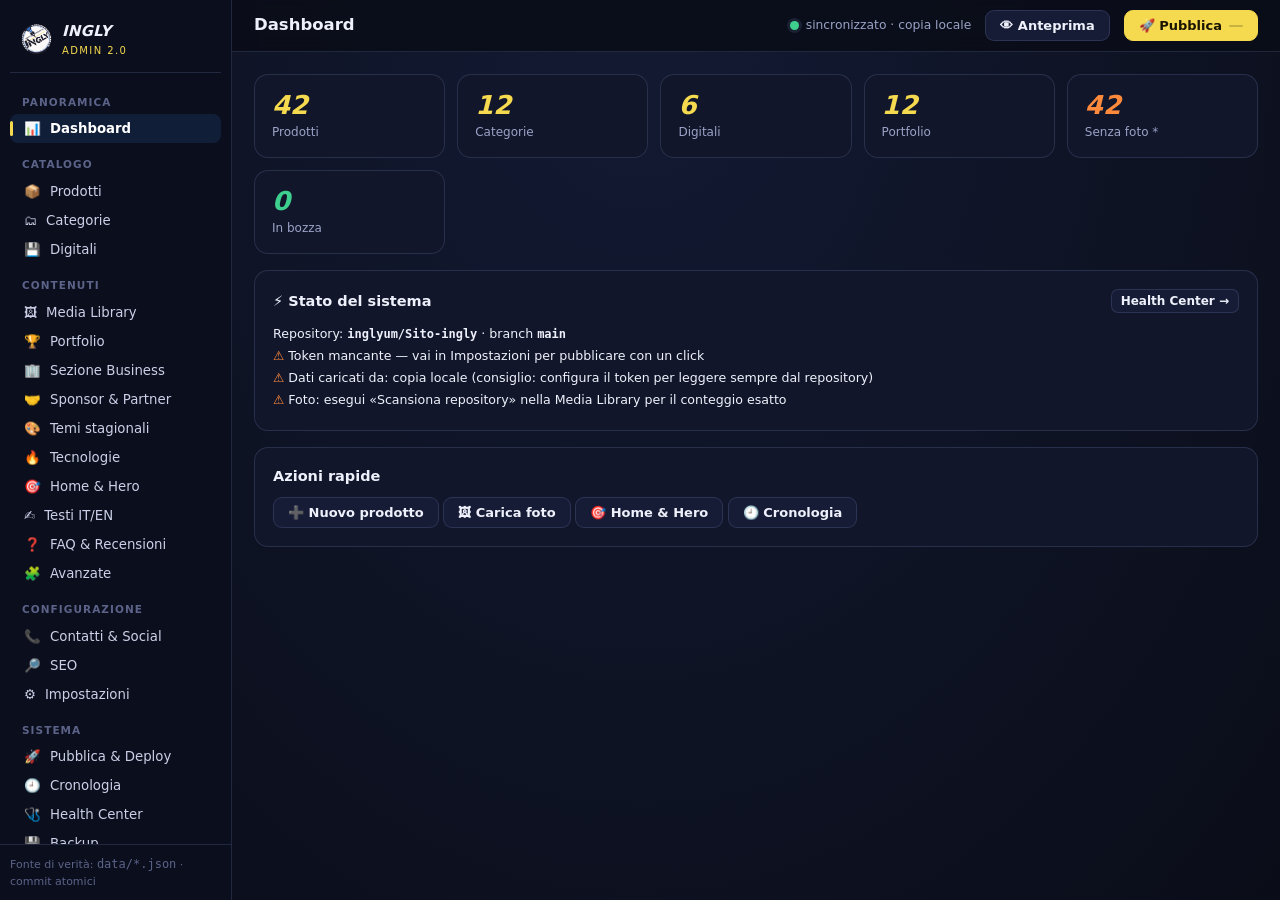
<file: admin.html>
<!DOCTYPE html>
<html lang="it">
<head>
<meta charset="UTF-8">
<meta name="viewport" content="width=device-width, initial-scale=1.0">
<title>INGLY Admin 2.0</title>
<meta name="robots" content="noindex">
<style>
:root{--bg:#0a0d18;--panel:#0b0e1c;--card:#12162a;--card2:#171c36;--ink:#eef1fb;--soft:#9aa3c7;--mut:#5c6389;--line:rgba(140,160,220,.18);--blue:#3b7de0;--laser:#f5d94e;--ok:#3ecf8e;--warn:#ff8a3c;--err:#ff5d5d;--r:14px;--mono:ui-monospace,'Cascadia Code',Menlo,Consolas,monospace}
*{margin:0;padding:0;box-sizing:border-box}
html{color-scheme:dark}
body{font-family:'Segoe UI',system-ui,sans-serif;background:radial-gradient(ellipse at 50% 0%,#131a33,#0a0d18) fixed;color:var(--ink);line-height:1.5;font-size:14px}
button{font-family:inherit;color:inherit}
::selection{background:rgba(245,217,78,.25)}
a{color:var(--blue)}
.shell{display:flex;min-height:100vh}
/* ===== Sidebar ===== */
.side{width:232px;flex:0 0 232px;background:var(--panel);border-right:1px solid var(--line);padding:16px 10px 90px;position:sticky;top:0;height:100vh;overflow-y:auto}
.brand{display:flex;align-items:center;gap:10px;padding:4px 10px 14px;border-bottom:1px solid var(--line);margin-bottom:8px}
.brand img{width:32px;height:32px}
.brand b{font-size:15px;font-style:italic;letter-spacing:.01em}
.brand span{display:block;font-size:10px;color:var(--laser);letter-spacing:.14em;text-transform:uppercase;font-style:normal}
.navlabel{padding:14px 12px 4px;font-size:10.5px;letter-spacing:.1em;text-transform:uppercase;color:var(--mut);font-weight:700}
.nit{position:relative;display:flex;align-items:center;gap:9px;width:100%;padding:7px 10px 7px 14px;border:none;background:none;border-radius:8px;font-size:13.3px;font-weight:500;color:#cbd0e8;cursor:pointer;text-align:left;transition:.12s}
.nit:hover{background:rgba(140,160,220,.07);color:var(--ink)}
.nit.on{background:rgba(59,125,224,.14);color:#fff;font-weight:600}
.nit.on::before{content:'';position:absolute;left:0;top:7px;bottom:7px;width:3px;border-radius:3px;background:var(--laser)}
.nit .bdg{margin-left:auto;font-size:10.5px;background:var(--laser);color:#1a1500;border-radius:9px;padding:0 7px;font-weight:700}
.nit .bdg:empty{display:none}
/* ===== Topbar ===== */
.main{flex:1;min-width:0;display:flex;flex-direction:column}
.top{position:sticky;top:0;z-index:30;display:flex;align-items:center;gap:14px;padding:10px 22px;background:rgba(10,13,24,.86);backdrop-filter:blur(8px);border-bottom:1px solid var(--line)}
.top h1{font-size:16.5px;font-weight:650}
.sync{display:flex;align-items:center;gap:7px;font-size:12.3px;color:var(--soft);margin-left:auto}
.dot{width:9px;height:9px;border-radius:50%;background:var(--mut);box-shadow:0 0 0 3px rgba(140,160,220,.12)}
.dot.ok{background:var(--ok)}.dot.dirty{background:var(--laser)}.dot.err{background:var(--err)}
.content{padding:22px;max-width:1160px;width:100%;margin:0 auto}
/* ===== Cards / forms ===== */
.card{background:var(--card);border:1px solid var(--line);border-radius:var(--r);padding:18px;margin-bottom:16px}
.card h3{font-size:14.5px;margin-bottom:10px;display:flex;align-items:center;gap:8px;flex-wrap:wrap}
.card h3 .sp{margin-left:auto}
.hint{font-size:12.5px;color:var(--soft)}
label{display:block;font-size:12px;color:var(--soft);margin:10px 0 4px;font-weight:600}
input[type=text],input[type=number],input[type=password],input[type=url],select,textarea{width:100%;background:#0d1122;border:1px solid var(--line);border-radius:9px;color:var(--ink);padding:8px 11px;font-size:13.5px;font-family:inherit;outline:none;transition:border .12s}
input:focus,select:focus,textarea:focus{border-color:var(--blue)}
textarea{resize:vertical;min-height:64px}
.row{display:grid;gap:12px}.row.c2{grid-template-columns:1fr 1fr}.row.c3{grid-template-columns:repeat(3,1fr)}.row.c4{grid-template-columns:repeat(4,1fr)}
@media(max-width:900px){.row.c2,.row.c3,.row.c4{grid-template-columns:1fr}.side{width:64px;flex-basis:64px}.side .brand b,.side .brand span,.side .navlabel,.nit span.t{display:none}}
.btn{display:inline-flex;align-items:center;gap:7px;background:var(--card2);border:1px solid var(--line);border-radius:9px;padding:7px 14px;font-size:13px;font-weight:600;cursor:pointer;transition:.12s}
.btn:hover{border-color:var(--blue)}
.btn.pri{background:var(--laser);border-color:var(--laser);color:#1a1500}
.btn.pri:hover{filter:brightness(1.07)}
.btn.ok{background:rgba(62,207,142,.13);border-color:rgba(62,207,142,.5);color:var(--ok)}
.btn.err{background:rgba(255,93,93,.1);border-color:rgba(255,93,93,.45);color:var(--err)}
.btn.sm{padding:4px 9px;font-size:12px;border-radius:7px}
.btn:disabled{opacity:.45;cursor:not-allowed}
.chip{display:inline-flex;align-items:center;gap:5px;font-size:11.5px;border:1px solid var(--line);border-radius:20px;padding:2px 10px;color:var(--soft)}
.chip.ok{color:var(--ok);border-color:rgba(62,207,142,.4)}.chip.warn{color:var(--warn);border-color:rgba(255,138,60,.4)}.chip.err{color:var(--err);border-color:rgba(255,93,93,.4)}.chip.laser{color:var(--laser);border-color:rgba(245,217,78,.4)}
/* tables */
table{width:100%;border-collapse:collapse;font-size:13.3px}
th{font-size:11px;text-transform:uppercase;letter-spacing:.07em;color:var(--mut);text-align:left;padding:6px 8px;border-bottom:1px solid var(--line)}
td{padding:7px 8px;border-bottom:1px solid rgba(140,160,220,.08);vertical-align:middle}
tr.rowc{cursor:pointer}tr.rowc:hover td{background:rgba(140,160,220,.05)}
.mono{font-family:var(--mono);font-size:12px}
.pill{font-size:11px;border-radius:6px;padding:1px 7px;background:var(--card2);border:1px solid var(--line)}
/* dashboard */
.dash{display:grid;grid-template-columns:repeat(auto-fit,minmax(160px,1fr));gap:12px;margin-bottom:16px}
.dcard{background:var(--card);border:1px solid var(--line);border-radius:var(--r);padding:15px 17px}
.dcard b{display:block;font-size:26px;font-style:italic;color:var(--laser);line-height:1.2}
.dcard span{font-size:12px;color:var(--soft)}
.dcard.w b{color:var(--warn)}.dcard.g b{color:var(--ok)}
/* media grid */
.mgrid{display:grid;grid-template-columns:repeat(auto-fill,minmax(128px,1fr));gap:11px}
.mit{background:var(--card2);border:1px solid var(--line);border-radius:11px;overflow:hidden;position:relative}
.mit img{width:100%;height:96px;object-fit:cover;display:block;background:#0d1122}
.mit .nm{font-size:10.6px;padding:5px 7px 1px;font-family:var(--mono);white-space:nowrap;overflow:hidden;text-overflow:ellipsis;color:var(--soft)}
.mit .meta{font-size:10px;color:var(--mut);padding:0 7px 5px}
.mit .tag{position:absolute;top:6px;left:6px;font-size:9.5px;font-weight:700;border-radius:5px;padding:1px 6px;background:rgba(10,13,24,.82)}
.mit .tag.st{color:var(--laser)}.mit .tag.rp{color:var(--ok)}.mit .tag.or{color:var(--warn)}
.mit .x{position:absolute;top:5px;right:5px;background:rgba(10,13,24,.85);border:1px solid var(--line);border-radius:6px;width:22px;height:22px;cursor:pointer;font-size:11px;display:grid;place-items:center}
.drop{border:1.5px dashed rgba(140,160,220,.4);border-radius:12px;padding:26px;text-align:center;color:var(--soft);cursor:pointer;transition:.15s;font-size:13px}
.drop:hover,.drop.on{border-color:var(--laser);color:var(--ink);background:rgba(245,217,78,.04)}
/* publish pipeline — the laser line */
.pipe{position:relative;margin:14px 0 6px;padding-left:26px}
.pipe::before{content:'';position:absolute;left:8px;top:8px;bottom:8px;width:2px;background:var(--line);border-radius:2px}
.beam{position:absolute;left:8px;top:8px;width:2px;background:linear-gradient(var(--laser),rgba(245,217,78,.25));border-radius:2px;box-shadow:0 0 10px rgba(245,217,78,.55);height:0;transition:height .5s}
.pst{position:relative;padding:5px 0;font-size:13.2px;color:var(--mut);display:flex;gap:9px;align-items:baseline}
.pst::before{content:'';position:absolute;left:-23px;top:11px;width:9px;height:9px;border-radius:50%;background:var(--card2);border:1.5px solid var(--line)}
.pst.run{color:var(--ink)}.pst.run::before{background:var(--laser);border-color:var(--laser);box-shadow:0 0 8px rgba(245,217,78,.7);animation:pl 1.1s infinite}
.pst.done{color:var(--soft)}.pst.done::before{background:var(--ok);border-color:var(--ok)}
.pst.fail{color:var(--err)}.pst.fail::before{background:var(--err);border-color:var(--err)}
.pst small{color:var(--mut);font-size:11.5px}
@keyframes pl{50%{box-shadow:0 0 3px rgba(245,217,78,.4)}}
/* modal + toast */
.ovl{position:fixed;inset:0;background:rgba(6,8,16,.65);backdrop-filter:blur(3px);z-index:60;display:none;align-items:flex-start;justify-content:center;padding:7vh 16px;overflow-y:auto}
.ovl.on{display:flex}
.modal{width:min(640px,100%);background:#11152a;border:1px solid var(--line);border-radius:16px;padding:20px;box-shadow:0 24px 60px rgba(0,0,0,.5)}
.modal h3{font-size:15px;margin-bottom:6px}
#toast{position:fixed;left:50%;bottom:26px;transform:translateX(-50%) translateY(80px);background:#171c36;border:1px solid var(--line);border-radius:12px;padding:10px 18px;font-size:13.3px;z-index:80;opacity:0;transition:.25s;box-shadow:0 10px 30px rgba(0,0,0,.45);max-width:min(560px,92vw)}
#toast.on{opacity:1;transform:translateX(-50%)}
.hr{border:none;border-top:1px solid var(--line);margin:14px 0}
.list-it{display:flex;gap:10px;align-items:center;padding:8px 10px;border:1px solid var(--line);border-radius:10px;margin-bottom:8px;background:var(--card2)}
.gal{display:flex;gap:8px;flex-wrap:wrap;margin-top:6px}
.gal .g{position:relative;width:74px;height:74px;border-radius:9px;overflow:hidden;border:1px solid var(--line)}
.gal .g img{width:100%;height:100%;object-fit:cover}
.gal .g .x{position:absolute;top:3px;right:3px;width:19px;height:19px;font-size:10px;background:rgba(10,13,24,.85);border:1px solid var(--line);border-radius:5px;cursor:pointer;display:grid;place-items:center}
.gal .g .mv{position:absolute;bottom:3px;left:3px;display:flex;gap:3px}
.gal .g .mv button{width:19px;height:19px;font-size:10px;background:rgba(10,13,24,.85);border:1px solid var(--line);border-radius:5px;cursor:pointer}
.searchrow{display:flex;gap:10px;flex-wrap:wrap;align-items:center;margin-bottom:12px}
.searchrow input,.searchrow select{width:auto;flex:1;min-width:140px}
.hlog{font-size:12.6px;line-height:1.75}
.hlog .ok::before{content:'✔ ';color:var(--ok)}.hlog .warn::before{content:'⚠ ';color:var(--warn)}.hlog .err::before{content:'✖ ';color:var(--err)}
.kv{font-size:12.5px;color:var(--soft)}.kv b{color:var(--ink);font-weight:600}
.view{display:none}.view.on{display:block}
.emoji-in{width:64px!important;text-align:center;font-size:18px}
.footbar{position:fixed;left:0;bottom:0;width:232px;padding:10px;background:var(--panel);border-top:1px solid var(--line);border-right:1px solid var(--line);font-size:11px;color:var(--mut);z-index:31}
@media(max-width:900px){.footbar{display:none}}
</style>
</head>
<body>
<script src="assets/js/artwork.js"></script>
<div class="shell">
<aside class="side">
  <div class="brand"><img src="assets/images/logo.png" onerror="this.style.display='none'" alt=""><div><b>INGLY</b><span>Admin 2.0</span></div></div>
  <div id="nav"></div>
</aside>
<div class="footbar">Fonte di verità: <span class="mono">data/*.json</span> · commit atomici</div>
<div class="main">
  <div class="top">
    <h1 id="vtitle">Dashboard</h1>
    <div class="sync"><span class="dot" id="syncDot"></span><span id="syncTxt">caricamento…</span></div>
    <button class="btn" id="goPrev" title="Apri il sito con i dati in bozza">👁 Anteprima</button>
  <button class="btn pri" id="goPub">🚀 Pubblica <span id="pubN" class="pill" style="background:rgba(0,0,0,.18);border:none"></span></button>
  </div>
  <div class="content">

  <!-- ============ DASHBOARD ============ -->
  <section class="view" id="v-dash">
    <div class="dash" id="dashCards"></div>
    <div class="card"><h3>⚡ Stato del sistema <button class="btn sm sp" data-go="health">Health Center →</button></h3><div class="hlog" id="dashHealth">…</div></div>
    <div class="card"><h3>Azioni rapide</h3>
      <button class="btn" data-go="prod">➕ Nuovo prodotto</button>
      <button class="btn" data-go="media">🖼 Carica foto</button>
      <button class="btn" data-go="hero">🎯 Home & Hero</button>
      <button class="btn" data-go="hist">🕘 Cronologia</button>
    </div>
  </section>

  <!-- ============ PRODOTTI ============ -->
  <section class="view" id="v-prod">
    <div class="searchrow">
      <input type="text" id="pSearch" placeholder="Cerca prodotto…">
      <select id="pCatF"></select>
      <button class="btn pri" id="pNew">➕ Nuovo prodotto</button>
    </div>
    <div class="card" style="padding:8px 12px"><table id="pTable"></table></div>
  </section>

  <!-- ============ CATEGORIE ============ -->
  <section class="view" id="v-cats">
    <div class="searchrow"><span class="hint">Le categorie e sottocategorie sono completamente dinamiche. L'integrità dei prodotti collegati è controllata automaticamente.</span><button class="btn pri" id="cNew" style="margin-left:auto">➕ Nuova categoria</button></div>
    <div id="catList"></div>
  </section>

  <!-- ============ DIGITALI ============ -->
  <section class="view" id="v-dig">
    <div class="searchrow"><span class="hint">File digitali in vendita (SVG, DXF, STL…).</span><button class="btn pri" id="dNew" style="margin-left:auto">➕ Nuovo digitale</button></div>
    <div class="card" style="padding:8px 12px"><table id="dTable"></table></div>
  </section>

  <!-- ============ MEDIA ============ -->
  <section class="view" id="v-media">
    <div class="card"><h3>📥 Carica immagini <span class="chip laser sp">compressione automatica → WEBP</span></h3>
      <div class="drop" id="mDrop">Trascina qui le immagini (anche più di una) oppure clicca<br><small class="hint">JPG/PNG → ridimensionate max 1600px e convertite in WEBP · SVG passa senza modifiche</small></div>
      <input type="file" id="mFile" accept="image/*,.svg" multiple hidden>
      <div id="mAssign" style="display:none;margin-top:14px">
        <h3 style="font-size:13.5px;margin-bottom:6px">Scegli destinazione per ogni immagine</h3>
        <div class="row c3" style="align-items:end;margin-bottom:10px">
          <div><label>Applica a tutte — destinazione</label><select id="mAllDest"></select></div>
          <div><label>Applica a tutte — ruolo</label><select id="mAllSlot"><option value="main">Foto principale</option><option value="gal">Gallery</option><option value="both">Principale + Gallery</option></select></div>
          <div><button class="btn sm" id="mApplyAll">⇊ Applica a tutte</button></div>
        </div>
        <div id="mRows"></div>
        <div style="display:flex;gap:10px;margin-top:12px">
          <button class="btn ok" id="mDoAssign">📌 Assegna e metti in pubblicazione</button>
          <button class="btn" id="mCancel">Annulla</button>
        </div>
      </div>
    </div>
    <div class="card"><h3>🗂 Libreria <span class="sp"></span>
      <button class="btn sm" id="mScan">🔍 Scansiona repository</button>
      <input type="text" id="mSearch" placeholder="Cerca…" style="width:160px">
    </h3>
    <div class="hint" id="mStats" style="margin-bottom:10px"></div>
    <div id="mSelBar" style="display:none;position:sticky;top:56px;z-index:20;background:var(--card2);border:1px solid var(--laser);border-radius:11px;padding:9px 13px;margin-bottom:11px;display:none;align-items:center;gap:10px;flex-wrap:wrap">
      <b id="mSelN" style="color:var(--laser)"></b>
      <button class="btn sm ok" id="mSelAssign">📌 Assegna a un prodotto</button>
      <button class="btn sm" id="mSelCat">🗂 Imposta come sfondo categoria</button>
      <button class="btn sm err" id="mSelDel">🗑 Elimina dal repository</button>
      <button class="btn sm" id="mSelNone" style="margin-left:auto">Deseleziona</button>
    </div>
    <div style="display:flex;gap:14px;flex-wrap:wrap;margin-bottom:10px" class="hint">
      <label style="margin:0;display:flex;gap:6px;align-items:center;font-weight:500"><input type="checkbox" id="mHideVar" checked style="width:auto"> Raggruppa le varianti responsive</label>
      <label style="margin:0;display:flex;gap:6px;align-items:center;font-weight:500"><input type="checkbox" id="mOnlyOrph" style="width:auto"> Mostra solo le orfane</label>
      <label style="margin:0;display:flex;gap:6px;align-items:center;font-weight:500"><input type="checkbox" id="mOnlyDup" style="width:auto"> Mostra solo i doppioni</label>
      <button class="btn sm" id="mSelAll">Seleziona tutte le visibili</button>
    </div>
    <div class="mgrid" id="mGrid"></div></div>
  </section>

  <!-- ============ PORTFOLIO ============ -->
  <section class="view" id="v-port">
    <div class="card"><h3>📸 Instagram</h3>
      <div class="row c2">
        <div><label>Profilo Instagram (handle o URL)</label><input type="text" data-b="CONFIG.social.instagram"></div>
        <div style="align-self:end"><span class="hint">Ogni tessera qui sotto può avere il link a un post: la foto la carichi tu, il click porta al post.</span></div>
      </div></div>
    <div class="searchrow"><span class="hint">Le tessere compaiono in Portfolio, Lavori recenti e Dal laboratorio. La foto sostituisce il segnaposto colorato ovunque, automaticamente.</span><span style="margin-left:auto"></span>
      <button class="btn pri" id="ptBulk">📷 Carica più foto</button>
      <button class="btn" id="ptLib">🗂 Dalla libreria</button>
      <button class="btn" id="ptCat">📦 Dal catalogo</button>
      <button class="btn" id="ptNew">➕ Tessera vuota</button></div>
    <div id="portList"></div>
  </section>

  <!-- ============ HOME & HERO ============ -->
  <section class="view" id="v-hero">
    <div class="card"><h3>🎯 Prodotti in evidenza nella Hero</h3>
      <div class="hint">Le 3 card della Home leggono nome, prezzo, materiale e foto direttamente dal catalogo: qui scegli <b>quali</b> prodotti mostrare.</div>
      <div class="row c3" id="heroPick" style="margin-top:8px"></div>
    </div>
    <div class="card"><h3>🎬 Video Hero (opzionale)</h3>
      <label>URL video mp4 (vuoto = nessun video)</label><input type="url" id="heroVideo" data-b="CONFIG.heroVideo">
    </div>
    <div class="card"><h3>🏭 Visual della sezione «Chi siamo»</h3>
      <div class="hint">Il riquadro a destra di «Artigianato, guidato dai laser»: puoi lasciare il logo animato oppure mettere una tua foto o una clip video.</div>
      <div class="row c2" style="margin-top:8px">
        <div><label>Cosa mostrare</label><select id="abTipo">
          <option value="logo">Logo animato (predefinito)</option>
          <option value="immagine">Immagine personalizzata</option>
          <option value="video">Video / clip (mp4)</option></select></div>
        <div><label>&nbsp;</label><div style="display:flex;gap:8px"><button class="btn" id="abPick">📷 Carica immagine</button><button class="btn sm err" id="abClear">Rimuovi</button></div></div>
      </div>
      <div id="abVideoRow" style="display:none"><label>URL del video mp4</label><input type="text" id="abVideo" placeholder="https://…/clip.mp4"></div>
      <div id="abPrev" style="margin-top:10px"></div>
    </div>
    <div class="card"><h3>📊 Statistiche in Home</h3>
      <div class="row c4">
        <div><label>Pezzi realizzati</label><input type="number" data-b="CONFIG.statistiche.pezzi"></div>
        <div><label>Clienti</label><input type="number" data-b="CONFIG.statistiche.clienti"></div>
        <div><label>Materiali</label><input type="number" data-b="CONFIG.statistiche.materiali"></div>
        <div><label>Puntualità %</label><input type="number" data-b="CONFIG.statistiche.puntualita"></div>
      </div>
      <label>Rating</label><input type="text" style="width:120px" data-b="CONFIG.statistiche.rating">
    </div>
  </section>

  <!-- ============ SPONSOR & PARTNER ============ -->
  <section class="view" id="v-sponsor">
    <div class="card"><h3>🤝 Sezione Sponsor & Partner <span class="chip sp" id="spState"></span></h3>
      <div class="hint">Compare in fondo a ogni pagina, sopra il piè di pagina. I loghi restano <b>a colori</b>;
       puoi passare al bianco e nero (che si colora al passaggio del mouse) se preferisci un effetto più sobrio.</div>
      <div class="row c3" style="margin-top:8px">
        <div><label>Sezione</label><select data-b="CONTENT.SPONSORS.attivo"><option value="true">Visibile</option><option value="false">Nascosta</option></select></div>
        <div><label>Loghi</label><select data-b="CONTENT.SPONSORS.grigio"><option value="false">A colori</option><option value="true">Bianco e nero (colore al passaggio)</option></select></div>
        <div><label>Link dell'invito</label><input type="text" data-b="CONTENT.SPONSORS.ctaLink" placeholder="#/contatti"></div>
      </div>
      <div class="row c2">
        <div><label>Titolo (IT)</label><input type="text" data-b="CONTENT.SPONSORS.titolo.it"></div>
        <div><label>Title (EN)</label><input type="text" data-b="CONTENT.SPONSORS.titolo.en"></div>
      </div>
      <div class="row c2">
        <div><label>Sottotitolo (IT)</label><input type="text" data-b="CONTENT.SPONSORS.sottotitolo.it"></div>
        <div><label>Subtitle (EN)</label><input type="text" data-b="CONTENT.SPONSORS.sottotitolo.en"></div>
      </div>
      <div class="row c2">
        <div><label>Invito finale (IT)</label><input type="text" data-b="CONTENT.SPONSORS.cta.it" placeholder="Vuoi comparire qui? Scrivici."></div>
        <div><label>Closing line (EN)</label><input type="text" data-b="CONTENT.SPONSORS.cta.en"></div>
      </div>
    </div>

    <div class="card"><h3>Partner in elenco <span class="chip sp" id="spCount"></span>
      <span class="sp"></span><button class="btn pri sm" id="spNew">➕ Aggiungi partner</button></h3>
      <div class="hint">Livelli: <b>Gold</b> occupa spazio doppio con logo più grande, <b>Silver</b> e <b>Bronze</b> spazio normale.
       È la struttura più usata per gli accordi a pagamento.</div>
      <div id="spList" style="margin-top:11px"></div>
    </div>
  </section>

  <!-- ============ TEMI STAGIONALI ============ -->
  <section class="view" id="v-themes">
    <div class="card"><h3>🎨 Tema attivo <span class="chip laser sp" id="thNow"></span></h3>
      <div class="row c3" style="align-items:end">
        <div><label>Tema selezionato a mano</label><select id="thSel"></select></div>
        <div><label>Programmazione automatica</label><select id="thAuto">
          <option value="true">Accesa — il calendario decide</option><option value="false">Spenta — comando manuale</option></select></div>
        <div><button class="btn pri" id="thApplyNow">⚡ Applica ora a tutto il sito</button></div>
      </div>
      <div class="hint" id="thWhy" style="margin-top:8px"></div>
    </div>

    <div class="card"><h3>📅 Calendario dei temi attivi</h3>
      <div class="hint">Solo i temi «in calendario» partecipano al cambio automatico. Vince quello con priorità più alta tra quelli in finestra.</div>
      <div id="thPlan" style="margin-top:10px"></div>
    </div>

    <div class="card"><h3>📣 Fascia promozionale <span class="chip sp" id="promoState"></span></h3>
      <div class="hint">La striscia in cima al sito. Con le date si accende e si spegne da sola (formato MM-GG);
       lasciando le date vuote resta sempre attiva quando è accesa.</div>
      <div class="row c3" style="margin-top:8px">
        <div><label>Stato</label><select data-b="CONTENT.PROMO.attivo"><option value="true">Accesa</option><option value="false">Spenta</option></select></div>
        <div><label>Dal (MM-GG)</label><input type="text" data-b="CONTENT.PROMO.dal" placeholder="11-20"></div>
        <div><label>Al (MM-GG)</label><input type="text" data-b="CONTENT.PROMO.al" placeholder="12-01"></div>
      </div>
      <div class="row c2">
        <div><label>Testo (IT)</label><input type="text" data-b="CONTENT.PROMO.testo.it"></div>
        <div><label>Text (EN)</label><input type="text" data-b="CONTENT.PROMO.testo.en"></div>
      </div>
      <div class="row c3">
        <div><label>Pulsante (IT)</label><input type="text" data-b="CONTENT.PROMO.cta.it"></div>
        <div><label>Button (EN)</label><input type="text" data-b="CONTENT.PROMO.cta.en"></div>
        <div><label>Link</label><input type="text" data-b="CONTENT.PROMO.link" placeholder="#/shop"></div>
      </div>
      <label>Colori della fascia (2 hex, virgola)</label><input type="text" data-b="CONTENT.PROMO.colori">
      <div style="margin-top:12px"><b class="hint">Anteprima</b><div id="promoPrev" style="margin-top:6px"></div></div>
    </div>

    <div class="card"><h3>📚 Libreria temi <span class="chip sp" id="thCount"></span></h3>
      <div class="searchrow">
        <input type="text" id="thQ" placeholder="Cerca tema, mood, parola chiave…">
        <select id="thFilter"><option value="">Tutti</option><option value="cal">In calendario</option><option value="art">Con artwork</option><option value="stag">Stagionali</option></select>
        <button class="btn" id="thNew">➕ Nuovo tema</button>
        <button class="btn" id="thExp">⬇ Esporta</button>
        <button class="btn" id="thImpBtn">⬆ Importa</button>
        <input type="file" id="thImp" accept=".json" hidden>
      </div>
      <div id="thGrid" style="display:grid;grid-template-columns:repeat(auto-fill,minmax(230px,1fr));gap:11px"></div>
    </div>
  </section>

  <!-- ============ TECNOLOGIE ============ -->
  <section class="view" id="v-tech">
    <div class="searchrow"><span class="hint">Le schede «🔥 Tecnologie» del sito: aggiungi, modifica, riordina o elimina.</span><button class="btn pri" id="techNew" style="margin-left:auto">➕ Nuova tecnologia</button></div>
    <div id="techList"></div>
  </section>

  <!-- ============ TESTI ============ -->
  <section class="view" id="v-texts">
    <div class="searchrow"><input type="text" id="tSearch" placeholder="Cerca testo o chiave…"><span class="chip" id="tCount"></span></div>
    <div class="card" style="padding:8px 12px"><table id="tTable"></table></div>
  </section>

  <!-- ============ FAQ & RECENSIONI ============ -->
  <section class="view" id="v-faq">
    <div class="card"><h3>❓ FAQ <button class="btn sm sp" id="fNew">➕ Aggiungi</button></h3><div id="faqList"></div></div>
    <div class="card"><h3>⭐ Recensioni <button class="btn sm sp" id="rNew">➕ Aggiungi</button></h3><div id="revList"></div></div>
  </section>

  <!-- ============ AVANZATE ============ -->
  <section class="view" id="v-adv">
    <div class="card"><h3>🧩 Sezioni avanzate del catalogo</h3>
      <div class="hint">Materiali, tecnologie, step, font, opzioni: modifica guidata in JSON con validazione. Il formato viene controllato prima di accettare la modifica — impossibile rompere il sito.</div>
      <label>Sezione</label><select id="advSec"></select>
      <textarea id="advTa" class="mono" style="min-height:300px;margin-top:8px"></textarea>
      <div style="margin-top:10px;display:flex;gap:10px"><button class="btn ok" id="advSave">✔ Valida e applica</button><span class="hint" id="advMsg"></span></div>
    </div>
  </section>

  <!-- ============ BUSINESS ============ -->
  <section class="view" id="v-biz">
    <div class="card"><h3>🏢 Titoli della sezione Business</h3>
      <div class="hint">È la sezione «Ingly Business — Il tuo brand, marcato per sempre».</div>
      <div id="bizTexts"></div>
    </div>
    <div class="card"><h3>🧱 Servizi Business <button class="btn sm sp" id="bizNew">➕ Aggiungi servizio</button></h3>
      <div id="bizList"></div>
    </div>
  </section>

  <!-- ============ CONTATTI & SOCIAL ============ -->
  <section class="view" id="v-contacts">
    <div class="card"><h3>📞 Contatti</h3>
      <div class="row c2">
        <div><label>Email</label><input type="text" data-b="CONFIG.email"></div>
        <div><label>WhatsApp (link)</label><input type="url" data-b="CONFIG.whatsapp"></div>
      </div>
      <label>Copyright</label><input type="text" data-b="CONFIG.copyright">
      <label>Riga legale</label><input type="text" data-b="CONFIG.legale">
      <div class="row c2" style="margin-top:4px">
        <div><label>Formspree preventivi (endpoint)</label><input type="text" data-b="CONFIG.moduli.formspreePreventivo"></div>
        <div><label>Formspree newsletter (endpoint)</label><input type="text" data-b="CONFIG.moduli.formspreeNewsletter"></div>
      </div>
    </div>
    <div class="card"><h3>💬 Pulsante WhatsApp del sito <span class="chip laser sp">visibile su tutte le pagine</span></h3>
      <div class="hint">Il pulsante verde flottante in basso a destra: porta direttamente alla tua chat WhatsApp.</div>
      <div class="row c3">
        <div><label>Numero (con prefisso, solo cifre)</label><input type="text" data-b="CONFIG.whatsappFab.numero" placeholder="393331234567"></div>
        <div><label>Messaggio precompilato</label><input type="text" data-b="CONFIG.whatsappFab.messaggio" placeholder="Ciao! Vorrei un preventivo"></div>
        <div><label>Attivo</label><select data-b="CONFIG.whatsappFab.attivo"><option value="true">Sì, mostra il pulsante</option><option value="false">No, nascondi</option></select></div>
      </div>
      <div class="row c2">
        <div><label>Etichetta (IT)</label><input type="text" data-b="CONFIG.whatsappFab.etichetta.it" placeholder="Scrivici su WhatsApp"></div>
        <div><label>Etichetta (EN)</label><input type="text" data-b="CONFIG.whatsappFab.etichetta.en" placeholder="Chat on WhatsApp"></div>
      </div>
    </div>
    <div class="card"><h3>🌐 Profili social</h3>
      <div class="row c2">
        <div><label>Instagram</label><input type="url" data-b="CONFIG.social.instagram"></div>
        <div><label>Facebook</label><input type="url" data-b="CONFIG.social.facebook"></div>
        <div><label>TikTok</label><input type="url" data-b="CONFIG.social.tiktok"></div>
        <div><label>Pinterest</label><input type="url" data-b="CONFIG.social.pinterest"></div>
        <div><label>Etsy</label><input type="url" data-b="CONFIG.social.etsy"></div>
        <div><label>WhatsApp</label><input type="url" data-b="CONFIG.social.whatsapp"></div>
      </div>
      <div class="hint" style="margin-top:8px">I link delle icone nel footer (social.json) vengono allineati automaticamente a questi valori alla pubblicazione.</div>
    </div>
  </section>

  <!-- ============ SEO ============ -->
  <section class="view" id="v-seo">
    <div class="card"><h3>🔎 SEO del sito</h3>
      <label>Dominio</label><input type="url" data-b="CONFIG.seo.dominio">
      <label>Titolo (tag title)</label><input type="text" data-b="CONFIG.seo.titolo">
      <label>Descrizione (meta description)</label><textarea data-b="CONFIG.seo.descrizione"></textarea>
      <label>Keywords</label><textarea data-b="CONFIG.seo.keywords"></textarea>
      <div class="row c3">
        <div><label>Azienda</label><input type="text" data-b="CONFIG.seo.azienda"></div>
        <div><label>Città</label><input type="text" data-b="CONFIG.seo.citta"></div>
        <div><label>Telefono</label><input type="text" data-b="CONFIG.seo.telefono"></div>
      </div>
      <div class="hint" style="margin-top:10px" id="seoLen"></div>
      <hr class="hr"><h3 style="font-size:13.5px">Anteprima su Google</h3>
      <div id="seoPrev" style="background:#0d1122;border:1px solid var(--line);border-radius:10px;padding:12px 14px;max-width:600px"></div>
      <div class="hint" style="margin-top:10px">Alla pubblicazione vengono rigenerati automaticamente <span class="mono">sitemap.xml</span> (con tutte le pagine e tutti i prodotti) e <span class="mono">robots.txt</span>.</div>
    </div>
  </section>

  <!-- ============ PUBBLICA ============ -->
  <section class="view" id="v-pub">
    <div id="pubCheck"></div>
    <div class="card"><h3>📦 Modifiche in attesa <span class="chip laser sp" id="pubChip"></span></h3>
      <div id="pubList" class="hint">Nessuna modifica.</div>
      <hr class="hr">
      <label>Messaggio del commit</label><input type="text" id="pubMsg" placeholder="Aggiornamento contenuti">
      <div style="display:flex;gap:10px;margin-top:12px;flex-wrap:wrap">
        <button class="btn pri" id="pubGo">🚀 Pubblica tutto (commit unico)</button>
        <button class="btn" id="pubReload">↺ Scarta e ricarica da GitHub</button>
      </div>
    </div>
    <div class="card"><h3>🛰 Pipeline di pubblicazione</h3>
      <div class="pipe"><div class="beam" id="beam"></div><div id="pipeSteps"></div></div>
      <div class="hint" id="pubOut"></div>
      <div style="margin-top:12px"><button class="btn" id="pubVerify">🔍 Verifica ora il sito online</button>
      <button class="btn" id="pubDiag">🩺 Diagnosi GitHub Pages</button></div>
    </div>
  </section>

  <!-- ============ CRONOLOGIA ============ -->
  <section class="view" id="v-hist">
    <div class="card"><h3>🕘 Cronologia pubblicazioni <button class="btn sm sp" id="histRefresh">↺ Aggiorna</button></h3>
      <div id="histList" class="hint">…</div>
      <div class="hint" style="margin-top:10px">«Ripristina» carica i dati di quel commit come <b>bozza</b> nell'Admin: controlli e poi pubblichi (nessuna modifica avviene senza un tuo commit).</div>
    </div>
  </section>

  <!-- ============ HEALTH ============ -->
  <section class="view" id="v-health">
    <div class="card"><h3>🩺 Health Center <button class="btn pri sm sp" id="hRun">▶ Esegui tutti i controlli</button></h3>
      <div class="hint">Agenti di controllo: Sync · Dati · Media · Deploy · SEO. Segnalano i problemi prima che diventino errori visibili sul sito.</div>
      <hr class="hr"><div class="hlog" id="hLog">Premi «Esegui».</div>
    </div>
  </section>

  <!-- ============ BACKUP ============ -->
  <section class="view" id="v-backup">
    <div class="card"><h3>💾 Backup completo</h3>
      <div class="hint">Esporta tutti i dati del sito in un unico file. L'importazione carica il backup come bozza da pubblicare.</div>
      <div style="display:flex;gap:10px;margin-top:12px">
        <button class="btn ok" id="bkExp">⬇ Esporta backup</button>
        <button class="btn" id="bkImpBtn">⬆ Importa backup</button>
        <input type="file" id="bkImp" accept=".json" hidden>
      </div>
    </div>
  </section>

  <!-- ============ IMPOSTAZIONI ============ -->
  <section class="view" id="v-set">
    <div class="card"><h3>🔗 Repository GitHub</h3>
      <div class="row c3">
        <div><label>Owner</label><input type="text" id="sOwner"></div>
        <div><label>Repository</label><input type="text" id="sRepo"></div>
        <div><label>Branch</label><input type="text" id="sBranch"></div>
      </div>
      <label>Token (fine-grained · solo questo repo · Contents: Read and write)</label>
      <input type="password" id="sTok" placeholder="github_pat_…">
      <div style="display:flex;gap:14px;align-items:center;margin-top:8px;flex-wrap:wrap">
        <label style="margin:0;display:flex;gap:6px;align-items:center;font-weight:500"><input type="checkbox" id="sRemember" style="width:auto"> Ricorda il token su questo computer</label>
        <button class="btn" id="sTest">🧪 Test connessione</button><span class="hint" id="sTestOut"></span>
      </div>
      <div class="hint" style="margin-top:10px">Come crearlo: GitHub → foto profilo → Settings → Developer settings → Personal access tokens → Fine-grained → Generate. Repository access: <b>solo questo repository</b> · Permissions: <b>Contents → Read and write</b> (facoltativo: Pages → Read per lo stato del deploy).</div>
    </div>
    <div class="card"><h3>🧭 Diagnosi caricamento dati</h3><div class="kv" id="loadDiag">—</div>
      <div style="margin-top:10px"><button class="btn" id="sReload">↺ Riprova a caricare i dati</button></div></div>
    <div class="card"><h3>ℹ️ Sito</h3><div class="kv" id="setInfo"></div></div>
  </section>

  </div>
</div>
</div>
<div class="ovl" id="ovl"><div class="modal" id="modal"></div></div>
<div id="toast"></div>
<script>
/* ================================================================
   INGLY ADMIN 2.0 — motore
   Fonte di verità: data/*.json · pubblicazione atomica via Git Data API
   ================================================================ */
'use strict';
const $=id=>document.getElementById(id);
const esc=s=>String(s??'').replace(/[&<>"]/g,c=>({'&':'&amp;','<':'&lt;','>':'&gt;','"':'&quot;'}[c]));
let toastT;function toast(m){$('toast').textContent=m;$('toast').classList.add('on');clearTimeout(toastT);toastT=setTimeout(()=>$('toast').classList.remove('on'),3400)}
function modal(html){$('modal').innerHTML=html;$('ovl').classList.add('on')}
function closeModal(){$('ovl').classList.remove('on')}
$('ovl').addEventListener('click',e=>{if(e.target.id==='ovl')closeModal()});

/* ---------- impostazioni ---------- */
const SET=Object.assign({owner:'inglyum',repo:'Sito-ingly',branch:'main',remember:false},JSON.parse(localStorage.getItem('ingly2_set')||'{}'));
let AUTODETECTED=false;
(function autodetect(){try{const h=location.hostname.toLowerCase();
 if(!/\.github\.io$/.test(h))return; /* dominio personalizzato o locale: valgono le impostazioni salvate */
 const owner=h.split('.')[0];
 const parts=location.pathname.split('/').filter(Boolean);
 const first=(parts[0]||'').replace(/\.html$/,'');
 const repo=(first&&first!=='admin'&&first!=='index')?parts[0]:h; /* user-site → repo = owner.github.io */
 if(SET.owner!==owner||SET.repo!==repo){SET.owner=owner;SET.repo=repo;saveSet()}
 AUTODETECTED=true;
}catch(e){}})();
function saveSet(){localStorage.setItem('ingly2_set',JSON.stringify({owner:SET.owner,repo:SET.repo,branch:SET.branch,remember:SET.remember}))}
function token(){return (SET.remember?localStorage.getItem('ingly2_tok'):sessionStorage.getItem('ingly2_tok'))||''}
function setToken(t){if(SET.remember)localStorage.setItem('ingly2_tok',t);else sessionStorage.setItem('ingly2_tok',t)}
const API=()=>`https://api.github.com/repos/${SET.owner}/${SET.repo}`;
const LIVE=()=>`https://${SET.owner.toLowerCase()}.github.io/${SET.repo}/`;
function ghH(extra){const h=Object.assign({Accept:'application/vnd.github+json'},extra||{});const t=token();if(t)h.Authorization='Bearer '+t;return h}
async function gh(path,opt){const r=await fetch(API()+path,Object.assign({headers:ghH((opt||{}).headers)},opt));
 if(!r.ok){const b=await r.text().catch(()=>'');
  if(r.status===403&&r.headers.get('x-ratelimit-remaining')==='0')throw new Error('GitHub RATELIMIT su '+path);
  throw new Error('GitHub '+r.status+' su '+path+(b?' — '+b.slice(0,140):''))}
 return r.status===204?null:r.json()}
function ghErrHint(e){const m=String(e.message||e);
 if(m.includes('RATELIMIT'))return 'Limite API di GitHub superato (60 richieste/ora senza token). Inserisci il token in Impostazioni: il limite sale a 5000/ora.';
 if(m.includes(' 401 '))return 'Token non valido o scaduto: creane uno nuovo (Developer settings → Fine-grained tokens).';
 if(m.includes(' 404 '))return 'Il token non vede il repository '+SET.owner+'/'+SET.repo+': rigenera il token selezionando ESATTAMENTE questo repository (controlla il nome in Impostazioni).';
 if(m.includes(' 403 '))return 'Permessi insufficienti sul repository '+SET.owner+'/'+SET.repo+': il token deve avere Contents → Read and write per QUESTO repository (o è un token di un altro repo).';
 if(m.includes('Failed to fetch'))return 'Rete non raggiungibile o richiesta bloccata dal browser.';
 return m}

/* ---------- stato ---------- */
const FILES=['config','texts','social','products','categories','content'];
const KEY={config:'CONFIG',texts:'D',social:'SOCIALS',products:'P',categories:'CATS',content:'C'};
const S={CONFIG:null,D:null,SOCIALS:null,P:null,CATS:null,C:null};
let SNAP={},MEDIA=[],REPO_IMG=null,LOADED_FROM='',BOOTED=false,DATA_OK=false,MISSING=[],LOAD_LOG=[];
const jstr=o=>JSON.stringify(o);
function changedFiles(){const out=[];for(const f of FILES){if(S[KEY[f]]&&SNAP[f]!==undefined&&jstr(S[KEY[f]])!==SNAP[f])out.push(f)}return out}
function pending(){return changedFiles().length+MEDIA.length+(typeof DELETES!=='undefined'?DELETES.length:0)}
function refreshSync(){const n=pending();$('pubN').textContent=n||'';const d=$('syncDot');
 if(!BOOTED){d.className='dot';$('syncTxt').textContent='caricamento…';return}
 if(LOADED_FROM==='errore'){d.className='dot err';$('syncTxt').textContent='dati non caricati';return}
 if(n){d.className='dot dirty';$('syncTxt').textContent=n+' modifiche in bozza'}else{d.className='dot ok';$('syncTxt').textContent='sincronizzato · '+LOADED_FROM}}
function markDirty(){refreshSync();if(VIEW==='pub')renderPub()}
window.addEventListener('beforeunload',e=>{if(pending()){e.preventDefault();e.returnValue=''}});

/* ---------- utf8/base64 ---------- */
function b64utf8(str){const b=new TextEncoder().encode(str);let s='';for(let i=0;i<b.length;i+=0x8000)s+=String.fromCharCode.apply(null,b.subarray(i,i+0x8000));return btoa(s)}
function b64buf(buf){const b=new Uint8Array(buf);let s='';for(let i=0;i<b.length;i+=0x8000)s+=String.fromCharCode.apply(null,b.subarray(i,i+0x8000));return btoa(s)}
async function sha1(buf){const h=await crypto.subtle.digest('SHA-1',buf);return [...new Uint8Array(h)].map(x=>x.toString(16).padStart(2,'0')).join('')}

/* ---------- caricamento dati (resiliente, per singolo file) ---------- */
function assignFile(f,v){if(f==='content')S.C=v;else S[KEY[f]]=v}
function normalize(){
 S.CONFIG=S.CONFIG||{};S.CONFIG.social=S.CONFIG.social||{};S.CONFIG.seo=S.CONFIG.seo||{};
 S.CONFIG.statistiche=S.CONFIG.statistiche||{pezzi:0,clienti:0,materiali:0,puntualita:0,rating:''};
 S.CONFIG.moduli=S.CONFIG.moduli||{};S.CONFIG.cartellaImmagini=S.CONFIG.cartellaImmagini||'img/';
 S.D=S.D||{};S.D.it=S.D.it||{};S.D.en=S.D.en||{};
 S.SOCIALS=Array.isArray(S.SOCIALS)?S.SOCIALS:[];
 S.P=Array.isArray(S.P)?S.P:[];S.CATS=Array.isArray(S.CATS)?S.CATS:[];S.C=S.C||{};
 /* auto-correzione materiali: un valore fuori elenco fa CROLLARE il sito (MAT_ART[mat].bg) */
 const MA=(S.C&&S.C.MAT_ART)||{};const mats=Object.keys(MA).filter(k=>k!=='File');
 if(mats.length)S.P.forEach(p=>{if(!MA[p.mat]){
  const ci=mats.find(m=>m.toLowerCase()===String(p.mat||'').toLowerCase());p.mat=ci||mats[0]}});
 /* auto-correzione: una sottocategoria fuori scala fa sparire il prodotto dai filtri del sito */
 S.P.forEach(p=>{const c=S.CATS.find(x=>x.id===p.cat);
  if(c&&(!(p.sub>=1)||p.sub>c.sub.length))p.sub=1});
 S.C.BIZ=Array.isArray(S.C.BIZ)?S.C.BIZ:[];S.C.PORT=Array.isArray(S.C.PORT)?S.C.PORT:[];
 S.C.TECH=Array.isArray(S.C.TECH)?S.C.TECH:[];
 /* MV: mappa percorso → larghezze esistenti. Il vecchio formato ad array viene scartato
    perché poteva dichiarare varianti inesistenti (immagini rotte sul sito). */
 if(!S.C.MV||Array.isArray(S.C.MV)||typeof S.C.MV!=='object')S.C.MV={};
 if(!S.C.FOCAL||typeof S.C.FOCAL!=='object'||Array.isArray(S.C.FOCAL))S.C.FOCAL={};
 S.C.THEMES=S.C.THEMES||{attivo:'default',auto:true,temi:[]};
 S.C.SPONSORS=Object.assign({attivo:true,grigio:false,titolo:{it:'Partner & Sponsor',en:'Partners & Sponsors'},
  sottotitolo:{it:'',en:''},cta:{it:'',en:''},ctaLink:'#/contatti',lista:[]},S.C.SPONSORS||{});
 ['titolo','sottotitolo','cta'].forEach(k=>{S.C.SPONSORS[k]=S.C.SPONSORS[k]||{it:'',en:''}});
 S.C.SPONSORS.lista=Array.isArray(S.C.SPONSORS.lista)?S.C.SPONSORS.lista:[];
 S.C.PROMO=Object.assign({attivo:false,id:'promo-1',dal:'',al:'',testo:{it:'',en:''},cta:{it:'',en:''},link:'#/shop',colori:'#1E3A8A,#111827'},S.C.PROMO||{});
 S.C.PROMO.testo=S.C.PROMO.testo||{it:'',en:''};S.C.PROMO.cta=S.C.PROMO.cta||{it:'',en:''};
 S.C.THEMES.temi=Array.isArray(S.C.THEMES.temi)?S.C.THEMES.temi:[];
 S.CONFIG.aboutMedia=S.CONFIG.aboutMedia||{tipo:'logo',src:''};
 const w=S.CONFIG.whatsappFab=S.CONFIG.whatsappFab||{};
 if(w.attivo===undefined)w.attivo=true;
 if(!w.numero)w.numero=String(S.CONFIG.whatsapp||'').replace(/[^0-9]/g,'');
 w.etichetta=w.etichetta||{it:'Scrivici su WhatsApp',en:'Chat on WhatsApp'};}
async function tryEach(label,getter){
 const got=[],miss=[];
 const res=await Promise.allSettled(FILES.map(getter));
 res.forEach((r,i)=>{const f=FILES[i];
  if(r.status==='fulfilled'){assignFile(f,r.value);got.push(f)}
  else miss.push({f,why:String(r.reason&&r.reason.message||r.reason||'errore')})});
 return {label,got,miss}}
async function loadAll(){
 MISSING=[];LOAD_LOG=[];DATA_OK=false;let winner=null;
 /* 1) repository GitHub (verità assoluta) */
 const a=await tryEach('GitHub',f=>gh(`/contents/data/${f}.json?ref=${SET.branch}`,{headers:{Accept:'application/vnd.github.raw+json'}}));
 LOAD_LOG.push(a);
 if(a.got.length===FILES.length)winner=a;
 else{
  /* 2) copia locale servita accanto all'admin (solo file mancanti) */
  const need=a.miss.map(x=>x.f);
  const b={label:'copia locale',got:[],miss:[]};
  const res=await Promise.allSettled(need.map(f=>fetch('data/'+f+'.json?t='+Date.now(),{cache:'no-store'}).then(r=>{if(!r.ok)throw new Error('HTTP '+r.status);return r.json()})));
  res.forEach((r,i)=>{const f=need[i];if(r.status==='fulfilled'){assignFile(f,r.value);b.got.push(f)}else b.miss.push({f,why:String(r.reason&&r.reason.message||r.reason)})});
  LOAD_LOG.push(b);
  if(a.got.length===0&&b.got.length===0){
   /* 3) file:// → script legacy */
   try{await loadLegacyScripts();LOAD_LOG.push({label:'riserva locale (data/*.js)',got:FILES.slice(),miss:[]});winner={label:'riserva locale'}}
   catch(e3){LOAD_LOG.push({label:'riserva locale',got:[],miss:[{f:'*',why:String(e3.message||e3)}]})}
  }
  if(!winner){
   const gotAll=new Set([...a.got,...b.got]);
   MISSING=FILES.filter(f=>!gotAll.has(f));
   winner={label:a.got.length?'GitHub'+(b.got.length?' + copia locale':''):'copia locale'}
  }
 }
 normalize();
 FILES.forEach(f=>SNAP[f]=MISSING.includes(f)?'"__MANCANTE__"':jstr(S[KEY[f]]));
 DATA_OK=FILES.length-MISSING.length>0&&!MISSING.includes('products')&&!MISSING.includes('categories');
 LOADED_FROM=winner?winner.label:'errore';BOOTED=true;refreshSync();
 if(MISSING.length)toast('Attenzione: file dati non trovati: '+MISSING.join(', ')+' — vedi Impostazioni per la diagnosi');
 return DATA_OK}
function loadDiagHtml(){
 return LOAD_LOG.map(l=>`<div style="margin:4px 0"><b>${esc(l.label)}</b>: ${l.got.length?'<span style="color:var(--ok)">✔ '+l.got.join(', ')+'</span>':''} ${l.miss.length?'<span style="color:var(--warn)">✖ '+l.miss.map(m=>esc(m.f)+' ('+esc(m.why.slice(0,90))+')').join(' · ')+'</span>':''}</div>`).join('')
 +(MISSING.length?`<div style="color:var(--err);margin-top:6px">File mancanti ovunque: <b>${MISSING.join(', ')}</b>. Verranno <b>creati</b> alla prossima pubblicazione (compaiono come «nuovo» in Pubblica). Se non è voluto, carica i file JSON originali nella cartella <span class="mono">data/</span> del repository.</div>`:'')}
function loadLegacyScripts(){window.INGLY={};return new Promise((res,rej)=>{const fl=['config','i18n','socials','catalog'];let i=0;
 const next=()=>{if(i>=fl.length){const g=window.INGLY;if(!g.CATS)return rej(new Error('riserva incompleta'));
  S.CONFIG=g.CONFIG;S.D=g.D;S.SOCIALS=g.SOCIALS;S.P=g.P;S.CATS=g.CATS;
  const C={};for(const k of ['MAT_ART','MATN','DIG','TECH','MATERIALS','STEPS','REVIEWS','BIZ','FAQS','PORT','FONTS','MOPT'])if(g[k]!==undefined)C[k]=g[k];S.C=C;return res()}
  const s=document.createElement('script');s.src='data/'+fl[i++]+'.js';s.onload=next;s.onerror=()=>rej(new Error('manca '+s.src));document.head.appendChild(s)}
 ;next()})}

/* ---------- rigenerazione legacy .js (stessa logica di scripts/build.mjs) ---------- */
function genLegacy(){return{
 'data/config.js':`/* GENERATO dai JSON — non modificare a mano */\nwindow.INGLY=window.INGLY||{};\nwindow.INGLY.CONFIG=${jstr(S.CONFIG)};\n`,
 'data/i18n.js':`/* GENERATO dai JSON */\nwindow.INGLY=window.INGLY||{};\nwindow.INGLY.D=${jstr(S.D)};\n`,
 'data/socials.js':`/* GENERATO dai JSON */\nwindow.INGLY=window.INGLY||{};\nwindow.INGLY.SOCIALS=${jstr(S.SOCIALS)};\n`,
 'data/catalog.js':`/* GENERATO dai JSON */\nwindow.INGLY=window.INGLY||{};\nObject.assign(window.INGLY,${jstr(Object.assign({P:S.P,CATS:S.CATS},S.C))},{P:${jstr(S.P)},CATS:${jstr(S.CATS)}});\n`}}

/* ---------- binding automatico dei form ---------- */
function getPath(obj,path){return path.split('.').reduce((o,k)=>o&&o[k],obj)}
function setPath(root,path,val){const ks=path.split('.');let o=root;for(let i=0;i<ks.length-1;i++){if(o[ks[i]]==null)o[ks[i]]={};o=o[ks[i]]}o[ks[ks.length-1]]=val}
const BROOT=r=>r==='CONTENT'?S.C:S[r];
function bindAll(){document.querySelectorAll('[data-b]').forEach(el=>{
 const p=el.dataset.b,root=p.split('.')[0],rest=p.slice(root.length+1);
 const v=getPath(BROOT(root)||{},rest);el.value=v==null?'':v;
 if(el.tagName==='SELECT'&&(v===true||v===false))el.value=String(v);
 el.oninput=el.onchange=()=>{let val=el.value;if(el.type==='number')val=val===''?0:+val;
  if(val==='true')val=true;else if(val==='false')val=false;
  setPath(BROOT(root),rest,val);
  if(root==='CONTENT'&&VIEW==='themes')promoPreview();
  if(root==='CONFIG'&&rest.startsWith('social.'))syncSocialLinks();markDirty();if(VIEW==='seo')seoLen()}})}
function syncSocialLinks(){if(!Array.isArray(S.SOCIALS))return;const map={instagram:'Instagram',facebook:'Facebook',tiktok:'TikTok',pinterest:'Pinterest',etsy:'Etsy',whatsapp:'WhatsApp'};
 for(const k in map){const url=S.CONFIG.social&&S.CONFIG.social[k];const row=S.SOCIALS.find(r=>r[0]===map[k]);if(row&&url)row[1]=url}}

/* ---------- navigazione ---------- */
const NAV=[['Panoramica',[['dash','📊','Dashboard']]],
 ['Catalogo',[['prod','📦','Prodotti'],['cats','🗂','Categorie'],['dig','💾','Digitali']]],
 ['Contenuti',[['media','🖼','Media Library'],['port','🏆','Portfolio'],['biz','🏢','Sezione Business'],['sponsor','🤝','Sponsor & Partner'],['themes','🎨','Temi stagionali'],['tech','🔥','Tecnologie'],['hero','🎯','Home & Hero'],['texts','✍️','Testi IT/EN'],['faq','❓','FAQ & Recensioni'],['adv','🧩','Avanzate']]],
 ['Configurazione',[['contacts','📞','Contatti & Social'],['seo','🔎','SEO'],['set','⚙️','Impostazioni']]],
 ['Sistema',[['pub','🚀','Pubblica & Deploy'],['hist','🕘','Cronologia'],['health','🩺','Health Center'],['backup','💾','Backup']]]];
const TITLES={};let VIEW='dash';
$('nav').innerHTML=NAV.map(([g,items])=>`<div class="navlabel">${g}</div>`+items.map(([id,ic,t])=>{TITLES[id]=t;return `<button class="nit" data-go="${id}"><span>${ic}</span><span class="t">${t}</span>${id==='pub'?'<span class="bdg" id="navPubN"></span>':''}</button>`}).join('')).join('');
function go(v){
 if(BOOTED&&!DATA_OK&&!['set','health','pub','hist'].includes(v)){toast('Prima risolvi il caricamento dati: vedi la diagnosi in Impostazioni');v='set'}
 VIEW=v;document.querySelectorAll('.view').forEach(x=>x.classList.toggle('on',x.id==='v-'+v));
 document.querySelectorAll('.nit').forEach(x=>x.classList.toggle('on',x.dataset.go===v));
 $('vtitle').textContent=TITLES[v]||'';
 const R={dash:renderDash,prod:renderProd,cats:renderCats,dig:renderDig,media:renderMedia,port:()=>{renderPort();bindAll()},biz:renderBiz,sponsor:renderSponsor,themes:renderThemes,tech:renderTech,hero:renderHero,texts:renderTexts,faq:renderFaq,adv:renderAdv,contacts:bindAll,seo:()=>{bindAll();seoLen()},pub:renderPub,hist:renderHist,set:renderSet,health:()=>{},backup:()=>{}};
 if(R[v])R[v]();window.scrollTo(0,0)}
document.addEventListener('click',e=>{const g=e.target.closest('[data-go]');if(g)go(g.dataset.go)});
$('goPub').onclick=()=>go('pub');
/* ANTEPRIMA: apre il sito reale usando i dati in bozza (sessionStorage, solo per te) */
$('goPrev').onclick=()=>{
 try{
  const payload=Object.assign({CONFIG:S.CONFIG,D:S.D,SOCIALS:S.SOCIALS,P:S.P,CATS:S.CATS},S.C);
  sessionStorage.setItem('__INGLY_PREVIEW__',JSON.stringify(payload));
  const base=location.pathname.replace(/admin\.html?$/,'').replace(/admin\/?$/,'');
  const w=window.open(base+'index.html?__preview=1#/home','_ingly_preview');
  if(!w)toast('Il browser ha bloccato la finestra: consenti i popup per questo sito');
  else toast('Anteprima aperta: vedi le modifiche NON ancora pubblicate');
 }catch(e){toast('Anteprima non disponibile: '+(e.message||e))}};

/* ================== DASHBOARD ================== */
function renderDash(){const P=S.P||[],dig=(S.C&&S.C.DIG)||[],port=(S.C&&S.C.PORT)||[];
 const noPhoto=P.filter(p=>!p.img&&!hasStaged('img/'+p.id+'.webp')&&!(REPO_IMG||[]).includes(p.id+'.webp')).length;
 $('dashCards').innerHTML=[
  ['Prodotti',P.length,''],['Categorie',(S.CATS||[]).length,''],['Digitali',dig.length,''],
  ['Portfolio',port.length,''],['Senza foto'+((REPO_IMG?'':' *')),noPhoto,noPhoto?'w':'g'],['In bozza',pending(),pending()?'w':'g']
 ].map(([t,v,c])=>`<div class="dcard ${c}"><b>${v}</b><span>${t}</span></div>`).join('');
 const h=[];h.push(`<div>Repository: <b class="mono">${esc(SET.owner)}/${esc(SET.repo)}</b> · branch <b class="mono">${esc(SET.branch)}</b></div>`);
 h.push(`<div class="${token()?'ok':'warn'}">${token()?'Token configurato':'Token mancante — vai in Impostazioni per pubblicare con un click'}</div>`);
 h.push(`<div class="${LOADED_FROM==='GitHub'?'ok':'warn'}">Dati caricati da: ${esc(LOADED_FROM||'—')}${LOADED_FROM==='GitHub'?'':' (consiglio: configura il token per leggere sempre dal repository)'}</div>`);
 if(!REPO_IMG)h.push('<div class="warn">Foto: esegui «Scansiona repository» nella Media Library per il conteggio esatto</div>');
 $('dashHealth').innerHTML=h.join('')}
function hasStaged(path){return MEDIA.some(m=>m.path===path)}

/* ================== PRODOTTI ================== */
function catOptions(sel){return (S.CATS||[]).map(c=>`<option value="${esc(c.id)}"${c.id===sel?' selected':''}>${esc(c.ic)} ${esc(c.n.it)}</option>`).join('')}
function subOptions(catId,sel){const c=(S.CATS||[]).find(x=>x.id===catId);return (c?c.sub:[]).map((s,i)=>`<option value="${i+1}"${(i+1)===+sel?' selected':''}>${i+1} · ${esc(s.it)}</option>`).join('')}
function prodImgSrc(p){const st=MEDIA.find(m=>m.path===(p.img||'img/'+p.id+'.webp'));if(st)return st.url;return (LOADED_FROM==='GitHub'?LIVE():'')+(p.img||'img/'+p.id+'.webp')}
function renderProd(){
 $('pCatF').innerHTML='<option value="">Tutte le categorie</option>'+catOptions();
 const q=($('pSearch').value||'').toLowerCase(),cf=$('pCatF').value;
 const rows=(S.P||[]).filter(p=>(!cf||p.cat===cf)&&(!q||(p.n.it+' '+p.n.en+' '+p.id).toLowerCase().includes(q)));
 $('pTable').innerHTML='<tr><th></th><th>ID</th><th>Nome</th><th>Categoria</th><th>Prezzo</th><th>Materiale</th><th>Foto</th><th></th></tr>'+
  rows.map(p=>{const hasPhoto=p.img||hasStaged('img/'+p.id+'.webp')||(REPO_IMG||[]).includes(p.id+'.webp');
  return `<tr class="rowc" data-pid="${p.id}"><td style="font-size:17px">${esc(p.icon||'')}</td><td class="mono">${p.id}</td><td><b>${esc(p.n.it)}</b><br><small class="hint">${esc(p.n.en)}</small></td><td>${esc(p.cat)} / ${p.sub}</td><td>€${p.price}</td><td>${esc(p.mat||'')}</td><td>${hasPhoto?'<span class="chip ok">sì</span>':(REPO_IMG?'<span class="chip warn">no</span>':'<span class="chip">?</span>')}</td><td><button class="btn sm" data-edit="${p.id}">✎</button></td></tr>`}).join('');
 $('pTable').querySelectorAll('[data-edit]').forEach(b=>b.onclick=e=>{e.stopPropagation();editProd(+b.dataset.edit)});
 $('pTable').querySelectorAll('tr[data-pid]').forEach(r=>r.onclick=()=>editProd(+r.dataset.pid))}
$('pSearch').oninput=renderProd;$('pCatF').onchange=renderProd;
$('pNew').onclick=()=>{const id=Math.max(0,...(S.P||[]).map(p=>p.id))+1;
 S.P.push({id,cat:(S.CATS[0]||{}).id||'casa',sub:1,n:{it:'Nuovo prodotto',en:'New product'},mat:'Legno',price:10,icon:'✨',rev:0,prod:3});markDirty();editProd(id)};
function editProd(id){const p=S.P.find(x=>x.id===id);if(!p)return;
 const gal=(p.gallery||[]);
 modal(`<h3>✎ Prodotto <span class="mono">#${p.id}</span></h3>
  <div class="row c2"><div><label>Nome (IT)</label><input type="text" id="ep_nit" value="${esc(p.n.it)}"></div><div><label>Nome (EN)</label><input type="text" id="ep_nen" value="${esc(p.n.en)}"></div></div>
  <div class="row c3"><div><label>Categoria</label><select id="ep_cat">${catOptions(p.cat)}</select></div><div><label>Sottocategoria</label><select id="ep_sub">${subOptions(p.cat,p.sub)}</select></div><div><label>Icona</label><input type="text" id="ep_icon" class="emoji-in" value="${esc(p.icon||'')}"></div></div>
  <div class="row c3"><div><label>Prezzo €</label><input type="number" id="ep_price" value="${p.price}" step="0.5"></div><div><label>Materiale</label><select id="ep_mat">${Object.keys(S.C.MAT_ART||{}).filter(k=>k!=='File').map(m=>`<option${m===p.mat?' selected':''}>${esc(m)}</option>`).join('')}${(S.C.MAT_ART&&S.C.MAT_ART[p.mat])?'':`<option selected>${esc(p.mat||'')}</option>`}</select></div><div><label>Giorni produzione</label><input type="number" id="ep_prod" value="${p.prod||3}"></div></div>
  <div class="row c3"><div><label>Etichetta (es. Best)</label><input type="text" id="ep_tag" value="${esc(p.tag||'')}"></div><div><label>Collezioni (virgola)</label><input type="text" id="ep_coll" value="${esc((p.coll||[]).join(','))}"></div><div><label>Recensioni (n°)</label><input type="number" id="ep_rev" value="${p.rev||0}"></div></div>
  <label>Descrizione (IT)</label><textarea id="ep_dit">${esc((p.desc&&p.desc.it)||'')}</textarea>
  <label>Description (EN)</label><textarea id="ep_den">${esc((p.desc&&p.desc.en)||'')}</textarea>
  <div class="row c2">
   <div><label>🎬 Video del prodotto (URL mp4)</label><input type="url" id="ep_video" value="${esc(p.video||'')}" placeholder="https://…/prodotto.mp4"></div>
   <div><label>Poster del video (percorso immagine)</label><input type="text" id="ep_poster" value="${esc(p.poster||'')}" placeholder="img/${p.id}.webp"></div>
  </div>
  <label>📐 Tabella misure — una riga per voce, formato <span class="mono">Etichetta | Valore</span></label>
  <textarea id="ep_sizes" class="mono" style="min-height:78px" placeholder="Dimensioni | 30 × 20 cm&#10;Spessore | 5 mm&#10;Peso | 250 g">${esc((p.misure||[]).map(r=>r[0]+' | '+r[1]).join('\n'))}</textarea>
  <label>🔗 Prodotti correlati scelti a mano</label>
  <div style="display:flex;gap:8px;align-items:center;flex-wrap:wrap">
   <select id="ep_reladd" style="flex:1;min-width:180px"><option value="">— aggiungi un prodotto —</option>
    ${(S.P||[]).filter(x=>x.id!==p.id).map(x=>`<option value="${x.id}">#${x.id} · ${esc(x.n.it)}</option>`).join('')}</select>
  </div>
  <div id="ep_rellist" style="margin-top:6px">${(p.rel||[]).map((rid,k)=>{const rp=(S.P||[]).find(x=>x.id===rid);
    return `<span class="chip" style="margin:0 6px 6px 0">${rp?esc(rp.n.it):'#'+rid} <button class="btn sm err" data-relx="${k}" style="padding:0 6px;margin-left:4px">✕</button></span>`}).join('')||'<span class="hint">Nessuno: il sito riempie da solo con prodotti simili.</span>'}</div>
  <label>Foto principale</label>
  <div style="display:flex;gap:10px;align-items:center;flex-wrap:wrap">
   <div style="width:92px;height:92px;border-radius:11px;overflow:hidden;border:1px solid var(--line);background:#0d1122;flex:0 0 92px">
    <img id="ep_mainimg" src="${esc(imgPreviewSrc(p.img||'img/'+p.id+'.webp'))}" style="width:100%;height:100%;object-fit:cover" onerror="this.style.opacity=.15"></div>
   <button class="btn" id="ep_up">📷 Carica foto</button>
   <button class="btn" id="ep_lib">🗂 Scegli dalla libreria</button>
   <button class="btn" id="ep_galup">➕ Aggiungi alla gallery</button>
   <span class="hint mono">${esc(p.img||'img/'+p.id+'.webp')}</span>
  </div>
  <label>Gallery (${gal.length})</label><div class="gal" id="ep_gal">${gal.map((g,i)=>`<div class="g"><img src="${esc((LOADED_FROM==='GitHub'&&!hasStaged(g)?LIVE():''))+esc(g)}" onerror="this.style.opacity=.2"><button class="x" data-gx="${i}">✕</button><div class="mv"><button data-gm="${i},-1">←</button><button data-gm="${i},1">→</button></div></div>`).join('')||'<span class="hint">Nessuna — aggiungi dalla Media Library («Gallery»)</span>'}</div>
  <hr class="hr"><div style="display:flex;gap:10px;flex-wrap:wrap">
   <button class="btn pri" id="ep_save">✔ Salva</button><button class="btn" id="ep_dup">⧉ Duplica</button><button class="btn err" id="ep_del">🗑 Elimina</button><button class="btn" onclick="closeModal()">Annulla</button></div>`);
 $('ep_cat').onchange=()=>{$('ep_sub').innerHTML=subOptions($('ep_cat').value,1)};
 $('ep_reladd').onchange=()=>{const v=+$('ep_reladd').value;if(!v)return;
  p.rel=p.rel||[];if(!p.rel.includes(v))p.rel.push(v);markDirty();editProd(id)};
 document.querySelectorAll('[data-relx]').forEach(b=>b.onclick=()=>{p.rel.splice(+b.dataset.relx,1);
  if(!p.rel.length)delete p.rel;markDirty();editProd(id)});
 $('ep_up').onclick=()=>pickImage('img/'+p.id,path=>{if(path!=='img/'+p.id+'.webp')p.img=path;else delete p.img;markDirty();editProd(id)},'prodotto');
 $('ep_galup').onclick=()=>{const n=(p.gallery||[]).length+1;
  pickImage('img/'+p.id+'-g'+n,path=>{p.gallery=p.gallery||[];p.gallery.push(path);markDirty();editProd(id)},'prodotto')};
 $('ep_lib').onclick=()=>pickFromLibrary(sel=>{
  if(!sel.length)return;p.img=sel[0];
  if(sel.length>1){p.gallery=p.gallery||[];sel.slice(1).forEach(s=>{if(!p.gallery.includes(s))p.gallery.push(s)})}
  markDirty();editProd(id)});
 $('ep_gal').querySelectorAll('[data-gx]').forEach(b=>b.onclick=()=>{p.gallery.splice(+b.dataset.gx,1);if(!p.gallery.length)delete p.gallery;markDirty();editProd(id)});
 $('ep_gal').querySelectorAll('[data-gm]').forEach(b=>b.onclick=()=>{const[i,d]=b.dataset.gm.split(',').map(Number);const j=i+d;if(j<0||j>=p.gallery.length)return;[p.gallery[i],p.gallery[j]]=[p.gallery[j],p.gallery[i]];markDirty();editProd(id)});
 $('ep_save').onclick=()=>{p.n.it=$('ep_nit').value;p.n.en=$('ep_nen').value;p.cat=$('ep_cat').value;p.sub=+$('ep_sub').value||1;
  p.icon=$('ep_icon').value;p.price=+$('ep_price').value||0;p.mat=$('ep_mat').value;p.prod=+$('ep_prod').value||3;p.rev=+$('ep_rev').value||0;
  const dit=$('ep_dit').value.trim(),den=$('ep_den').value.trim();
  if(dit||den)p.desc={it:dit,en:den||dit};else delete p.desc;
  const vid=$('ep_video').value.trim();vid?p.video=vid:delete p.video;
  const pos=$('ep_poster').value.trim();pos?p.poster=pos:delete p.poster;
  const sz=$('ep_sizes').value.split('\n').map(r=>r.split('|').map(s=>s.trim())).filter(r=>r[0]&&r[1]);
  sz.length?p.misure=sz:delete p.misure;
  const tag=$('ep_tag').value.trim();tag?p.tag=tag:delete p.tag;
  const coll=$('ep_coll').value.split(',').map(s=>s.trim()).filter(Boolean);coll.length?p.coll=coll:delete p.coll;
  markDirty();closeModal();renderProd();toast('Prodotto salvato in bozza')};
 $('ep_dup').onclick=()=>{const nid=Math.max(...S.P.map(x=>x.id))+1;const c=JSON.parse(jstr(p));c.id=nid;c.n.it+=' (copia)';delete c.img;delete c.gallery;S.P.push(c);markDirty();closeModal();renderProd();toast('Duplicato come #'+nid)};
 $('ep_del').onclick=()=>{const used=(S.CONFIG.heroFeatured||[]).includes(p.id);
  if(!confirm('Eliminare «'+p.n.it+'»?'+(used?'\nATTENZIONE: è tra i prodotti in evidenza della Hero — verrà rimosso anche da lì.':'')))return;
  S.P=S.P.filter(x=>x.id!==id);if(used)S.CONFIG.heroFeatured=S.CONFIG.heroFeatured.filter(x=>x!==id);
  markDirty();closeModal();renderProd();toast('Prodotto eliminato (in bozza)')}}

/* ================== CATEGORIE ================== */
function renderCats(){$('catList').innerHTML=(S.CATS||[]).map((c,i)=>{
 const nprod=(S.P||[]).filter(p=>p.cat===c.id).length;
 return `<div class="card"><h3><span style="font-size:19px;color:var(--laser)">${c.icon?iconSvg(c.icon,20):esc(c.ic)}</span> ${esc(c.n.it)} <span class="chip">${nprod} prodotti</span><span class="chip">${c.sub.length} sottocategorie</span>
  <span class="sp"></span><button class="btn sm" data-cm="${i},-1">↑</button><button class="btn sm" data-cm="${i},1">↓</button><button class="btn sm" data-ce="${i}">✎ Modifica</button><button class="btn sm err" data-cd="${i}">🗑</button></h3>
  <div class="hint">${esc(c.s.it)} · slug <span class="mono">${esc(c.id)}</span></div></div>`}).join('');
 document.querySelectorAll('[data-cm]').forEach(b=>b.onclick=()=>{const[i,d]=b.dataset.cm.split(',').map(Number);const j=i+d;if(j<0||j>=S.CATS.length)return;[S.CATS[i],S.CATS[j]]=[S.CATS[j],S.CATS[i]];markDirty();renderCats()});
 document.querySelectorAll('[data-ce]').forEach(b=>b.onclick=()=>editCat(+b.dataset.ce));
 document.querySelectorAll('[data-cd]').forEach(b=>b.onclick=()=>{const c=S.CATS[+b.dataset.cd];const n=(S.P||[]).filter(p=>p.cat===c.id).length;
  if(n)return toast('Impossibile: '+n+' prodotti usano questa categoria. Spostali prima.');
  if(confirm('Eliminare la categoria «'+c.n.it+'»?')){S.CATS.splice(+b.dataset.cd,1);markDirty();renderCats()}})}
$('cNew').onclick=()=>{S.CATS.push({id:'nuova-'+Date.now().toString(36),ic:'✨',n:{it:'Nuova categoria',en:'New category'},s:{it:'Descrizione',en:'Description'},sub:[{it:'Generale',en:'General'}],big:'✨',bg:'#e8d5b0,#c9a876'});markDirty();editCat(S.CATS.length-1)};
function editCat(i){const c=S.CATS[i];
 modal(`<h3>✎ Categoria</h3>
  <div class="row c3"><div><label>Slug (URL)</label><input type="text" id="ec_id" value="${esc(c.id)}"></div><div><label>Emoji (riserva)</label><input type="text" id="ec_ic" class="emoji-in" value="${esc(c.ic)}"></div>
  <div><label>Icona vettoriale INGLY</label><button class="btn" id="ec_ico" style="width:100%;justify-content:center">${c.icon?iconSvg(c.icon,20)+' '+esc(c.icon):'— scegli —'}</button></div></div>
  <input type="hidden" id="ec_big" value="${esc(c.big||'')}">
  <div class="row c2"><div><label>Nome (IT)</label><input type="text" id="ec_nit" value="${esc(c.n.it)}"></div><div><label>Nome (EN)</label><input type="text" id="ec_nen" value="${esc(c.n.en)}"></div></div>
  <div class="row c2"><div><label>Sottotitolo (IT)</label><input type="text" id="ec_sit" value="${esc(c.s.it)}"></div><div><label>Sottotitolo (EN)</label><input type="text" id="ec_sen" value="${esc(c.s.en)}"></div></div>
  <label>Colori banner (2 hex separati da virgola)</label><input type="text" id="ec_bg" value="${esc(c.bg||'')}">
  <label>Immagine della card (compare in «12 mondi di personalizzazione»)</label>
  <div style="display:flex;gap:10px;align-items:center;flex-wrap:wrap">
   <div style="width:96px;height:64px;border-radius:9px;overflow:hidden;border:1px solid var(--line);background:linear-gradient(140deg,${esc(c.bg||'#333,#555')})">${c.img?`<img src="${esc(imgPreviewSrc(c.img))}" style="width:100%;height:100%;object-fit:cover" onerror="this.style.opacity=.2">`:''}</div>
   <button class="btn" id="ec_pick">📷 ${c.img?'Sostituisci':'Carica'} immagine</button>
   ${c.img?'<button class="btn sm err" id="ec_rmimg">rimuovi</button>':''}
   <span class="hint">${c.img?'<span class="mono">'+esc(c.img)+'</span>':'senza immagine resta il colore attuale'}</span>
  </div>
  <label>Sottocategorie (illimitate)</label><div id="ec_subs">${c.sub.map((s,k)=>subRow(s,k)).join('')}</div>
  <button class="btn sm" id="ec_addsub">➕ Aggiungi sottocategoria</button>
  <hr class="hr"><button class="btn pri" id="ec_save">✔ Salva</button> <button class="btn" onclick="closeModal()">Annulla</button>`);
 function subRow(s,k){return `<div class="list-it" data-k="${k}"><span class="mono" style="width:22px">${k+1}</span><input type="text" value="${esc(s.it)}" data-f="it" placeholder="IT"><input type="text" value="${esc(s.en)}" data-f="en" placeholder="EN"><button class="btn sm err" data-sx="${k}">✕</button></div>`}
 $('ec_ico').onclick=()=>pickIcon(c.icon,n=>{n?c.icon=n:delete c.icon;markDirty();editCat(i)});
 $('ec_pick').onclick=()=>pickImage('img/cat-'+(c.id||'x'),path=>{c.img=path;markDirty();editCat(i)},'categoria');
 const ecrm=$('ec_rmimg');if(ecrm)ecrm.onclick=()=>{MEDIA=MEDIA.filter(m=>m.path!==c.img);delete c.img;markDirty();editCat(i)};
 $('ec_addsub').onclick=()=>{c.sub.push({it:'Nuova',en:'New'});markDirty();editCat(i)};
 document.querySelectorAll('[data-sx]').forEach(b=>b.onclick=()=>{const k=+b.dataset.sx;
  const users=(S.P||[]).filter(p=>p.cat===c.id&&p.sub===k+1).length;
  if(users&&!confirm(users+' prodotti usano questa sottocategoria: verranno spostati sulla prima. Continuare?'))return;
  c.sub.splice(k,1);(S.P||[]).forEach(p=>{if(p.cat===c.id){if(p.sub===k+1)p.sub=1;else if(p.sub>k+1)p.sub--}});markDirty();editCat(i)});
 $('ec_save').onclick=()=>{const oldId=c.id,nid=$('ec_id').value.trim().toLowerCase().replace(/[^a-z0-9-]/g,'-')||oldId;
  document.querySelectorAll('#ec_subs .list-it').forEach(row=>{const k=+row.dataset.k;row.querySelectorAll('input').forEach(inp=>c.sub[k][inp.dataset.f]=inp.value)});
  c.id=nid;c.ic=$('ec_ic').value;c.big=$('ec_big').value;c.n.it=$('ec_nit').value;c.n.en=$('ec_nen').value;c.s.it=$('ec_sit').value;c.s.en=$('ec_sen').value;c.bg=$('ec_bg').value;
  if(nid!==oldId)(S.P||[]).forEach(p=>{if(p.cat===oldId)p.cat=nid});
  markDirty();closeModal();renderCats();toast('Categoria salvata in bozza')}}

/* ================== DIGITALI ================== */
function renderDig(){const D=(S.C.DIG=S.C.DIG||[]);
 $('dTable').innerHTML='<tr><th></th><th>ID</th><th>Nome</th><th>Formati</th><th>Prezzo</th><th></th></tr>'+D.map((d,i)=>`<tr><td style="font-size:17px">${esc(d.icon||'')}</td><td class="mono">${d.id}</td><td><b>${esc(d.n.it)}</b><br><small class="hint">${esc(d.n.en)}</small></td><td>${(d.f||[]).map(f=>'<span class="pill">'+esc(f)+'</span>').join(' ')}</td><td>€${d.price}</td><td><button class="btn sm" data-de="${i}">✎</button> <button class="btn sm err" data-dd="${i}">🗑</button></td></tr>`).join('');
 document.querySelectorAll('[data-de]').forEach(b=>b.onclick=()=>editDig(+b.dataset.de));
 document.querySelectorAll('[data-dd]').forEach(b=>b.onclick=()=>{if(confirm('Eliminare?')){S.C.DIG.splice(+b.dataset.dd,1);markDirty();renderDig()}})}
$('dNew').onclick=()=>{const id=Math.max(100,...(S.C.DIG||[]).map(d=>d.id))+1;S.C.DIG.push({id,n:{it:'Nuovo file',en:'New file'},f:['SVG'],price:9,icon:'📁'});markDirty();editDig(S.C.DIG.length-1)};
function editDig(i){const d=S.C.DIG[i];
 modal(`<h3>✎ Prodotto digitale <span class="mono">#${d.id}</span></h3>
 <div class="row c2"><div><label>Nome (IT)</label><input type="text" id="ed_it" value="${esc(d.n.it)}"></div><div><label>Nome (EN)</label><input type="text" id="ed_en" value="${esc(d.n.en)}"></div></div>
 <div class="row c3"><div><label>Formati (virgola)</label><input type="text" id="ed_f" value="${esc((d.f||[]).join(','))}"></div><div><label>Prezzo €</label><input type="number" id="ed_p" value="${d.price}"></div><div><label>Icona</label><input type="text" id="ed_ic" class="emoji-in" value="${esc(d.icon||'')}"></div></div>
 <hr class="hr"><button class="btn pri" id="ed_save">✔ Salva</button> <button class="btn" onclick="closeModal()">Annulla</button>`);
 $('ed_save').onclick=()=>{d.n.it=$('ed_it').value;d.n.en=$('ed_en').value;d.f=$('ed_f').value.split(',').map(s=>s.trim()).filter(Boolean);d.price=+$('ed_p').value||0;d.icon=$('ed_ic').value;markDirty();closeModal();renderDig()}}

/* ================== MEDIA LIBRARY ================== */
let STAGE_TMP=[]; /* file appena caricati, in attesa di destinazione */
/* ---- Editor di ritaglio: zoom, spostamento, rotazione, punto focale ---- */
const ASPECTS={prodotto:1,categoria:1.6,portfolio:1.35,about:1,logo:0,libero:0};
function openCrop(file,aspectKey,cb){
 const aspect=ASPECTS[aspectKey]!==undefined?ASPECTS[aspectKey]:1;
 const url=URL.createObjectURL(file);
 modal(`<h3>✂️ Ritaglia e inquadra</h3>
  <div class="hint">Trascina per spostare · rotellina o cursore per lo zoom. Quello che vedi nel riquadro è esattamente ciò che finirà sul sito.</div>
  <div style="display:grid;place-items:center;margin:12px 0">
   <canvas id="crCv" style="max-width:100%;border-radius:12px;border:1px solid var(--line);background:#0d1122;cursor:grab;touch-action:none"></canvas></div>
  <div class="row c3">
   <div><label>Zoom</label><input type="range" id="crZoom" min="100" max="400" value="100"></div>
   <div><label>Proporzione</label><select id="crAsp">
     <option value="1">Quadrata 1:1 (prodotti)</option><option value="1.6">Larga 16:10 (categorie)</option>
     <option value="1.35">4:3 (portfolio)</option><option value="0.8">Verticale 4:5</option></select></div>
   <div><label>Rotazione</label><div style="display:flex;gap:6px"><button class="btn sm" id="crRotL">⟲</button><button class="btn sm" id="crRotR">⟳</button><button class="btn sm" id="crReset">reset</button></div></div>
  </div>
  <hr class="hr"><div style="display:flex;gap:10px;flex-wrap:wrap">
   <button class="btn pri" id="crOk">✔ Applica ritaglio</button>
   <button class="btn" id="crSkip">Usa immagine intera</button>
   <button class="btn" id="crCancel">Annulla</button></div>`);
 const cv=$('crCv'),ctx=cv.getContext('2d');
 const st={zoom:1,rot:0,x:0,y:0,asp:aspect||1,img:null};
 $('crAsp').value=String(st.asp);
 const VIEW_W=520;
 function fit(){cv.width=VIEW_W;cv.height=Math.round(VIEW_W/st.asp);draw()}
 function draw(){if(!st.img)return;ctx.clearRect(0,0,cv.width,cv.height);
  ctx.save();ctx.translate(cv.width/2+st.x,cv.height/2+st.y);ctx.rotate(st.rot*Math.PI/180);
  const iw=st.img.width,ih=st.img.height;
  const base=Math.max(cv.width/iw,cv.height/ih);const sc=base*st.zoom;
  ctx.drawImage(st.img,-iw*sc/2,-ih*sc/2,iw*sc,ih*sc);ctx.restore()}
 const im=new Image();im.onload=()=>{st.img=im;fit()};im.src=url;
 let drag=null;
 cv.addEventListener('pointerdown',e=>{drag={x:e.clientX-st.x,y:e.clientY-st.y};cv.setPointerCapture(e.pointerId);cv.style.cursor='grabbing'});
 cv.addEventListener('pointermove',e=>{if(!drag)return;st.x=e.clientX-drag.x;st.y=e.clientY-drag.y;draw()});
 cv.addEventListener('pointerup',()=>{drag=null;cv.style.cursor='grab'});
 cv.addEventListener('wheel',e=>{e.preventDefault();st.zoom=Math.min(4,Math.max(1,st.zoom*(e.deltaY<0?1.08:0.93)));$('crZoom').value=Math.round(st.zoom*100);draw()},{passive:false});
 $('crZoom').oninput=()=>{st.zoom=+$('crZoom').value/100;draw()};
 $('crAsp').onchange=()=>{st.asp=+$('crAsp').value;fit()};
 $('crRotL').onclick=()=>{st.rot-=90;draw()};
 $('crRotR').onclick=()=>{st.rot+=90;draw()};
 $('crReset').onclick=()=>{st.zoom=1;st.rot=0;st.x=0;st.y=0;$('crZoom').value=100;draw()};
 $('crCancel').onclick=()=>{URL.revokeObjectURL(url);closeModal()};
 $('crSkip').onclick=async()=>{closeModal();const p=await processImage(file);URL.revokeObjectURL(url);cb(p)};
 $('crOk').onclick=async()=>{
  const outW=Math.min(1600,Math.round(st.img.width*st.zoom));const outH=Math.round(outW/st.asp);
  const oc=document.createElement('canvas');oc.width=outW;oc.height=outH;const octx=oc.getContext('2d');
  const k=outW/cv.width;
  octx.save();octx.translate(oc.width/2+st.x*k,oc.height/2+st.y*k);octx.rotate(st.rot*Math.PI/180);
  const iw=st.img.width,ih=st.img.height;const base=Math.max(oc.width/iw,oc.height/ih);const sc=base*st.zoom;
  octx.drawImage(st.img,-iw*sc/2,-ih*sc/2,iw*sc,ih*sc);octx.restore();
  closeModal();URL.revokeObjectURL(url);
  const blob=await new Promise(r=>oc.toBlob(r,'image/webp',.85));
  cb({ext:'webp',blob,buf:await blob.arrayBuffer(),w:outW,h:outH,canvas:oc})};
}
/* ---- varianti responsive: 1600 / 800 / 400 ---- */
async function makeVariants(proc){
 if(proc.ext!=='webp')return[];
 const srcCv=proc.canvas||await(async()=>{const b=await createImageBitmap(proc.blob);const c=document.createElement('canvas');
  c.width=b.width;c.height=b.height;c.getContext('2d').drawImage(b,0,0);return c})();
 const out=[];
 for(const w of [800,400]){
  if(srcCv.width<=w)continue;
  const h=Math.round(srcCv.height*w/srcCv.width);
  const c=document.createElement('canvas');c.width=w;c.height=h;c.getContext('2d').drawImage(srcCv,0,0,w,h);
  const blob=await new Promise(r=>c.toBlob(r,'image/webp',.8));
  out.push({w,blob,buf:await blob.arrayBuffer()})}
 return out}
async function stageWithVariants(path,proc){
 await stageFile(path,proc);
 if(!path.endsWith('.webp'))return;
 const vs=await makeVariants(proc);
 for(const v of vs){const p=path.replace(/\.webp$/,'-'+v.w+'.webp');
  MEDIA=MEDIA.filter(m=>m.path!==p);
  MEDIA.push({path:p,b64:b64buf(v.buf),url:URL.createObjectURL(v.blob),size:v.buf.byteLength,w:v.w,h:0,hash:'',variant:true})}
 if(!S.C.MV||Array.isArray(S.C.MV))S.C.MV={};
 if(vs.length)S.C.MV[path]=vs.map(v=>v.w).sort((x,y)=>x-y);else delete S.C.MV[path];
 markDirty()}
async function processImage(file){
 if(file.type==='image/svg+xml'||/\.svg$/i.test(file.name)){const buf=await file.arrayBuffer();return{ext:'svg',blob:new Blob([buf],{type:'image/svg+xml'}),buf,w:0,h:0}}
 const bmp=await createImageBitmap(file);const MAX=1600;const sc=Math.min(1,MAX/Math.max(bmp.width,bmp.height));
 const w=Math.round(bmp.width*sc),h=Math.round(bmp.height*sc);
 const cv=document.createElement('canvas');cv.width=w;cv.height=h;cv.getContext('2d').drawImage(bmp,0,0,w,h);
 const blob=await new Promise(r=>cv.toBlob(r,'image/webp',.82));const buf=await blob.arrayBuffer();
 return{ext:'webp',blob,buf,w,h}}
async function stageFile(path,proc){const hash=await sha1(proc.buf);
 const dup=MEDIA.find(m=>m.hash===hash&&m.path!==path);
 MEDIA=MEDIA.filter(m=>m.path!==path);
 MEDIA.push({path,b64:b64buf(proc.buf),url:URL.createObjectURL(proc.blob),size:proc.buf.byteLength,w:proc.w,h:proc.h,hash});
 if(dup)toast('Nota: immagine identica già presente come '+dup.path);
 markDirty()}
function destOptions(){return '<optgroup label="Prodotti">'+(S.P||[]).map(p=>`<option value="p:${p.id}">#${p.id} · ${esc(p.n.it)}</option>`).join('')+'</optgroup>'+
 '<optgroup label="Portfolio / Dal laboratorio">'+((S.C.PORT)||[]).map((t,i)=>`<option value="t:${i}">Tessera ${i+1} · ${esc(t[1].it)}</option>`).join('')+'</optgroup>'+
 '<optgroup label="Categorie (12 mondi)">'+(S.CATS||[]).map(c=>`<option value="c:${esc(c.id)}">${esc(c.ic)} ${esc(c.n.it)}</option>`).join('')+'</optgroup>'+
 '<optgroup label="Altro"><option value="about">Immagine «Chi siamo»</option><option value="free">Solo libreria</option></optgroup>'}
function renderMRows(){
 $('mRows').innerHTML=STAGE_TMP.map((s,i)=>`<div class="list-it" style="align-items:center">
  <img src="${s.url}" style="width:62px;height:62px;object-fit:cover;border-radius:9px;border:1px solid var(--line)">
  <div style="flex:1;min-width:0"><div class="mono" style="font-size:11.5px;overflow:hidden;text-overflow:ellipsis">${esc(s.name)}</div>
   <div class="hint">${Math.round(s.proc.buf.byteLength/1024)} KB${s.proc.w?' · '+s.proc.w+'×'+s.proc.h:''}</div></div>
  <div style="width:34%;min-width:150px"><select data-mrd="${i}">${destOptions()}</select></div>
  <div style="width:22%;min-width:120px"><select data-mrs="${i}">
   <option value="main">Foto principale</option><option value="gal">Gallery</option><option value="both">Principale + Gallery</option></select></div>
  <button class="btn sm err" data-mrx="${i}">✕</button></div>`).join('');
 STAGE_TMP.forEach((s,i)=>{const d=document.querySelector(`[data-mrd="${i}"]`),sl=document.querySelector(`[data-mrs="${i}"]`);
  if(s.dest)d.value=s.dest;else s.dest=d.value;
  if(s.slot)sl.value=s.slot;else s.slot=sl.value;
  d.onchange=()=>{s.dest=d.value};sl.onchange=()=>{s.slot=sl.value}});
 document.querySelectorAll('[data-mrx]').forEach(b=>b.onclick=()=>{STAGE_TMP.splice(+b.dataset.mrx,1);
  if(!STAGE_TMP.length){$('mAssign').style.display='none';return}renderMRows()})}
async function handleFiles(files){if(!files.length)return;STAGE_TMP=[];
 toast('Elaborazione di '+files.length+' immagini…');
 for(const f of files){try{const proc=await processImage(f);const hash=await sha1(proc.buf);
  STAGE_TMP.push({name:f.name,proc,hash,url:URL.createObjectURL(proc.blob)})}catch(e){toast('File non leggibile: '+f.name)}}
 if(!STAGE_TMP.length)return;
 $('mAssign').style.display='';
 $('mAllDest').innerHTML=destOptions();
 renderMRows();
 toast(STAGE_TMP.length+' immagini pronte: scegli dove va ognuna')}
$('mApplyAll').onclick=()=>{const d=$('mAllDest').value,s=$('mAllSlot').value;
 STAGE_TMP.forEach(x=>{x.dest=d;x.slot=s});renderMRows();toast('Applicato a tutte')};
$('mCancel').onclick=()=>{STAGE_TMP=[];$('mAssign').style.display='none'};
async function addToGallery(p,proc){p.gallery=p.gallery||[];let n=1,path;
 do{path='img/'+p.id+'-g'+n+'.'+proc.ext;n++}while(p.gallery.includes(path)||MEDIA.some(m=>m.path===path));
 await stageFile(path,proc);p.gallery.push(path);return path}
$('mDoAssign').onclick=async()=>{let n=0;
 for(const s of STAGE_TMP){const dest=s.dest||'free',slot=s.slot||'main';
  if(dest.startsWith('p:')){const p=S.P.find(x=>x.id===+dest.slice(2));if(!p)continue;
   if(slot==='main'||slot==='both'){const path='img/'+p.id+'.'+s.proc.ext;await stageWithVariants(path,s.proc);
    if(s.proc.ext!=='webp')p.img=path;else delete p.img}
   if(slot==='gal'||slot==='both')await addToGallery(p,s.proc);
  }else if(dest.startsWith('c:')){const cat=S.CATS.find(x=>x.id===dest.slice(2));if(!cat)continue;
   const path='img/cat-'+cat.id+'.'+s.proc.ext;await stageWithVariants(path,s.proc);cat.img=path;
  }else if(dest.startsWith('t:')){const i=+dest.slice(2),t=S.C.PORT[i];if(!t)continue;
   const path='img/port-'+(i+1)+'.'+s.proc.ext;await stageWithVariants(path,s.proc);t[3]=path;
  }else if(dest==='about'){const path='img/about.'+s.proc.ext;await stageFile(path,s.proc);
   S.CONFIG.aboutMedia=S.CONFIG.aboutMedia||{};S.CONFIG.aboutMedia.tipo='immagine';S.CONFIG.aboutMedia.src=path;
  }else{const base=(s.name.replace(/\.[^.]+$/,'').toLowerCase().replace(/[^a-z0-9-]/g,'-')||'img');
   let path='img/'+base+'.'+s.proc.ext,k=2;while(MEDIA.some(m=>m.path===path)){path='img/'+base+'-'+k+'.'+s.proc.ext;k++}
   await stageFile(path,s.proc)}
  n++}
 STAGE_TMP=[];$('mAssign').style.display='none';markDirty();renderMedia();
 toast(n+' immagini assegnate ✔ — sono nella coda di pubblicazione')};
$('mDrop').onclick=()=>$('mFile').click();
$('mFile').onchange=e=>handleFiles([...e.target.files]);
['dragover','dragleave','drop'].forEach(ev=>$('mDrop').addEventListener(ev,e=>{e.preventDefault();$('mDrop').classList.toggle('on',ev==='dragover');if(ev==='drop')handleFiles([...e.dataTransfer.files])}));
let REPO_META={},DELETES=[];
async function scanRepo(){try{const ls=await gh(`/contents/img?ref=${SET.branch}`);
 const files=ls.filter(x=>x.type==='file');
 REPO_IMG=files.map(x=>x.name);REPO_META={};files.forEach(x=>REPO_META[x.name]={sha:x.sha,size:x.size});
 /* auto-riparazione: MV viene ricostruito da ciò che esiste DAVVERO nella cartella img/ */
 const have=new Set(REPO_IMG);const mv={};
 REPO_IMG.filter(n=>!isVariant('img/'+n)&&/\.webp$/.test(n)).forEach(n=>{
  const ws=[400,800].filter(w=>have.has(n.replace(/\.webp$/,'-'+w+'.webp')));
  if(ws.length)mv['img/'+n]=ws});
 MEDIA.filter(m=>!isVariant(m.path)).forEach(m=>{
  const ws=[400,800].filter(w=>MEDIA.some(x=>x.path===m.path.replace(/\.webp$/,'-'+w+'.webp')));
  if(ws.length)mv[m.path]=ws});
 const before=jstr(S.C.MV||{});
 S.C.MV=mv;
 if(jstr(mv)!==before){markDirty();toast('Elenco formati responsive riallineato ai file reali')}
 renderMedia();toast('Repository scansionato: '+REPO_IMG.length+' immagini in img/')}
 catch(e){if(String(e).includes('404')){REPO_IMG=[];REPO_META={};renderMedia();toast('La cartella img/ non esiste ancora nel repository (verrà creata alla prima pubblicazione)')}else toast(ghErrHint(e))}}
const isVariant=p=>/-(400|800)\.webp$/.test(p);
const parentOf=p=>p.replace(/-(400|800)\.webp$/,'.webp');
$('mScan').onclick=scanRepo;
function referencedPaths(){const set=new Set();(S.P||[]).forEach(p=>{set.add(p.img||'img/'+p.id+'.webp');(p.gallery||[]).forEach(g=>set.add(g))});
 ((S.C&&S.C.PORT)||[]).forEach(t=>{if(t[3])set.add(t[3])});
 (S.CATS||[]).forEach(c=>{if(c.img)set.add(c.img)});
 const am=S.CONFIG&&S.CONFIG.aboutMedia;if(am&&am.tipo==='immagine'&&am.src)set.add(am.src);
 (((S.C&&S.C.THEMES)||{}).temi||[]).forEach(t=>Object.values(t.art||{}).forEach(p=>set.add(p)));
 ((S.C&&S.C.REVIEWS)||[]).forEach(r=>(r.ph||[]).forEach(p=>set.add(p)));
 (((S.C&&S.C.SPONSORS)||{}).lista||[]).forEach(s=>{if(s.logo)set.add(s.logo)});
 [...set].forEach(p=>{if(/\.webp$/.test(p)){set.add(p.replace(/\.webp$/,'-800.webp'));set.add(p.replace(/\.webp$/,'-400.webp'))}});return set}
let SEL=new Set();
function usageOf(path,ref){const u=[];
 (S.P||[]).forEach(p=>{if((p.img||'img/'+p.id+'.webp')===path)u.push('foto principale #'+p.id);
  if((p.gallery||[]).includes(path))u.push('gallery #'+p.id)});
 (S.CATS||[]).forEach(c=>{if(c.img===path)u.push('categoria '+c.n.it)});
 ((S.C&&S.C.PORT)||[]).forEach((t,i)=>{if(t[3]===path)u.push('portfolio '+(i+1))});
 const am=S.CONFIG.aboutMedia;if(am&&am.src===path)u.push('Chi siamo');
 (((S.C&&S.C.THEMES)||{}).temi||[]).forEach(t=>{Object.entries(t.art||{}).forEach(([c,p])=>{if(p===path)u.push('tema '+t.n.it+' · '+c)})});
 ((S.C&&S.C.REVIEWS)||[]).forEach(r=>{if((r.ph||[]).includes(path))u.push('recensione '+(r.w||''))});
 (((S.C&&S.C.SPONSORS)||{}).lista||[]).forEach(s=>{if(s.logo===path)u.push('sponsor '+s.nome)});
 return u}
function mediaItems(){const ref=referencedPaths();const items=[];const bySha={};
 MEDIA.forEach(m=>items.push({path:m.path,src:m.url,st:true,size:m.size,w:m.w,h:m.h,variant:isVariant(m.path)}));
 (REPO_IMG||[]).forEach(n=>{const path='img/'+n;if(MEDIA.some(m=>m.path===path))return;
  const meta=REPO_META[n]||{};
  items.push({path,src:LIVE()+path+'?v='+(meta.sha||'').slice(0,8),repo:true,sha:meta.sha,size:meta.size,variant:isVariant(path)})});
 items.forEach(i=>{if(i.sha){(bySha[i.sha]=bySha[i.sha]||[]).push(i)}});
 items.forEach(i=>{i.used=usageOf(i.path,ref);
  i.dup=i.sha&&bySha[i.sha].length>1?bySha[i.sha].filter(x=>x.path!==i.path).map(x=>x.path):[];
  i.orph=!i.used.length&&!i.variant&&!DELETES.includes(i.path);
  i.variants=(REPO_IMG||[]).filter(n=>isVariant('img/'+n)&&parentOf('img/'+n)===i.path).length
             +MEDIA.filter(m=>isVariant(m.path)&&parentOf(m.path)===i.path).length});
 return items}
function renderMedia(){const q=($('mSearch').value||'').toLowerCase();
 const all=mediaItems();
 let show=all.filter(i=>!q||i.path.toLowerCase().includes(q));
 if($('mHideVar').checked)show=show.filter(i=>!i.variant);
 if($('mOnlyOrph').checked)show=show.filter(i=>i.orph);
 if($('mOnlyDup').checked)show=show.filter(i=>i.dup.length);
 $('mGrid').innerHTML=show.map(i=>{
  const tag=i.st?['st','IN CODA']:i.dup.length?['or','DOPPIONE']:i.orph?['or','ORFANA']:['rp','USATA'];
  const del=DELETES.includes(i.path);
  return `<div class="mit${del?' mdel':''}" style="${SEL.has(i.path)?'outline:2px solid var(--laser);outline-offset:-2px':''}">
   <span class="tag ${tag[0]}">${tag[1]}</span>
   <input type="checkbox" class="msel" data-msel="${esc(i.path)}" ${SEL.has(i.path)?'checked':''} style="position:absolute;top:6px;right:6px;width:17px;height:17px;z-index:3;cursor:pointer">
   <img src="${esc(i.src)}" loading="lazy" onerror="this.style.opacity=.15" data-mzoom="${esc(i.path)}" style="cursor:zoom-in">
   <div class="nm">${esc(i.path)}</div>
   <div class="meta">${del?'<span style="color:var(--err)">DA ELIMINARE</span>':
     (i.used.length?'<span style="color:var(--ok)">'+esc(i.used.slice(0,2).join(', '))+'</span>':'non usata')
     +(i.size?' · '+Math.round(i.size/1024)+' KB':'')
     +(i.variants?' · <span style="color:var(--laser)">+'+i.variants+' formati</span>':'')
     +(i.dup.length?'<br><span style="color:var(--warn)">identica a '+esc(i.dup[0])+'</span>':'')}</div></div>`}).join('')
  ||'<span class="hint">Nessuna immagine con questi filtri.</span>';
 document.querySelectorAll('[data-msel]').forEach(c=>c.onchange=()=>{c.checked?SEL.add(c.dataset.msel):SEL.delete(c.dataset.msel);renderSelBar();renderMedia()});
 document.querySelectorAll('[data-mzoom]').forEach(im=>im.onclick=()=>{const p=im.dataset.mzoom;
  const cur=S.C.FOCAL[p]||'';
  modal(`<h3 style="word-break:break-all">${esc(p)}</h3>
   <div class="hint">🎯 <b>Punto focale</b>: clicca sull'immagine nel punto che deve restare sempre inquadrato
   (viso, soggetto). Vale su ogni schermo, anche dove il ritaglio CSS taglia l'immagine.</div>
   <div style="position:relative;margin-top:8px;cursor:crosshair" id="fcWrap">
    <img id="fcImg" src="${esc(im.src)}" style="width:100%;border-radius:12px;border:1px solid var(--line);display:block">
    <div id="fcDot" style="position:absolute;width:22px;height:22px;border:2.5px solid var(--laser);border-radius:50%;box-shadow:0 0 0 2px rgba(0,0,0,.6),0 0 14px rgba(245,217,78,.8);transform:translate(-50%,-50%);pointer-events:none;display:${cur?'block':'none'};left:${cur?cur.split(' ')[0]:'50%'};top:${cur?cur.split(' ')[1]:'50%'}"></div>
   </div>
   <div class="hint" style="margin-top:8px">${esc((usageOf(p)||[]).join(', ')||'non usata da nessun contenuto')}${cur?' · punto focale: <span class="mono">'+esc(cur)+'</span>':''}</div>
   <hr class="hr"><div style="display:flex;gap:8px">
    ${cur?'<button class="btn err sm" id="fcClear">rimuovi punto focale</button>':''}
    <button class="btn" onclick="closeModal()">Chiudi</button></div>`);
  $('fcWrap').onclick=e=>{const r=$('fcImg').getBoundingClientRect();
   const x=Math.round((e.clientX-r.left)/r.width*100),y=Math.round((e.clientY-r.top)/r.height*100);
   S.C.FOCAL[p]=x+'% '+y+'%';markDirty();
   const d=$('fcDot');d.style.display='block';d.style.left=x+'%';d.style.top=y+'%';
   toast('Punto focale: '+x+'% '+y+'% ✔ (in bozza)')};
  const fc=$('fcClear');if(fc)fc.onclick=()=>{delete S.C.FOCAL[p];markDirty();closeModal();toast('Punto focale rimosso')}});
 const orph=all.filter(i=>i.orph&&!i.variant).length,dup=all.filter(i=>i.dup.length).length;
 $('mStats').innerHTML=`In coda: <b>${MEDIA.filter(m=>!isVariant(m.path)).length}</b> · Nel repository: <b>${REPO_IMG?REPO_IMG.filter(n=>!isVariant('img/'+n)).length:'? (scansiona)'}</b>`
  +(orph?` · <span style="color:var(--warn)">orfane: ${orph}</span>`:'')
  +(dup?` · <span style="color:var(--warn)">doppioni: ${dup}</span>`:'')
  +(DELETES.length?` · <span style="color:var(--err)">da eliminare: ${DELETES.length}</span>`:'');
 renderSelBar()}
function renderSelBar(){const n=SEL.size;$('mSelBar').style.display=n?'flex':'none';$('mSelN').textContent=n+' selezionate'}
['mSearch'].forEach(id=>$(id).oninput=renderMedia);
['mHideVar','mOnlyOrph','mOnlyDup'].forEach(id=>$(id).onchange=renderMedia);
$('mSelNone').onclick=()=>{SEL.clear();renderMedia()};
$('mSelAll').onclick=()=>{document.querySelectorAll('[data-msel]').forEach(c=>SEL.add(c.dataset.msel));renderMedia()};
$('mSelDel').onclick=()=>{const list=[...SEL];
 const used=list.filter(p=>usageOf(p).length);
 if(used.length&&!confirm(used.length+' immagini selezionate sono ANCORA USATE dal sito.\nEliminarle lascerà dei buchi. Continuare?'))return;
 list.forEach(p=>{ // elimina anche le varianti collegate
  [p,p.replace(/\.webp$/,'-800.webp'),p.replace(/\.webp$/,'-400.webp')].forEach(x=>{
   if((REPO_IMG||[]).includes(x.replace(/^img\//,''))&&!DELETES.includes(x))DELETES.push(x)});
  MEDIA=MEDIA.filter(m=>m.path!==p)});
 SEL.clear();markDirty();renderMedia();toast(list.length+' immagini messe in coda di eliminazione — premi Pubblica per applicare')};
$('mSelAssign').onclick=()=>{const list=[...SEL].filter(p=>!isVariant(p));if(!list.length)return toast('Nessuna immagine selezionata');
 modal(`<h3>📌 Assegna ${list.length} immagini a un prodotto</h3>
  <div class="gal" style="margin-bottom:10px">${list.slice(0,8).map(p=>`<div class="g"><img src="${esc(imgPreviewSrc(p))}"></div>`).join('')}</div>
  <div class="row c2"><div><label>Prodotto</label><select id="asP">${(S.P||[]).map(p=>`<option value="${p.id}">#${p.id} · ${esc(p.n.it)}</option>`).join('')}</select></div>
  <div><label>Ruolo</label><select id="asR"><option value="main">Foto principale (la prima)</option><option value="gal">Aggiungi alla gallery</option><option value="both">Prima principale, le altre in gallery</option></select></div></div>
  <div class="hint" style="margin-top:8px">Le immagini sono già nel repository: l'assegnazione cambia solo i dati del prodotto, non ricarica nulla.</div>
  <hr class="hr"><button class="btn pri" id="asOk">✔ Assegna</button> <button class="btn" onclick="closeModal()">Annulla</button>`);
 $('asOk').onclick=()=>{const p=S.P.find(x=>x.id===+$('asP').value),r=$('asR').value;
  list.forEach((path,k)=>{
   if(r==='main'||(r==='both'&&k===0)){p.img=path}
   else{p.gallery=p.gallery||[];if(!p.gallery.includes(path))p.gallery.push(path)}});
  SEL.clear();markDirty();closeModal();renderMedia();toast('Assegnate a #'+p.id+' ✔')}};
$('mSelCat').onclick=()=>{const list=[...SEL].filter(p=>!isVariant(p));if(!list.length)return toast('Nessuna immagine selezionata');
 modal(`<h3>🗂 Sfondo categoria</h3><div class="gal" style="margin-bottom:10px"><div class="g"><img src="${esc(imgPreviewSrc(list[0]))}"></div></div>
  <label>Categoria</label><select id="asC">${(S.CATS||[]).map(c=>`<option value="${esc(c.id)}">${esc(c.ic)} ${esc(c.n.it)}</option>`).join('')}</select>
  <div class="hint" style="margin-top:6px">Viene usata la prima immagine selezionata.</div>
  <hr class="hr"><button class="btn pri" id="asCok">✔ Imposta</button> <button class="btn" onclick="closeModal()">Annulla</button>`);
 $('asCok').onclick=()=>{const c=S.CATS.find(x=>x.id===$('asC').value);c.img=list[0];SEL.clear();markDirty();closeModal();renderMedia();toast('Sfondo impostato per «'+c.n.it+'»')}};

/* upload immagine singola su percorso indicato (senza estensione) */
function pickImage(basePath,cb,aspectKey){const inp=document.createElement('input');inp.type='file';inp.accept='image/*,.svg';
 inp.onchange=async()=>{const f=inp.files[0];if(!f)return;
  const finish=async proc=>{try{const path=basePath+'.'+proc.ext;await stageWithVariants(path,proc);
    cb(path);toast('Immagine pronta ✔ — è nella coda di pubblicazione')}catch(e){toast('Errore: '+(e.message||e))}};
  if(/svg/i.test(f.type)||/\.svg$/i.test(f.name)){finish(await processImage(f));return}
  try{openCrop(f,aspectKey||'prodotto',finish)}catch(e){finish(await processImage(f))}};
 inp.click()}
function imgPreviewSrc(path){const st=MEDIA.find(m=>m.path===path);return st?st.url:(LOADED_FROM.indexOf('GitHub')>=0?LIVE():'')+path}

/* ===== INGLY ICON SYSTEM (admin) ===== */
const ICONS=['home','shop','portfolio','digital','b2b','about','faq','quote','contact','cart','search','user',
 'casa','eventi','animali','accessori','aziendale','bambini','stagionale','digitale','custom','limited',
 'tecnologie','laser','uv','dtf','3d','incisione','taglio','stampa','legno','materiali','metallo',
 'instagram','whatsapp','check','truck','shield'];
const ICON_SPRITE='assets/icons/ingly-icons.svg';
function iconSvg(n,size){return n&&ICONS.includes(n)
 ?`<svg style="width:${size||20}px;height:${size||20}px;fill:none;stroke:currentColor;stroke-width:2.1;stroke-linecap:round;stroke-linejoin:round;vertical-align:-.15em"><use href="${ICON_SPRITE}#ic-${n}"></use></svg>`:''}
function pickIcon(current,cb){
 modal(`<h3>🎨 Icona vettoriale INGLY</h3>
  <div class="hint">Stile coerente col logo. Scegli «nessuna» per tornare all'emoji.</div>
  <div style="display:grid;grid-template-columns:repeat(auto-fill,minmax(88px,1fr));gap:8px;max-height:52vh;overflow-y:auto;margin-top:10px">
   <div class="mit" data-ico="" style="cursor:pointer;padding:12px 6px;text-align:center;${!current?'outline:2px solid var(--laser);outline-offset:-2px':''}">
     <div style="font-size:20px">—</div><div class="meta">nessuna</div></div>
   ${ICONS.map(n=>`<div class="mit" data-ico="${n}" style="cursor:pointer;padding:12px 6px;text-align:center;${current===n?'outline:2px solid var(--laser);outline-offset:-2px':''}">
     <div style="color:var(--laser)">${iconSvg(n,26)}</div><div class="meta" style="padding:4px 2px 0">${n}</div></div>`).join('')}
  </div>
  <hr class="hr"><button class="btn" onclick="closeModal()">Chiudi</button>`);
 document.querySelectorAll('[data-ico]').forEach(el=>el.onclick=()=>{closeModal();cb(el.dataset.ico)})}

/* selettore immagini dalla libreria del repository */
function pickFromLibrary(cb){
 if(!REPO_IMG){toast('Prima esegui «Scansiona repository» nella Media Library');return}
 const list=(REPO_IMG||[]).map(n=>'img/'+n).filter(p=>!isVariant(p));
 const chosen=new Set();
 modal(`<h3>🗂 Scegli dalla libreria <span class="chip">${list.length} immagini</span></h3>
  <input type="text" id="lbQ" placeholder="Cerca…" style="margin-bottom:10px">
  <div id="lbGrid" class="mgrid" style="max-height:52vh;overflow-y:auto"></div>
  <hr class="hr"><button class="btn pri" id="lbOk">✔ Usa selezionate</button> <button class="btn" onclick="closeModal()">Annulla</button>
  <div class="hint" style="margin-top:6px">La prima selezionata diventa la foto principale, le altre vanno in gallery.</div>`);
 const draw=()=>{const q=($('lbQ').value||'').toLowerCase();
  $('lbGrid').innerHTML=list.filter(p=>!q||p.toLowerCase().includes(q)).map(p=>
   `<div class="mit" data-lb="${esc(p)}" style="cursor:pointer;${chosen.has(p)?'outline:2px solid var(--laser);outline-offset:-2px':''}">
     ${chosen.has(p)?'<span class="tag st">'+([...chosen].indexOf(p)+1)+'</span>':''}
     <img src="${esc(LIVE()+p)}" loading="lazy" onerror="this.style.opacity=.15"><div class="nm">${esc(p)}</div></div>`).join('');
  $('lbGrid').querySelectorAll('[data-lb]').forEach(el=>el.onclick=()=>{const p=el.dataset.lb;
   chosen.has(p)?chosen.delete(p):chosen.add(p);draw()})};
 $('lbQ').oninput=draw;draw();
 $('lbOk').onclick=()=>{closeModal();cb([...chosen])}}

/* ================== SEZIONE BUSINESS ================== */
const BIZ_KEYS=['bizEye','bizH2','bizSub','bizCta'];
function renderBiz(){
 $('bizTexts').innerHTML=BIZ_KEYS.filter(k=>S.D.it[k]!==undefined).map(k=>
  `<div class="row c2"><div><label>${esc(k)} — Italiano</label><textarea data-bk="it,${k}" style="min-height:44px">${esc(S.D.it[k])}</textarea></div>
   <div><label>${esc(k)} — English</label><textarea data-bk="en,${k}" style="min-height:44px">${esc(S.D.en[k]||'')}</textarea></div></div>`).join('')
  ||'<span class="hint">Nessun testo trovato: modificali dalla sezione «Testi IT/EN».</span>';
 document.querySelectorAll('[data-bk]').forEach(t=>t.oninput=()=>{const[l,k]=t.dataset.bk.split(',');S.D[l][k]=t.value;markDirty()});
 $('bizList').innerHTML=(S.C.BIZ||[]).map((b,i)=>`<div class="list-it" style="flex-direction:column;align-items:stretch">
  <div style="display:flex;gap:8px;align-items:center"><span style="font-size:22px">${esc(b[0])}</span><b style="flex:1">${esc(b[1].it)}</b>
   <button class="btn sm" data-bm="${i},-1">↑</button><button class="btn sm" data-bm="${i},1">↓</button><button class="btn sm err" data-bx="${i}">✕</button></div>
  <div class="row c3"><div><label>Icona</label><input type="text" class="emoji-in" value="${esc(b[0])}" data-bi="${i},0"></div>
   <div><label>Titolo IT</label><input type="text" value="${esc(b[1].it)}" data-bt="${i},1,it"></div>
   <div><label>Title EN</label><input type="text" value="${esc(b[1].en)}" data-bt="${i},1,en"></div></div>
  <div class="row c2"><div><label>Testo IT</label><textarea data-bt="${i},2,it">${esc(b[2].it)}</textarea></div>
   <div><label>Text EN</label><textarea data-bt="${i},2,en">${esc(b[2].en)}</textarea></div></div></div>`).join('')
  ||'<span class="hint">Nessun servizio. Aggiungine uno ↑</span>';
 document.querySelectorAll('[data-bi]').forEach(el=>el.oninput=()=>{const[i]=el.dataset.bi.split(',');S.C.BIZ[+i][0]=el.value;markDirty()});
 document.querySelectorAll('[data-bt]').forEach(el=>el.oninput=()=>{const[i,j,l]=el.dataset.bt.split(',');S.C.BIZ[+i][+j][l]=el.value;markDirty()});
 document.querySelectorAll('[data-bm]').forEach(b=>b.onclick=()=>{const[i,d]=b.dataset.bm.split(',').map(Number);const j=i+d;if(j<0||j>=S.C.BIZ.length)return;[S.C.BIZ[i],S.C.BIZ[j]]=[S.C.BIZ[j],S.C.BIZ[i]];markDirty();renderBiz()});
 document.querySelectorAll('[data-bx]').forEach(b=>b.onclick=()=>{if(confirm('Eliminare il servizio?')){S.C.BIZ.splice(+b.dataset.bx,1);markDirty();renderBiz()}})}
$('bizNew').onclick=()=>{S.C.BIZ.push(['✨',{it:'Nuovo servizio',en:'New service'},{it:'Descrizione del servizio.',en:'Service description.'}]);markDirty();renderBiz()};

/* ================== PORTFOLIO ================== */
function renderPort(){const PT=(S.C.PORT=S.C.PORT||[]);
 $('portList').innerHTML=PT.map((t,i)=>{const img=t[3];const staged=img&&MEDIA.find(m=>m.path===img);
  return `<div class="card"><h3><span style="font-size:19px">${esc(t[0])}</span> ${esc(t[1].it)}
   ${img?'<span class="chip ok">foto ✔</span>':'<span class="chip warn">segnaposto colorato</span>'}
   <span class="sp"></span><button class="btn sm" data-tm="${i},-1">↑</button><button class="btn sm" data-tm="${i},1">↓</button><button class="btn sm" data-te="${i}">✎</button><button class="btn sm err" data-td="${i}">🗑</button></h3>
   <div style="display:flex;gap:12px;align-items:center">
    <div style="width:150px;height:110px;border-radius:11px;background:linear-gradient(140deg,${esc(t[2])});overflow:hidden;flex:0 0 150px">${img?`<img src="${esc(staged?staged.url:imgPreviewSrc(img))}" style="width:100%;height:100%;object-fit:cover" onerror="this.style.opacity=.2">`:''}</div>
    <div><div class="hint">${esc(t[1].en)}${img?' · <span class="mono">'+esc(img)+'</span>':''}</div>
     ${t[4]?`<div class="hint">🔗 <a href="${esc(t[4])}" target="_blank" rel="noopener">post Instagram</a></div>`:''}
     <div style="margin-top:8px;display:flex;gap:7px"><button class="btn sm" data-tup="${i}">📷 ${img?'Sostituisci foto':'Carica foto'}</button>
      ${img?`<button class="btn sm err" data-trm="${i}">rimuovi foto</button>`:''}</div></div></div></div>`}).join('');
 document.querySelectorAll('[data-tup]').forEach(b=>b.onclick=()=>{const i=+b.dataset.tup;pickImage('img/port-'+(i+1),path=>{S.C.PORT[i][3]=path;markDirty();renderPort()},'portfolio')});
 document.querySelectorAll('[data-trm]').forEach(b=>b.onclick=()=>{const i=+b.dataset.trm;MEDIA=MEDIA.filter(m=>m.path!==S.C.PORT[i][3]);S.C.PORT[i][3]='';markDirty();renderPort()});
 document.querySelectorAll('[data-tm]').forEach(b=>b.onclick=()=>{const[i,d]=b.dataset.tm.split(',').map(Number);const j=i+d;if(j<0||j>=S.C.PORT.length)return;[S.C.PORT[i],S.C.PORT[j]]=[S.C.PORT[j],S.C.PORT[i]];markDirty();renderPort()});
 document.querySelectorAll('[data-te]').forEach(b=>b.onclick=()=>editPort(+b.dataset.te));
 document.querySelectorAll('[data-td]').forEach(b=>b.onclick=()=>{if(confirm('Eliminare la tessera?')){S.C.PORT.splice(+b.dataset.td,1);markDirty();renderPort()}})}
$('ptNew').onclick=()=>{S.C.PORT.push(['✨',{it:'Nuovo lavoro',en:'New work'},'#e8d5b0,#c9a876']);markDirty();editPort(S.C.PORT.length-1)};
const PORT_BG=['#e8d5b0,#c9a876','#eef7f7,#cfe6e8','#f4f0ff,#d9ccf5','#ffeede,#f6cfa8','#e3f0e8,#bcd9c6','#fde8ef,#f3c3d3'];
const nextPortPath=()=>{let n=1;const used=new Set((S.C.PORT||[]).map(t=>t[3]).filter(Boolean));
 while(used.has('img/port-'+n+'.webp')||MEDIA.some(m=>m.path==='img/port-'+n+'.webp')||(REPO_IMG||[]).includes('port-'+n+'.webp'))n++;
 return 'img/port-'+n};
/* 📷 più foto in una volta: una tessera per ogni immagine, indipendenti dal catalogo */
$('ptBulk').onclick=()=>{const inp=document.createElement('input');inp.type='file';inp.accept='image/*';inp.multiple=true;
 inp.onchange=async()=>{const files=[...inp.files];if(!files.length)return;
  toast('Elaboro '+files.length+' immagini…');let ok=0;
  for(const f of files){try{
    const proc=await processImage(f);
    const path=nextPortPath()+'.'+proc.ext;
    await stageWithVariants(path,proc);
    const nome=f.name.replace(/\.[a-z0-9]+$/i,'').replace(/[-_]+/g,' ').trim();
    S.C.PORT.push(['✨',{it:nome||'Nuovo lavoro',en:nome||'New work'},PORT_BG[S.C.PORT.length%PORT_BG.length],path,'']);
    ok++;
  }catch(e){console.warn(e)}}
  markDirty();renderPort();
  toast(ok+' tessere create — controlla i titoli e pubblica')};
 inp.click()};
/* 🗂 dalla libreria: immagini già presenti nel repository */
$('ptLib').onclick=()=>pickFromLibrary(sel=>{
 if(!sel.length)return;
 sel.forEach(path=>{const nome=path.split('/').pop().replace(/\.[a-z0-9]+$/i,'').replace(/[-_]+/g,' ');
  S.C.PORT.push(['✨',{it:nome,en:nome},PORT_BG[S.C.PORT.length%PORT_BG.length],path,''])});
 markDirty();renderPort();toast(sel.length+' tessere aggiunte dalla libreria')});
/* 📦 dal catalogo: opzione secondaria */
$('ptCat').onclick=()=>{const chosen=new Set();
 modal(`<h3>📦 Aggiungi dal catalogo</h3>
  <div class="hint">Comodo, ma secondario: il portfolio è più credibile con foto <b>reali dei lavori consegnati</b>,
   diverse dalle schede prodotto.</div>
  <input type="text" id="pcQ" placeholder="Cerca prodotto…" style="margin:10px 0">
  <div id="pcGrid" class="mgrid" style="max-height:48vh;overflow-y:auto"></div>
  <hr class="hr"><button class="btn pri" id="pcOk">✔ Aggiungi selezionati</button>
  <button class="btn" onclick="closeModal()">Annulla</button>`);
 const draw=()=>{const q=($('pcQ').value||'').toLowerCase();
  $('pcGrid').innerHTML=(S.P||[]).filter(p=>!q||p.n.it.toLowerCase().includes(q)).slice(0,60).map(p=>{
   const img=p.img||('img/'+p.id+'.webp');
   return `<div class="mit" data-pc="${p.id}" style="cursor:pointer;padding:0;${chosen.has(p.id)?'outline:2px solid var(--laser);outline-offset:-2px':''}">
    <img src="${esc(imgPreviewSrc(img))}" loading="lazy" onerror="this.style.opacity=.15">
    <div class="nm">${esc(p.n.it)}</div></div>`}).join('');
  $('pcGrid').querySelectorAll('[data-pc]').forEach(el=>el.onclick=()=>{const id=+el.dataset.pc;
   chosen.has(id)?chosen.delete(id):chosen.add(id);draw()})};
 $('pcQ').oninput=draw;draw();
 $('pcOk').onclick=()=>{[...chosen].forEach(id=>{const p=S.P.find(x=>x.id===id);if(!p)return;
   S.C.PORT.push([p.icon||'✨',{it:p.n.it,en:p.n.en},PORT_BG[S.C.PORT.length%PORT_BG.length],p.img||('img/'+p.id+'.webp'),''])});
  markDirty();closeModal();renderPort();toast(chosen.size+' tessere aggiunte dal catalogo')}};
function editPort(i){const t=S.C.PORT[i];
 modal(`<h3>✎ Tessera portfolio</h3>
 <div class="row c3"><div><label>Icona</label><input type="text" id="et_ic" class="emoji-in" value="${esc(t[0])}"></div><div><label>Colori (2 hex, virgola)</label><input type="text" id="et_bg" value="${esc(t[2])}"></div><div><label>Foto</label><div style="display:flex;gap:6px;align-items:center;margin-top:4px"><button class="btn sm" id="et_pick">📷 ${t[3]?'Sostituisci':'Carica'}</button>${t[3]?'<button class="btn sm err" id="et_rmimg">rimuovi</button>':''}</div></div></div>
 ${t[3]?`<div style="margin-top:8px"><img src="${esc(imgPreviewSrc(t[3]))}" style="max-width:220px;border-radius:10px;border:1px solid var(--line)" onerror="this.style.opacity=.2"><div class="hint mono">${esc(t[3])}</div></div>`:''}
 <div class="row c2"><div><label>Titolo (IT)</label><input type="text" id="et_it" value="${esc(t[1].it)}"></div><div><label>Titolo (EN)</label><input type="text" id="et_en" value="${esc(t[1].en)}"></div></div>
 <label>Link Instagram del post (facoltativo)</label><input type="url" id="et_link" value="${esc(t[4]||'')}" placeholder="https://www.instagram.com/p/…">
 <div class="hint">Se compili il link, cliccando la tessera sul sito si apre direttamente quel post di Instagram.</div>
 <hr class="hr"><button class="btn pri" id="et_save">✔ Salva</button> <button class="btn" onclick="closeModal()">Annulla</button>`);
 $('et_pick').onclick=()=>pickImage('img/port-'+(i+1),path=>{t[3]=path;markDirty();editPort(i)},'portfolio');
 const rm=$('et_rmimg');if(rm)rm.onclick=()=>{MEDIA=MEDIA.filter(m=>m.path!==t[3]);t.length=3;markDirty();editPort(i)};
 $('et_save').onclick=()=>{t[0]=$('et_ic').value;t[2]=$('et_bg').value;t[1].it=$('et_it').value;t[1].en=$('et_en').value;
  const lk=$('et_link').value.trim();if(lk){while(t.length<4)t.push('');t[4]=lk}else if(t.length>4)t.length=4;
  markDirty();closeModal();renderPort()}}

/* ================== HOME & HERO ================== */
function renderHero(){bindAll();renderAbout();const hf=(S.CONFIG.heroFeatured=S.CONFIG.heroFeatured||[]);
 $('heroPick').innerHTML=[0,1,2].map(i=>{const cur=hf[i];
  return `<div><label>Card ${i+1}</label><select data-hf="${i}"><option value="">—</option>${(S.P||[]).map(p=>`<option value="${p.id}"${p.id===cur?' selected':''}>#${p.id} · ${esc(p.n.it)} · €${p.price}</option>`).join('')}</select></div>`}).join('');
 document.querySelectorAll('[data-hf]').forEach(s=>s.onchange=()=>{const v=[...document.querySelectorAll('[data-hf]')].map(x=>+x.value).filter(Boolean);S.CONFIG.heroFeatured=v;markDirty()})}

/* ================== VISUAL «CHI SIAMO» ================== */
function renderAbout(){const am=S.CONFIG.aboutMedia=S.CONFIG.aboutMedia||{tipo:'logo',src:''};
 $('abTipo').value=am.tipo||'logo';
 $('abVideoRow').style.display=am.tipo==='video'?'':'none';
 $('abVideo').value=am.tipo==='video'?(am.src||''):'';
 $('abPick').style.display=am.tipo==='immagine'?'':'none';
 $('abPrev').innerHTML=am.src&&am.tipo==='immagine'
  ?`<img src="${esc(imgPreviewSrc(am.src))}" style="max-width:240px;border-radius:14px;border:1px solid var(--line)" onerror="this.style.opacity=.2"><div class="hint mono">${esc(am.src)}</div>`
  :(am.tipo==='video'&&am.src?`<div class="hint mono">${esc(am.src)}</div>`:'<div class="hint">Nessun media: resta il logo animato.</div>');
 $('abTipo').onchange=()=>{am.tipo=$('abTipo').value;if(am.tipo==='logo')am.src='';markDirty();renderAbout()};
 $('abVideo').oninput=()=>{am.src=$('abVideo').value;markDirty()};
 $('abPick').onclick=()=>pickImage('img/about',path=>{am.tipo='immagine';am.src=path;markDirty();renderAbout()},'about');
 $('abClear').onclick=()=>{MEDIA=MEDIA.filter(m=>m.path!==am.src);am.tipo='logo';am.src='';markDirty();renderAbout()}}

/* ================== VALIDAZIONE PRIMA DELLA PUBBLICAZIONE ==================
   Stessi controlli di scripts/validate-data.mjs, eseguiti PRIMA di creare il commit:
   meglio bloccare qui che pubblicare dati che fanno crollare il sito. */
function validaBozza(){
 const err=[],warn=[];
 const MA=(S.C&&S.C.MAT_ART)||{};
 const cats=S.CATS||[],prods=S.P||[];
 if(!cats.length)err.push('Nessuna categoria: il sito non può funzionare.');
 if(!prods.length)warn.push('Nessun prodotto nel catalogo.');
 const ids=prods.map(p=>p.id);
 ids.forEach((id,i)=>{if(ids.indexOf(id)!==i)err.push('ID prodotto duplicato: #'+id)});
 prods.forEach(p=>{
  if(!p.n||!p.n.it)err.push('Prodotto #'+p.id+': manca il nome italiano.');
  else if(!p.n.en)warn.push('Prodotto #'+p.id+': manca il nome inglese.');
  if(!MA[p.mat])err.push('Prodotto #'+p.id+': materiale «'+p.mat+'» non esiste (farebbe crollare il sito).');
  const c=cats.find(x=>x.id===p.cat);
  if(!c)err.push('Prodotto #'+p.id+': categoria «'+p.cat+'» inesistente.');
  else if(!(p.sub>=1)||p.sub>c.sub.length)err.push('Prodotto #'+p.id+': sottocategoria fuori scala.');
  if(!(p.price>=0))warn.push('Prodotto #'+p.id+': prezzo mancante o non valido.');
 });
 const catIds=cats.map(c=>c.id);
 catIds.forEach((id,i)=>{if(catIds.indexOf(id)!==i)err.push('ID categoria duplicato: '+id)});
 ((S.CONFIG&&S.CONFIG.heroFeatured)||[]).forEach(i=>{if(!ids.includes(i))warn.push('In evidenza: il prodotto #'+i+' non esiste più.')});
 ((S.C&&S.C.REVIEWS)||[]).forEach((r,i)=>{if(!r.w)warn.push('Recensione '+(i+1)+': manca il nome del cliente.')});
 (((S.C&&S.C.SPONSORS)||{}).lista||[]).forEach((s,i)=>{
  if(!s.nome)err.push('Partner '+(i+1)+': manca il nome.');
  if(s.link&&!/^https?:\/\//i.test(s.link))err.push('Partner «'+(s.nome||(i+1))+'»: il link deve iniziare con https://');
 });
 ((S.C&&S.C.PORT)||[]).forEach((t,i)=>{if(!t[1]||!t[1].it)warn.push('Tessera portfolio '+(i+1)+': manca il titolo.')});
 try{FILES.forEach(f=>JSON.parse(jstr(S[KEY[f]])))}catch(e){err.push('Dati non serializzabili: '+e.message)}
 return {err,warn};
}

/* ================== SPONSOR & PARTNER ================== */
const TIERS=[['gold','Gold','#e5c04a'],['silver','Silver','#c3ccd8'],['bronze','Bronze','#c9885a'],['','Nessun livello','#8a93a6']];
function renderSponsor(){bindAll();
 const SP=S.C.SPONSORS,L=SP.lista;
 const vis=SP.attivo!==false&&L.filter(x=>x.nome&&x.attivo!==false).length>0;
 $('spState').textContent=vis?'visibile sul sito':(SP.attivo===false?'sezione nascosta':'nessun partner: non compare');
 $('spState').className='chip sp '+(vis?'ok':'warn');
 $('spCount').textContent=L.length+(L.length===1?' partner':' partner');
 $('spList').innerHTML=L.map((s,i)=>{const t=TIERS.find(x=>x[0]===(s.livello||''))||TIERS[3];
  return `<div class="card" style="margin-bottom:10px">
   <h3><span style="color:${t[2]}">●</span> ${esc(s.nome||'(senza nome)')}
    <span class="chip" style="color:${t[2]}">${esc(t[1])}</span>
    ${s.attivo===false?'<span class="chip warn">nascosto</span>':''}
    <span class="sp"></span>
    <button class="btn sm" data-spm="${i},-1">↑</button><button class="btn sm" data-spm="${i},1">↓</button>
    <button class="btn sm err" data-spx="${i}">🗑</button></h3>
   <div style="display:flex;gap:13px;align-items:flex-start;flex-wrap:wrap">
    <div style="width:150px;height:84px;border-radius:11px;border:1px solid var(--line);background:#0d1122;
     display:grid;place-items:center;overflow:hidden;flex:0 0 150px">
     ${s.logo?`<img src="${esc(imgPreviewSrc(s.logo))}" style="max-width:88%;max-height:76%;object-fit:contain" onerror="this.style.opacity=.2">`
       :'<span class="hint" style="font-size:11px">nessun logo</span>'}</div>
    <div style="flex:1;min-width:260px">
     <div class="row c2"><div><label>Nome</label><input type="text" value="${esc(s.nome||'')}" data-spf="${i},nome"></div>
      <div><label>Sito (link)</label><input type="url" value="${esc(s.link||'')}" data-spf="${i},link" placeholder="https://"></div></div>
     <div class="row c3"><div><label>Livello</label><select data-spf="${i},livello">${TIERS.map(x=>`<option value="${x[0]}"${(s.livello||'')===x[0]?' selected':''}>${x[1]}</option>`).join('')}</select></div>
      <div><label>Stato</label><select data-spb="${i},attivo"><option value="1">Visibile</option><option value=""${s.attivo===false?' selected':''}>Nascosto</option></select></div>
      <div><label>Scadenza accordo</label><input type="text" value="${esc(s.fino||'')}" data-spf="${i},fino" placeholder="12/2026"></div></div>
     <div class="row c2"><div><label>Descrizione (IT)</label><input type="text" value="${esc((s.desc&&s.desc.it)||'')}" data-spd="${i},it" placeholder="Falegnameria · Cesena"></div>
      <div><label>Description (EN)</label><input type="text" value="${esc((s.desc&&s.desc.en)||'')}" data-spd="${i},en"></div></div>
     <div style="margin-top:8px;display:flex;gap:7px;flex-wrap:wrap">
      <button class="btn sm" data-spu="${i}">📷 ${s.logo?'Sostituisci logo':'Carica logo'}</button>
      <button class="btn sm" data-spl="${i}">🗂 Dalla libreria</button>
      ${s.logo?`<button class="btn sm err" data-spr="${i}">rimuovi logo</button>`:''}</div>
    </div></div></div>`}).join('')||'<span class="hint">Nessun partner. Premi «Aggiungi partner».</span>';

 document.querySelectorAll('[data-spf]').forEach(el=>{const h=()=>{const[i,f]=el.dataset.spf.split(',');
   S.C.SPONSORS.lista[+i][f]=el.value;markDirty();if(f==='livello')renderSponsor()};
  el.tagName==='SELECT'?el.onchange=h:el.oninput=h});
 document.querySelectorAll('[data-spd]').forEach(el=>el.oninput=()=>{const[i,l]=el.dataset.spd.split(',');
  const s=S.C.SPONSORS.lista[+i];s.desc=s.desc||{it:'',en:''};s.desc[l]=el.value;markDirty()});
 document.querySelectorAll('[data-spb]').forEach(el=>el.onchange=()=>{const[i,f]=el.dataset.spb.split(',');
  el.value?delete S.C.SPONSORS.lista[+i][f]:S.C.SPONSORS.lista[+i][f]=false;markDirty();renderSponsor()});
 document.querySelectorAll('[data-spm]').forEach(b=>b.onclick=()=>{const[i,d]=b.dataset.spm.split(',').map(Number);
  const j=i+d,L=S.C.SPONSORS.lista;if(j<0||j>=L.length)return;[L[i],L[j]]=[L[j],L[i]];markDirty();renderSponsor()});
 document.querySelectorAll('[data-spx]').forEach(b=>b.onclick=()=>{if(!confirm('Eliminare il partner?'))return;
  S.C.SPONSORS.lista.splice(+b.dataset.spx,1);markDirty();renderSponsor()});
 document.querySelectorAll('[data-spu]').forEach(b=>b.onclick=()=>{const i=+b.dataset.spu;
  pickImage('img/sponsor-'+(i+1),path=>{S.C.SPONSORS.lista[i].logo=path;markDirty();renderSponsor()},'logo')});
 document.querySelectorAll('[data-spl]').forEach(b=>b.onclick=()=>{const i=+b.dataset.spl;
  pickFromLibrary(sel=>{if(!sel.length)return;S.C.SPONSORS.lista[i].logo=sel[0];markDirty();renderSponsor()})});
 document.querySelectorAll('[data-spr]').forEach(b=>b.onclick=()=>{const i=+b.dataset.spr;
  MEDIA=MEDIA.filter(m=>m.path!==S.C.SPONSORS.lista[i].logo);delete S.C.SPONSORS.lista[i].logo;markDirty();renderSponsor()})}
$('spNew').onclick=()=>{S.C.SPONSORS.lista.push({nome:'Nuovo partner',link:'',livello:'silver',desc:{it:'',en:''}});
 markDirty();renderSponsor()};

/* ================== THEME MANAGEMENT SYSTEM ================== */
const MD=s=>{const m=String(s||'').match(/^(\d{2})-(\d{2})$/);return m?s:''};
function themeActive(){const TH=S.C.THEMES;const list=TH.temi||[];
 if(TH.auto!==false){const d=new Date();
  const md=String(d.getMonth()+1).padStart(2,'0')+'-'+String(d.getDate()).padStart(2,'0');
  const inWin=(a,b)=>a&&b?(a<=b?(md>=a&&md<=b):(md>=a||md<=b)):false;
  const c=list.filter(t=>t.stato==='attivo'&&inWin(t.dal,t.al)).sort((x,y)=>(y.prio||0)-(x.prio||0));
  if(c.length)return{t:c[0],why:'calendario automatico ('+c[0].dal+' → '+c[0].al+', priorità '+(c[0].prio||0)+')'}}
 const t=list.find(x=>x.id===TH.attivo);
 return{t:t||null,why:t?'selezione manuale':'nessun tema'}}
/* --- generatore di prompt: struttura fissa, cambiano solo Theme e Visual Elements --- */
function buildPrompt(theme,cat){
 const catName=cat?((S.CATS.find(c=>c.id===cat)||{}).n||{}).it||cat:'All categories';
 return `Create a premium wide background illustration for an ecommerce category card.

Brand Style:
Ingly Design — Premium Personalized Creations

Category:
${catName}

Theme:
${theme.n.en} — ${theme.mood}

Visual Elements:
${theme.elementi}
Colour palette: ${(theme.palette||[]).join(', ')}
Lighting: ${theme.lighting}

Style:
Premium digital illustration (not photorealistic)
Apple + Shopify + Linear design language
Dark luxury background
Navy Blue (#111827)
Elegant blue gradients
Warm golden lights (#FACC15)
Premium workshop atmosphere
Minimal composition
Soft depth
Soft cinematic lighting
High-end ecommerce artwork

Composition:
Objects mainly on the right.
Large empty space on the left for title and description.

No text
No logo
No UI
No borders
Aspect Ratio 16:9
Ultra HD

Brand Identity:
Ingly Design

Visual Language:
Luxury Craftsmanship
Premium Personalization
Laser Engraving
Wood + Acrylic + Metal
Modern Italian Design
Creative Workshop
Elegant Materials
Apple inspired simplicity
Shopify ecommerce quality
Linear interface aesthetic
Premium lighting
Minimal composition
Soft depth
High contrast
Negative space
Professional ecommerce hero artwork
Ultra detailed digital illustration
Not photorealistic
Consistent visual identity across every category.`}
const NEG_PROMPT='text, letters, words, watermark, logo, signature, UI elements, buttons, frames, borders, people faces, cluttered composition, photorealistic photo, low resolution, jpeg artifacts, oversaturated colours, busy background, stock photo look';

function promoPreview(){const p=S.C.PROMO||{},c=(p.colori||'#1E3A8A,#111827').split(',');
 const oggi=new Date(),md=String(oggi.getMonth()+1).padStart(2,'0')+'-'+String(oggi.getDate()).padStart(2,'0');
 const inWin=(!p.dal||!p.al)?true:(p.dal<=p.al?(md>=p.dal&&md<=p.al):(md>=p.dal||md<=p.al));
 const live=p.attivo===true&&inWin&&!!(p.testo&&p.testo.it);
 $('promoState').textContent=live?'visibile ora':(p.attivo?'accesa, fuori periodo':'spenta');
 $('promoState').className='chip sp '+(live?'ok':'warn');
 $('promoPrev').innerHTML=`<div style="display:flex;align-items:center;justify-content:center;gap:12px;flex-wrap:wrap;
  padding:10px 16px;border-radius:10px;font-size:13.5px;font-weight:600;color:#fff;
  background:linear-gradient(90deg,${esc(c[0]||'#1E3A8A')},${esc(c[1]||'#111827')});opacity:${live?1:.45}">
  <span>${esc((p.testo&&p.testo.it)||'(testo mancante)')}</span>
  ${(p.cta&&p.cta.it)?`<span style="background:var(--laser);color:#1a1500;border-radius:999px;padding:4px 12px;font-weight:700;font-size:12.5px">${esc(p.cta.it)}</span>`:''}
  </div>${live?'':'<div class="hint" style="margin-top:5px">Non visibile ora: '+(p.attivo?'siamo fuori dal periodo indicato':'la fascia è spenta')+'</div>'}`}
function renderThemes(){const TH=S.C.THEMES,list=TH.temi;bindAll();promoPreview();
 const act=themeActive();
 $('thNow').textContent=act.t?act.t.n.it:'nessuno';
 $('thWhy').innerHTML=act.t?`In questo momento il sito userebbe <b>${esc(act.t.n.it)}</b> — ${esc(act.why)}.`
  :'Nessun tema attivo: le categorie usano le loro immagini fisse.';
 $('thSel').innerHTML=list.map(t=>`<option value="${esc(t.id)}"${t.id===TH.attivo?' selected':''}>${esc(t.n.it)}</option>`).join('');
 $('thAuto').value=String(TH.auto!==false);
 $('thSel').onchange=()=>{TH.attivo=$('thSel').value;markDirty();renderThemes()};
 $('thAuto').onchange=()=>{TH.auto=$('thAuto').value==='true';markDirty();renderThemes()};
 /* calendario */
 const plan=list.filter(t=>t.stato==='attivo').sort((a,b)=>(b.prio||0)-(a.prio||0));
 $('thPlan').innerHTML=plan.length?plan.map(t=>`<div class="list-it">
   <span style="width:12px;height:34px;border-radius:4px;background:${esc((t.palette||['#333'])[2]||'#333')}"></span>
   <b style="flex:1">${esc(t.n.it)}</b>
   <span class="chip">${esc(t.dal||'—')} → ${esc(t.al||'—')}</span>
   <span class="chip">priorità ${t.prio||0}</span>
   ${t.bg?`<span class="chip ok">sfondo ${esc((window.INGLY_ART?window.INGLY_ART.label(t.bg).it:t.bg))}</span>`:''}
   <span class="chip ${Object.keys(t.art||{}).length?'ok':''}">${Object.keys(t.art||{}).length} foto</span>
   <button class="btn sm" data-thed="${esc(t.id)}">✎</button>
   <button class="btn sm err" data-thoff="${esc(t.id)}">togli</button></div>`).join('')
  :'<span class="hint">Nessun tema in calendario. Aprine uno dalla libreria e premi «Metti in calendario».</span>';
 document.querySelectorAll('[data-thed]').forEach(b=>b.onclick=()=>editTheme(b.dataset.thed));
 document.querySelectorAll('[data-thoff]').forEach(b=>b.onclick=()=>{const t=list.find(x=>x.id===b.dataset.thoff);t.stato='libreria';markDirty();renderThemes()});
 /* libreria */
 const q=($('thQ').value||'').toLowerCase(),f=$('thFilter').value;
 let show=list.filter(t=>!q||(t.n.it+' '+t.n.en+' '+t.mood+' '+(t.kw||[]).join(' ')).toLowerCase().includes(q));
 if(f==='cal')show=show.filter(t=>t.stato==='attivo');
 if(f==='art')show=show.filter(t=>Object.keys(t.art||{}).length);
 if(f==='stag')show=show.filter(t=>t.dal&&t.al);
 $('thCount').textContent=list.length+' temi';
 $('thGrid').innerHTML=show.slice(0,120).map(t=>{const pal=t.palette||[];
  const nArt=Object.keys(t.art||{}).length;
  return `<div class="mit" style="padding:0;cursor:pointer" data-thopen="${esc(t.id)}">
   <div style="height:56px;${t.bg&&window.INGLY_ART?`background-image:${window.INGLY_ART.css(t.bg,pal,t.id)};background-size:cover;background-position:center`:`background:linear-gradient(120deg,${esc(pal[0]||'#111')},${esc(pal[1]||'#222')})`};position:relative">
    <span style="position:absolute;right:8px;bottom:-9px;width:20px;height:20px;border-radius:50%;border:2px solid var(--card);background:${esc(pal[2]||'#888')}"></span>
    ${t.stato==='attivo'?'<span class="tag st" style="position:absolute;top:6px;left:6px">IN CALENDARIO</span>':''}</div>
   <div style="padding:9px 10px 11px">
    <b style="font-size:13.2px">${esc(t.n.it)}</b>
    <div class="meta" style="padding:0;margin-top:2px">${esc(t.mood)}</div>
    <div style="margin-top:6px;display:flex;gap:5px;flex-wrap:wrap">
     ${t.dal?`<span class="chip">${esc(t.dal)}→${esc(t.al)}</span>`:''}
     <span class="chip ${nArt?'ok':''}">${nArt} artwork</span></div></div></div>`}).join('')
  ||'<span class="hint">Nessun tema con questi filtri.</span>';
 document.querySelectorAll('[data-thopen]').forEach(el=>el.onclick=()=>editTheme(el.dataset.thopen))}
['thQ'].forEach(id=>$(id).oninput=renderThemes);
$('thFilter').onchange=renderThemes;

function editTheme(id){const t=S.C.THEMES.temi.find(x=>x.id===id);if(!t)return;
 const cats=S.CATS||[];
 modal(`<h3>🎨 ${esc(t.n.it)} <span class="chip">${esc(t.id)}</span></h3>
  <div style="height:8px;border-radius:4px;background:linear-gradient(90deg,${(t.palette||[]).map(esc).join(',')});margin:8px 0 12px"></div>
  <div class="row c2"><div><label>Nome (IT)</label><input type="text" id="th_it" value="${esc(t.n.it)}"></div>
   <div><label>Name (EN)</label><input type="text" id="th_en" value="${esc(t.n.en)}"></div></div>
  <div class="row c3"><div><label>Dal (MM-GG)</label><input type="text" id="th_dal" value="${esc(t.dal||'')}" placeholder="12-01"></div>
   <div><label>Al (MM-GG)</label><input type="text" id="th_al" value="${esc(t.al||'')}" placeholder="12-27"></div>
   <div><label>Priorità</label><input type="number" id="th_pr" value="${t.prio||0}"></div></div>
  <label>Mood</label><input type="text" id="th_mood" value="${esc(t.mood||'')}">
  <label>Elementi visivi (in inglese: è la parte che cambia nel prompt)</label><textarea id="th_el">${esc(t.elementi||'')}</textarea>
  <div class="row c2"><div><label>Luce</label><input type="text" id="th_lig" value="${esc(t.lighting||'')}"></div>
   <div><label>Palette (3 hex, virgola)</label><input type="text" id="th_pal" value="${esc((t.palette||[]).join(','))}"></div></div>
  <hr class="hr">
  <h3 style="font-size:13.5px">🎨 Stile di sfondo generato <span class="chip laser">nessun upload, 2 KB</span></h3>
  <div class="hint">Sfondo vettoriale costruito sui colori del tema: si applica a <b>tutte</b> le categorie con un click.
   Se per una categoria carichi una foto, quella ha la precedenza.</div>
  <div id="th_bgs" style="display:grid;grid-template-columns:repeat(auto-fill,minmax(112px,1fr));gap:8px;margin:10px 0"></div>
  <hr class="hr">
  <h3 style="font-size:13.5px">🖼 Artwork per categoria <span class="chip">${Object.keys(t.art||{}).length}/${cats.length}</span></h3>
  <div class="hint">Carica lo sfondo generato per ogni categoria. Formato consigliato 16:9.</div>
  <div style="display:grid;grid-template-columns:repeat(auto-fill,minmax(150px,1fr));gap:9px;margin-top:9px;max-height:34vh;overflow-y:auto">
   ${cats.map(c=>{const a=(t.art||{})[c.id];return `<div class="mit" style="padding:0">
     <div style="height:58px;background:#0d1122">${a?`<img src="${esc(imgPreviewSrc(a))}" style="width:100%;height:100%;object-fit:cover" onerror="this.style.opacity=.15">`:''}</div>
     <div style="padding:6px 8px 8px"><div style="font-size:11.6px;font-weight:600">${esc(c.n.it)}</div>
      <div style="display:flex;gap:4px;margin-top:5px;flex-wrap:wrap">
       <button class="btn sm" data-thart="${esc(c.id)}">📷</button>
       <button class="btn sm" data-thpr="${esc(c.id)}">📋 prompt</button>
       ${a?`<button class="btn sm err" data-thdel="${esc(c.id)}">✕</button>`:''}</div></div></div>`}).join('')}
  </div>
  <hr class="hr"><div style="display:flex;gap:8px;flex-wrap:wrap">
   <button class="btn pri" id="th_save">✔ Salva</button>
   <button class="btn ok" id="th_plan">${t.stato==='attivo'?'✓ In calendario':'📅 Metti in calendario'}</button>
   <button class="btn" id="th_use">⚡ Usa ora</button>
   <button class="btn" id="th_prompt">📋 Prompt generale</button>
   <button class="btn" id="th_dup">⧉ Duplica</button>
   <button class="btn err" id="th_del">🗑 Elimina</button>
   <button class="btn" onclick="closeModal()">Chiudi</button></div>`);
 /* galleria degli stili di sfondo, con anteprima dal vivo */
 (function(){const box=$('th_bgs');if(!box||!window.INGLY_ART)return;
  const pal=t.palette||['#111827','#1E3A8A','#FACC15'];
  box.innerHTML='<div class="mit" data-thbg="" style="cursor:pointer;padding:0;'+(!t.bg?'outline:2px solid var(--laser);outline-offset:-2px':'')+'">'
   +'<div style="height:62px;display:grid;place-items:center;background:#0d1122;color:var(--mut);font-size:11px">nessuno</div>'
   +'<div class="meta" style="padding:5px 7px">solo colore</div></div>'
   +window.INGLY_ART.patterns.map(k=>`<div class="mit" data-thbg="${k}" style="cursor:pointer;padding:0;${t.bg===k?'outline:2px solid var(--laser);outline-offset:-2px':''}">
     <div style="height:62px;background-image:${window.INGLY_ART.css(k,pal,t.id+'-'+k)};background-size:cover;background-position:center"></div>
     <div class="meta" style="padding:5px 7px">${esc(window.INGLY_ART.label(k).it)}</div></div>`).join('');
  box.querySelectorAll('[data-thbg]').forEach(el=>el.onclick=()=>{const v=el.dataset.thbg;
   v?t.bg=v:delete t.bg;markDirty();editTheme(id);toast(v?'Stile «'+window.INGLY_ART.label(v).it+'» applicato a tutte le categorie':'Sfondo generato rimosso')});
 })();
 document.querySelectorAll('[data-thart]').forEach(b=>b.onclick=()=>{const cid=b.dataset.thart;
  pickImage('img/theme/'+t.id+'-'+cid,path=>{t.art=t.art||{};t.art[cid]=path;markDirty();editTheme(id)},'categoria')});
 document.querySelectorAll('[data-thdel]').forEach(b=>b.onclick=()=>{const cid=b.dataset.thdel;
  MEDIA=MEDIA.filter(m=>m.path!==t.art[cid]);delete t.art[cid];markDirty();editTheme(id)});
 document.querySelectorAll('[data-thpr]').forEach(b=>b.onclick=()=>showPrompt(t,b.dataset.thpr));
 $('th_prompt').onclick=()=>showPrompt(t,'');
 $('th_save').onclick=()=>{t.n.it=$('th_it').value;t.n.en=$('th_en').value;t.dal=MD($('th_dal').value);t.al=MD($('th_al').value);
  t.prio=+$('th_pr').value||0;t.mood=$('th_mood').value;t.elementi=$('th_el').value;t.lighting=$('th_lig').value;
  t.palette=$('th_pal').value.split(',').map(x=>x.trim()).filter(Boolean);t.v=(t.v||1)+1;
  markDirty();closeModal();renderThemes();toast('Tema salvato (versione '+t.v+')')};
 $('th_plan').onclick=()=>{if(t.stato==='attivo'){t.stato='libreria';toast('Tolto dal calendario')}
  else{if(!t.dal||!t.al){toast('Imposta prima le date «Dal» e «Al» (formato MM-GG)');return}t.stato='attivo';toast('Messo in calendario')}
  markDirty();closeModal();renderThemes()};
 $('th_use').onclick=()=>{S.C.THEMES.attivo=t.id;S.C.THEMES.auto=false;markDirty();closeModal();renderThemes();
  toast('«'+t.n.it+'» applicato a tutto il sito — pubblica per renderlo visibile')};
 $('th_dup').onclick=()=>{const c=JSON.parse(jstr(t));c.id=t.id+'-'+Date.now().toString(36).slice(-4);
  c.n.it+=' (copia)';c.stato='libreria';c.art={};c.v=1;S.C.THEMES.temi.push(c);markDirty();closeModal();renderThemes();toast('Duplicato')};
 $('th_del').onclick=()=>{if(!confirm('Eliminare il tema «'+t.n.it+'»?'))return;
  S.C.THEMES.temi=S.C.THEMES.temi.filter(x=>x.id!==t.id);
  if(S.C.THEMES.attivo===t.id)S.C.THEMES.attivo='default';markDirty();closeModal();renderThemes()}}

function showPrompt(t,cat){const txt=buildPrompt(t,cat);
 modal(`<h3>📋 Prompt AI — ${esc(t.n.it)}${cat?' · '+esc(cat):''}</h3>
  <div class="hint">Copia e incolla in Midjourney, DALL·E, Firefly o Stable Diffusion. La struttura è fissa: cambiano solo <b>Theme</b> e <b>Visual Elements</b>, così tutte le immagini restano coerenti.</div>
  <label>Prompt</label><textarea id="pr_txt" class="mono" style="min-height:250px">${esc(txt)}</textarea>
  <label>Negative prompt</label><textarea id="pr_neg" class="mono" style="min-height:60px">${esc(NEG_PROMPT)}</textarea>
  <hr class="hr"><button class="btn pri" id="pr_copy">📋 Copia prompt</button>
  <button class="btn" id="pr_copyn">Copia negative</button>
  <button class="btn" onclick="closeModal()">Chiudi</button>`);
 const cp=(el,msg)=>{const ta=$(el);ta.select();try{document.execCommand('copy')}catch(e){}
  if(navigator.clipboard)navigator.clipboard.writeText(ta.value).catch(()=>{});toast(msg)};
 $('pr_copy').onclick=()=>cp('pr_txt','Prompt copiato ✔');
 $('pr_copyn').onclick=()=>cp('pr_neg','Negative prompt copiato ✔')}

$('thNew').onclick=()=>{const id='tema-'+Date.now().toString(36).slice(-5);
 S.C.THEMES.temi.unshift({id,n:{it:'Nuovo tema',en:'New theme'},mood:'',palette:['#111827','#1E3A8A','#FACC15'],
  lighting:'soft cinematic lighting',elementi:'',kw:[],cats:'*',dal:'',al:'',prio:5,stato:'libreria',art:{},v:1});
 markDirty();renderThemes();editTheme(id)};
$('thApplyNow').onclick=()=>{const a=themeActive();
 if(!a.t)return toast('Nessun tema da applicare');
 const n=Object.keys(a.t.art||{}).length;
 if(!n&&!a.t.bg&&!confirm('Il tema «'+a.t.n.it+'» non ha né sfondo generato né artwork: le categorie resteranno com'+String.fromCharCode(39)+'erano. Continuare?'))return;
 S.C.THEMES.attivo=a.t.id;markDirty();go('pub');
 toast('Tema «'+a.t.n.it+'» pronto: premi «Pubblica tutto» per applicarlo al sito')};
$('thExp').onclick=()=>{const a=document.createElement('a');
 a.href=URL.createObjectURL(new Blob([JSON.stringify({_ingly_themes:1,date:new Date().toISOString(),themes:S.C.THEMES},null,1)],{type:'application/json'}));
 a.download='ingly-temi-'+new Date().toISOString().slice(0,10)+'.json';a.click();toast('Temi esportati')};
$('thImpBtn').onclick=()=>$('thImp').click();
$('thImp').onchange=async e=>{const f=e.target.files[0];if(!f)return;
 try{const j=JSON.parse(await f.text());if(!j._ingly_themes)throw new Error('non è un file temi INGLY');
  S.C.THEMES=j.themes;normalize();markDirty();renderThemes();toast('Temi importati: '+(S.C.THEMES.temi||[]).length)}
 catch(err){toast('File non valido: '+err.message)}
 e.target.value=''};

/* ================== TECNOLOGIE ================== */
function renderTech(){const T=(S.C.TECH=S.C.TECH||[]);
 $('techList').innerHTML=T.map((t,i)=>`<div class="card"><h3>${esc(t.n||'—')} <span class="chip">${esc(t.t||'')}</span>${t.lg?'<span class="chip laser">card grande</span>':''}
  <span class="sp"></span><button class="btn sm" data-tcm="${i},-1">↑</button><button class="btn sm" data-tcm="${i},1">↓</button><button class="btn sm err" data-tcx="${i}">🗑</button></h3>
  <div class="row c4"><div><label>Nome</label><input type="text" value="${esc(t.n||'')}" data-tcf="${i},n"></div>
   <div><label>Etichetta (tipo)</label><input type="text" value="${esc(t.t||'')}" data-tcf="${i},t"></div>
   <div><label>Icona</label><button class="btn" data-tci="${i}" style="width:100%;justify-content:center">${t.icon?iconSvg(t.icon,18)+' '+esc(t.icon):'— scegli —'}</button></div>
   <div><label>Specifiche (virgola)</label><input type="text" value="${esc((t.s||[]).join(', '))}" data-tcs="${i}"></div></div>
  <div class="row c2"><div><label>Descrizione IT</label><textarea data-tcd="${i},it">${esc((t.d&&t.d.it)||'')}</textarea></div>
   <div><label>Description EN</label><textarea data-tcd="${i},en">${esc((t.d&&t.d.en)||'')}</textarea></div></div>
  <label style="display:flex;gap:7px;align-items:center;font-weight:500"><input type="checkbox" style="width:auto" data-tcl="${i}" ${t.lg?'checked':''}> Card grande in evidenza</label>
  </div>`).join('')||'<div class="card hint">Nessuna tecnologia. Aggiungine una ↑</div>';
 document.querySelectorAll('[data-tcf]').forEach(el=>el.oninput=()=>{const[i,f]=el.dataset.tcf.split(',');S.C.TECH[+i][f]=el.value;markDirty()});
 document.querySelectorAll('[data-tci]').forEach(b=>b.onclick=()=>{const i=+b.dataset.tci;
  pickIcon(S.C.TECH[i].icon,n=>{n?S.C.TECH[i].icon=n:delete S.C.TECH[i].icon;markDirty();renderTech()})});
 document.querySelectorAll('[data-tcs]').forEach(el=>el.oninput=()=>{S.C.TECH[+el.dataset.tcs].s=el.value.split(',').map(x=>x.trim()).filter(Boolean);markDirty()});
 document.querySelectorAll('[data-tcd]').forEach(el=>el.oninput=()=>{const[i,l]=el.dataset.tcd.split(',');const t=S.C.TECH[+i];t.d=t.d||{};t.d[l]=el.value;markDirty()});
 document.querySelectorAll('[data-tcl]').forEach(el=>el.onchange=()=>{const t=S.C.TECH[+el.dataset.tcl];el.checked?t.lg=1:delete t.lg;markDirty()});
 document.querySelectorAll('[data-tcm]').forEach(b=>b.onclick=()=>{const[i,d]=b.dataset.tcm.split(',').map(Number);const j=i+d;if(j<0||j>=S.C.TECH.length)return;[S.C.TECH[i],S.C.TECH[j]]=[S.C.TECH[j],S.C.TECH[i]];markDirty();renderTech()});
 document.querySelectorAll('[data-tcx]').forEach(b=>b.onclick=()=>{if(confirm('Eliminare la tecnologia?')){S.C.TECH.splice(+b.dataset.tcx,1);markDirty();renderTech()}})}
$('techNew').onclick=()=>{S.C.TECH.push({t:'LASER',n:'Nuova tecnologia',d:{it:'Descrizione.',en:'Description.'},s:['spec 1','spec 2']});markDirty();renderTech()};

/* ================== TESTI ================== */
function renderTexts(){const q=($('tSearch').value||'').toLowerCase();const keys=Object.keys(S.D.it||{});
 const show=keys.filter(k=>!q||k.toLowerCase().includes(q)||String(S.D.it[k]).toLowerCase().includes(q)||String(S.D.en[k]||'').toLowerCase().includes(q));
 $('tCount').textContent=show.length+' / '+keys.length+' testi';
 $('tTable').innerHTML='<tr><th style="width:130px">Chiave</th><th>Italiano</th><th>English</th></tr>'+show.slice(0,300).map(k=>`<tr><td class="mono">${esc(k)}</td><td><textarea data-tk="it,${esc(k)}" style="min-height:38px">${esc(S.D.it[k])}</textarea></td><td><textarea data-tk="en,${esc(k)}" style="min-height:38px">${esc(S.D.en[k]??'')}</textarea></td></tr>`).join('');
 document.querySelectorAll('[data-tk]').forEach(t=>t.oninput=()=>{const[l,k]=t.dataset.tk.split(/,(.+)/);S.D[l][k]=t.value;markDirty()})}
$('tSearch').oninput=renderTexts;

/* ================== FAQ & RECENSIONI ================== */
function renderFaq(){const F=(S.C.FAQS=S.C.FAQS||[]),R=(S.C.REVIEWS=S.C.REVIEWS||[]);
 $('faqList').innerHTML=F.map((f,i)=>`<div class="list-it" style="align-items:flex-start;flex-direction:column">
  <div style="display:flex;gap:8px;width:100%"><b style="flex:1">${i+1}.</b><button class="btn sm err" data-fx="${i}">✕</button></div>
  <div class="row c2" style="width:100%"><div><label>Domanda IT</label><input type="text" value="${esc(f[0].it)}" data-fq="${i},0,it"><label>Risposta IT</label><textarea data-fq="${i},1,it">${esc(f[1].it)}</textarea></div>
  <div><label>Question EN</label><input type="text" value="${esc(f[0].en)}" data-fq="${i},0,en"><label>Answer EN</label><textarea data-fq="${i},1,en">${esc(f[1].en)}</textarea></div></div></div>`).join('');
 /* editor recensioni: schema REALE usato dal sito (q, w, s, i, c) + stelle, data, foto, verificata */
 $('revList').innerHTML=R.map((r,i)=>{
  r.q=r.q||{it:'',en:''};r.s=r.s||{it:'',en:''};r.ph=Array.isArray(r.ph)?r.ph:[];
  const st=Math.max(1,Math.min(5,+r.st||5));
  return `<div class="card" style="margin-bottom:11px">
  <h3><span style="display:inline-grid;place-items:center;width:30px;height:30px;border-radius:50%;background:${esc(r.c||'var(--blue)')};font-size:12px;font-weight:800;color:#fff">${esc(r.i||'--')}</span>
   ${esc(r.w||'(senza nome)')} <span class="chip">${'★'.repeat(st)}</span>${r.vf?'<span class="chip ok">verificata</span>':''}
   <span class="sp"></span><button class="btn sm" data-rm="${i},-1">↑</button><button class="btn sm" data-rm="${i},1">↓</button>
   <button class="btn sm err" data-rx="${i}">🗑</button></h3>
  <div class="row c2"><div><label>Testo (IT)</label><textarea data-rq="${i},q,it">${esc(r.q.it)}</textarea></div>
   <div><label>Text (EN)</label><textarea data-rq="${i},q,en">${esc(r.q.en)}</textarea></div></div>
  <div class="row c3"><div><label>Nome cliente</label><input type="text" value="${esc(r.w||'')}" data-ra="${i},w"></div>
   <div><label>Iniziali (cerchio)</label><input type="text" maxlength="3" value="${esc(r.i||'')}" data-ra="${i},i"></div>
   <div><label>Colore cerchio</label><input type="text" value="${esc(r.c||'var(--blue)')}" data-ra="${i},c"></div></div>
  <div class="row c2"><div><label>Sottotitolo (IT)</label><input type="text" value="${esc(r.s.it)}" data-rq="${i},s,it" placeholder="Matrimonio · Rimini"></div>
   <div><label>Subtitle (EN)</label><input type="text" value="${esc(r.s.en)}" data-rq="${i},s,en"></div></div>
  <div class="row c3"><div><label>Stelle</label><select data-rn="${i},st">${[5,4,3,2,1].map(n=>`<option value="${n}"${n===st?' selected':''}>${'★'.repeat(n)} ${n}</option>`).join('')}</select></div>
   <div><label>Data (facoltativa)</label><input type="text" value="${esc(r.dt||'')}" data-ra="${i},dt" placeholder="Marzo 2026"></div>
   <div><label>Cliente verificato</label><select data-rb="${i},vf"><option value="">No</option><option value="1"${r.vf?' selected':''}>Sì — mostra spunta</option></select></div></div>
  <label>📷 Foto della recensione <span class="hint">— foto reali del lavoro consegnato: è ciò che la rende credibile</span></label>
  <div style="display:flex;gap:8px;flex-wrap:wrap;align-items:center;margin-top:5px">
   ${r.ph.map((f,k)=>`<div style="position:relative;width:74px;height:74px;border-radius:10px;overflow:hidden;border:1px solid var(--line)">
     <img src="${esc(imgPreviewSrc(f))}" style="width:100%;height:100%;object-fit:cover" onerror="this.style.opacity=.2">
     <button class="btn sm err" data-rpx="${i},${k}" style="position:absolute;top:2px;right:2px;padding:0 5px">✕</button></div>`).join('')}
   <button class="btn sm" data-rpa="${i}">➕ Aggiungi foto</button>
   <button class="btn sm" data-rpl="${i}">🗂 Dalla libreria</button>
  </div></div>`}).join('')||'<span class="hint">Nessuna recensione. Premi «Aggiungi».</span>';
 document.querySelectorAll('[data-fq]').forEach(el=>el.oninput=()=>{const[i,j,l]=el.dataset.fq.split(',');S.C.FAQS[+i][+j][l]=el.value;markDirty()});
 document.querySelectorAll('[data-fx]').forEach(b=>b.onclick=()=>{if(confirm('Eliminare la FAQ?')){S.C.FAQS.splice(+b.dataset.fx,1);markDirty();renderFaq()}});
 document.querySelectorAll('[data-rq]').forEach(el=>el.oninput=()=>{const[i,f,l]=el.dataset.rq.split(',');
  S.C.REVIEWS[+i][f]=S.C.REVIEWS[+i][f]||{};S.C.REVIEWS[+i][f][l]=el.value;markDirty()});
 document.querySelectorAll('[data-ra]').forEach(el=>el.oninput=()=>{const[i,f]=el.dataset.ra.split(',');
  const r=S.C.REVIEWS[+i];r[f]=el.value;
  /* iniziali automatiche dal nome, se non le hai scritte tu */
  if(f==='w'&&!r.i)r.i=el.value.split(/\s+/).map(w=>w[0]||'').join('').slice(0,2).toUpperCase();
  markDirty()});
 document.querySelectorAll('[data-rn]').forEach(el=>el.onchange=()=>{const[i,f]=el.dataset.rn.split(',');
  S.C.REVIEWS[+i][f]=+el.value;markDirty();renderFaq()});
 document.querySelectorAll('[data-rb]').forEach(el=>el.onchange=()=>{const[i,f]=el.dataset.rb.split(',');
  el.value?S.C.REVIEWS[+i][f]=true:delete S.C.REVIEWS[+i][f];markDirty();renderFaq()});
 document.querySelectorAll('[data-rm]').forEach(b=>b.onclick=()=>{const[i,d]=b.dataset.rm.split(',').map(Number);
  const j=i+d;if(j<0||j>=S.C.REVIEWS.length)return;
  [S.C.REVIEWS[i],S.C.REVIEWS[j]]=[S.C.REVIEWS[j],S.C.REVIEWS[i]];markDirty();renderFaq()});
 document.querySelectorAll('[data-rpa]').forEach(b=>b.onclick=()=>{const i=+b.dataset.rpa;
  const r=S.C.REVIEWS[i];r.ph=r.ph||[];
  pickImage('img/rev-'+(i+1)+'-'+(r.ph.length+1),path=>{r.ph.push(path);markDirty();renderFaq()},'portfolio')});
 document.querySelectorAll('[data-rpl]').forEach(b=>b.onclick=()=>{const i=+b.dataset.rpl;
  pickFromLibrary(sel=>{if(!sel.length)return;const r=S.C.REVIEWS[i];r.ph=r.ph||[];
   sel.forEach(s=>{if(!r.ph.includes(s))r.ph.push(s)});markDirty();renderFaq()})});
 document.querySelectorAll('[data-rpx]').forEach(b=>b.onclick=()=>{const[i,k]=b.dataset.rpx.split(',').map(Number);
  const r=S.C.REVIEWS[i];MEDIA=MEDIA.filter(m=>m.path!==r.ph[k]);r.ph.splice(k,1);
  if(!r.ph.length)delete r.ph;markDirty();renderFaq()});
 document.querySelectorAll('[data-rx]').forEach(b=>b.onclick=()=>{if(confirm('Eliminare la recensione?')){S.C.REVIEWS.splice(+b.dataset.rx,1);markDirty();renderFaq()}})}
$('fNew').onclick=()=>{S.C.FAQS.push([{it:'Nuova domanda?',en:'New question?'},{it:'Risposta.',en:'Answer.'}]);markDirty();renderFaq()};
$('rNew').onclick=()=>{S.C.REVIEWS.push({q:{it:'"…"',en:'"…"'},w:'Nome Cognome',s:{it:'Cliente · Città',en:'Customer · City'},
 i:'NC',c:'var(--blue)',st:5,dt:'',ph:[]});markDirty();renderFaq()};

/* ================== AVANZATE (JSON validato) ================== */
const ADV=['MAT_ART','MATN','MATERIALS','STEPS','FONTS','MOPT'];
function renderAdv(){$('advSec').innerHTML=ADV.filter(k=>S.C[k]!==undefined).map(k=>`<option>${k}</option>`).join('');advLoad()}
function advLoad(){const k=$('advSec').value;$('advTa').value=JSON.stringify(S.C[k],null,1);$('advMsg').textContent=''}
$('advSec').onchange=advLoad;
$('advSave').onclick=()=>{const k=$('advSec').value;try{const v=JSON.parse($('advTa').value);S.C[k]=v;markDirty();$('advMsg').textContent='✔ valido, applicato in bozza';$('advMsg').style.color='var(--ok)'}catch(e){$('advMsg').textContent='✖ JSON non valido: '+e.message;$('advMsg').style.color='var(--err)'}};

/* ================== SEO helper ================== */
function seoLen(){const seo=S.CONFIG.seo||{},t=seo.titolo||'',d=seo.descrizione||'';
 $('seoLen').innerHTML=`Titolo: <b style="color:${t.length>60?'var(--warn)':'var(--ok)'}">${t.length}</b>/60 caratteri · Descrizione: <b style="color:${d.length>160?'var(--warn)':'var(--ok)'}">${d.length}</b>/160 caratteri`;
 const dom=(seo.dominio||'').replace(/^https?:\/\//,'').replace(/\/$/,'');
 $('seoPrev').innerHTML=`<div style="color:#9aa3c7;font-size:12.5px">${esc(dom||'dominio-non-impostato')}</div>
  <div style="color:#8ab4f8;font-size:17px;line-height:1.3;margin:2px 0 3px">${esc(t.slice(0,60))||'<i>titolo mancante</i>'}${t.length>60?'…':''}</div>
  <div style="color:#bdc1c6;font-size:13px;line-height:1.45">${esc(d.slice(0,160))||'<i>descrizione mancante</i>'}${d.length>160?'…':''}</div>`;
 const pr=(S.P||[]).length;const sm=$('seoLen');if(sm)sm.innerHTML+=` · sitemap: <b>${8+pr}</b> URL alla prossima pubblicazione`}

/* ================== PUBBLICA (motore atomico) ================== */
const PIPE=[['prep','Preparazione file (JSON + legacy rigenerati + versione)'],['blob','Caricamento contenuti su GitHub'],['tree','Composizione dell\u2019albero dei file'],['commit','Creazione del commit unico'],['ref','Aggiornamento del branch'],['pages','Build di GitHub Pages'],['live','Verifica del sito online'],['done','Pubblicazione confermata']];
function renderPipe(state){state=state||{};$('pipeSteps').innerHTML=PIPE.map(([id,t])=>{const st=state[id]||'';return `<div class="pst ${st}" id="ps_${id}">${t}${st==='run'?' <small>…</small>':''}<small id="psx_${id}"></small></div>`}).join('');
 const idx=PIPE.findIndex(([id])=>state[id]==='run'||state[id]==='fail');const done=PIPE.filter(([id])=>state[id]==='done').length;
 const total=PIPE.length;const frac=(idx<0?done:idx+0.5)/total;$('beam').style.height=Math.min(100,frac*100)+'%'}
function renderPub(){
 setTimeout(()=>{const box=$('pubCheck');if(!box)return;const v=validaBozza();
  box.innerHTML=v.err.length
   ? `<div class="card" style="border-color:var(--err)"><h3 style="color:var(--err)">⛔ ${v.err.length} errori bloccanti</h3>
      <ul style="margin:0 0 0 18px;line-height:1.7;font-size:13.4px">${v.err.slice(0,8).map(e=>'<li>'+esc(e)+'</li>').join('')}</ul></div>`
   : v.warn.length
   ? `<div class="card" style="border-color:var(--warn)"><h3 style="color:var(--warn)">⚠️ ${v.warn.length} avvisi (non bloccanti)</h3>
      <ul style="margin:0 0 0 18px;line-height:1.7;font-size:13.4px">${v.warn.slice(0,6).map(e=>'<li>'+esc(e)+'</li>').join('')}</ul></div>`
   : `<div class="card" style="border-color:var(--ok)"><h3 style="color:var(--ok)">✅ Controlli superati — i dati sono validi</h3></div>`},0);const ch=changedFiles();const items=[];
 ch.forEach(f=>items.push((MISSING.includes(f)?'🆕':'✎')+' <span class="mono">data/'+f+'.json</span>'+(MISSING.includes(f)?' <span class="chip warn">nuovo — mancava nel repository</span>':'')));
 MEDIA.forEach(m=>items.push('🖼 <span class="mono">'+esc(m.path)+'</span> ('+Math.round(m.size/1024)+' KB)'));
 DELETES.forEach(p=>items.push('🗑 <span class="mono">'+esc(p)+'</span> <span class="chip err">eliminazione</span>'));
 if(ch.length)items.push('⚙ <span class="mono">data/*.js</span> rigenerati automaticamente + <span class="mono">version.json</span> + sitemap');
 $('pubList').innerHTML=items.length?items.map(i=>'<div>'+i+'</div>').join(''):'Nessuna modifica in attesa.';
 $('pubChip').textContent=pending()+' file';$('pubGo').disabled=!pending();
 if(!$('pipeSteps').innerHTML)renderPipe();refreshSync()}
$('pubReload').onclick=async()=>{if(pending()&&!confirm('Scartare TUTTE le modifiche in bozza e ricaricare dal repository?'))return;
 MEDIA=[];BOOTED=false;refreshSync();await loadAll();renderPub();go(VIEW);toast('Dati ricaricati da '+LOADED_FROM)};
$('pubGo').onclick=async()=>{
 /* prima la validità dei dati: ha senso saperlo anche prima di configurare il token */
 const v=validaBozza();
 if(v.err.length){
  modal(`<h3 style="color:var(--err)">⛔ Pubblicazione bloccata</h3>
   <div class="hint">Questi problemi farebbero crollare o degradare il sito. Correggili e riprova.</div>
   <ul style="margin:12px 0 0 18px;line-height:1.7;font-size:13.4px">${v.err.slice(0,12).map(e=>'<li>'+esc(e)+'</li>').join('')}</ul>
   ${v.err.length>12?`<div class="hint">…e altri ${v.err.length-12}.</div>`:''}
   <hr class="hr"><button class="btn" onclick="closeModal()">Ho capito</button>`);
  toast('Pubblicazione bloccata: '+v.err.length+' errori da correggere');
  return;
 }
 if(v.warn.length&&!confirm('Ci sono '+v.warn.length+' avvisi non bloccanti:\n\n· '+v.warn.slice(0,6).join('\n· ')+
   (v.warn.length>6?'\n· …e altri '+(v.warn.length-6):'')+'\n\nPubblicare comunque?'))return;
 if(!token())return toast('Configura prima il token in Impostazioni');
 const btn=$('pubGo');btn.disabled=true;const state={};const step=(id,st,x)=>{state[id]=st;renderPipe(state);if(x)setTimeout(()=>{const e=$('psx_'+id);if(e)e.textContent=' — '+x},0)};
 const fail=(id,msg)=>{step(id,'fail');$('pubOut').innerHTML='<span style="color:var(--err)">✖ '+esc(msg)+'</span><br>Il sito online NON è stato toccato: nessun commit parziale è possibile con questo motore.';btn.disabled=false};
 try{
  /* preflight: verifica token e permessi PRIMA di toccare qualsiasi cosa */
  step('prep','run');
  try{const r=await gh('');if(!(r.permissions&&r.permissions.push))return fail('prep','Il token legge '+r.full_name+' ma NON può scrivere: serve Contents → Read and write per questo repository.')}
  catch(pe){return fail('prep',ghErrHint(pe))}
  const ch=changedFiles();const files={};
  ch.forEach(f=>files['data/'+f+'.json']={text:JSON.stringify(S[KEY[f]],null,1)});
  const v=Date.now();files['data/version.json']={text:JSON.stringify({v,updated:new Date().toISOString()})};
  if(ch.length){const leg=genLegacy();for(const p in leg)files[p]={text:leg[p]}}
  if(ch.length&&S.CONFIG.seo&&S.CONFIG.seo.dominio){
   const dom=S.CONFIG.seo.dominio.replace(/\/$/,'');const day=new Date().toISOString().slice(0,10);
   const urls=[['/','1.0','weekly']];
   ['shop','digital','business','portfolio','about','faq','quote'].forEach(p=>urls.push(['/#/'+p,'0.8','weekly']));
   (S.P||[]).filter(p=>!p.hidden).forEach(p=>urls.push(['/#/product?id='+p.id,'0.6','monthly']));
   files['sitemap.xml']={text:'<?xml version="1.0" encoding="UTF-8"?>\n<urlset xmlns="http://www.sitemaps.org/schemas/sitemap/0.9">\n'
    +urls.map(([u,pr,cf])=>' <url><loc>'+dom+u+'</loc><lastmod>'+day+'</lastmod><changefreq>'+cf+'</changefreq><priority>'+pr+'</priority></url>').join('\n')
    +'\n</urlset>\n'};
   files['robots.txt']={text:'User-agent: *\nAllow: /\nDisallow: /admin.html\n\nSitemap: '+dom+'/sitemap.xml\n'}}
  MEDIA.forEach(m=>files[m.path]={b64:m.b64});
  const dels=DELETES.slice();
  step('prep','done',Object.keys(files).length+' file'+(dels.length?' + '+dels.length+' eliminazioni':''));
  /* refs */
  step('blob','run');
  const ref=await gh(`/git/ref/heads/${SET.branch}`);const head=ref.object.sha;
  const headC=await gh(`/git/commits/${head}`);
  const entries=[];const paths=Object.keys(files);
  for(let i=0;i<paths.length;i++){const p=paths[i];const f=files[p];
   const blob=await gh('/git/blobs',{method:'POST',body:JSON.stringify(f.text!==undefined?{content:f.text,encoding:'utf-8'}:{content:f.b64,encoding:'base64'})});
   entries.push({path:p,mode:'100644',type:'blob',sha:blob.sha});
   $('psx_blob').textContent=' — '+(i+1)+'/'+paths.length}
  dels.forEach(p=>entries.push({path:p,mode:'100644',type:'blob',sha:null}));
  step('blob','done',paths.length+' blob'+(dels.length?' · '+dels.length+' rimozioni':''));
  step('tree','run');
  const tree=await gh('/git/trees',{method:'POST',body:JSON.stringify({base_tree:headC.tree.sha,tree:entries})});
  step('tree','done');
  step('commit','run');
  const msg=($('pubMsg').value.trim()||'Aggiornamento contenuti')+' [admin 2.0]';
  const commit=await gh('/git/commits',{method:'POST',body:JSON.stringify({message:msg,tree:tree.sha,parents:[head]})});
  step('commit','done',commit.sha.slice(0,7));
  step('ref','run');
  await gh(`/git/refs/heads/${SET.branch}`,{method:'PATCH',body:JSON.stringify({sha:commit.sha,force:false})});
  step('ref','done');
  /* stato pulito */
  MISSING=[];
  dels.forEach(p=>{const n=p.replace(/^img\//,'');REPO_IMG=(REPO_IMG||[]).filter(x=>x!==n);delete REPO_META[n]});
  DELETES=[];SEL=new Set();
  FILES.forEach(f=>SNAP[f]=jstr(S[KEY[f]]));
  MEDIA.forEach(m=>{REPO_IMG=REPO_IMG||[];const n=m.path.replace(/^img\//,'');if(!REPO_IMG.includes(n))REPO_IMG.push(n)});
  MEDIA=[];$('pubMsg').value='';renderPub();
  /* === DA QUI IN POI IL LAVORO È SALVO: il commit esiste su GitHub === */
  LAST_V=v;
  const okLine='<span style="color:var(--ok)">✔ Pubblicato su GitHub.</span> Commit <span class="mono">'+commit.sha.slice(0,7)+'</span> · versione <span class="mono">'+v+'</span> · <a href="'+LIVE()+'?v='+v+'" target="_blank" rel="noopener">apri il sito ↗</a>';
  $('pubOut').innerHTML=okLine+'<br>Ora controllo la messa online (puoi anche chiudere: il commit è già salvo).';
  toast('Pubblicato ✔ — controllo la messa online');
  step('pages','run');
  const diag=await pagesDiag();
  if(diag.err){step('pages','fail');$('pubOut').innerHTML=okLine+'<br><span style="color:var(--err)">✖ La build di GitHub Pages è fallita: '+esc(diag.err.msg)+'</span>';btn.disabled=false;return}
  step('pages','done',diag.note);
  step('live','run');
  LAST_SHA=commit.sha;
  const res=await verifyDeploy(commit.sha,v,i=>{$('psx_live').textContent=' — tentativo '+i});
  if(res.ok){step('live','done',res.how==='build'?'confermato da GitHub Pages':'sito aggiornato');step('done','done');
   $('pubOut').innerHTML=okLine+'<br><span style="color:var(--ok)">✔ Deploy confermato: '+(res.how==='build'?'GitHub Pages ha pubblicato esattamente questo commit.':'il sito online mostra la nuova versione.')+'</span>'
    +(res.how==='build'?'<br><span class="hint">Se nel browser vedi ancora la pagina vecchia è solo la tua cache: apri il sito e premi Ctrl+F5 una volta.</span>':'');
   toast('Pubblicato e verificato ✔')}
  else if(res.err){step('live','fail');
   $('pubOut').innerHTML=okLine+'<br><span style="color:var(--err)">✖ GitHub Pages ha rifiutato la build: '+esc(res.err)+'</span>'}
  else{step('live','done','non ancora confermato');step('done','done');
   $('pubOut').innerHTML=okLine+'<br><span style="color:var(--warn)">⚠ Deploy non ancora confermato.</span> Il commit <b>è salvo</b>: Pages a volte impiega qualche minuto.'
    +(diag.warn?'<br><span style="color:var(--warn)">Possibile causa: '+esc(diag.warn)+'</span>':'')
    +'<br>Premi «Verifica ora il sito online» tra un paio di minuti.';
   toast('Commit salvo ✔ — messa online ancora in corso')}
  refreshSync();
 }catch(e){const running=PIPE.find(([id])=>state[id]==='run');fail(running?running[0]:'prep',ghErrHint(e))}
 btn.disabled=false};
const sleep=ms=>new Promise(r=>setTimeout(r,ms));
let LAST_V=0,LAST_SHA='';
/* Verifica in due modi, il primo che risponde vince:
   (a) AUTORITATIVO: GitHub Pages dichiara di aver deployato ESATTAMENTE il nostro commit
   (b) live: il sito espone la nuova versione (può arrivare dopo per cache CDN) */
async function verifyDeploy(sha,v,onTick){
 let liveSeen=false,buildSeen=false;
 for(let i=1;i<=22;i++){
  try{const b=await gh('/pages/builds/latest');
   if(b&&b.commit===sha){
    if(b.status==='errored')return{ok:false,err:(b.error&&b.error.message)||'build fallita'};
    if(b.status==='built')buildSeen=true;
   }}catch(e){}
  try{const r=await fetch(LIVE()+'data/version.json?cb='+Date.now()+'_'+i,{cache:'no-store'});
   if(r.ok){const j=await r.json();if(j&&j.v>=v)liveSeen=true}}catch(e){}
  if(liveSeen)return{ok:true,how:'live'};
  if(buildSeen)return{ok:true,how:'build'};
  if(onTick)onTick(i);
  await sleep(i<6?5000:9000);
 }
 return{ok:false}}
async function pagesDiag(){const out={note:'',warn:'',err:null};
 try{const p=await gh('/pages');
  const srcB=p.source&&p.source.branch,srcP=p.source&&p.source.path;
  out.note=(p.build_type==='workflow'?'sorgente: GitHub Actions':'sorgente: '+srcB+srcP)+' · '+p.status;
  if(p.build_type==='workflow')out.warn='GitHub Pages pubblica tramite GitHub Actions, non direttamente dal branch: il commit va online solo quando il workflow finisce. Consigliato: Settings → Pages → Source = «Deploy from a branch» → '+SET.branch+' / (root).';
  else if(srcB&&srcB!==SET.branch)out.warn='Pages pubblica il branch «'+srcB+'» ma l Admin scrive su «'+SET.branch+'»: allinea i due valori.';
  else if(srcP&&srcP!=='/')out.warn='Pages pubblica la cartella «'+srcP+'» invece della radice: imposta Settings → Pages → folder = / (root).';
  try{const b=await gh('/pages/builds/latest');if(b&&b.status==='errored')out.err={msg:(b.error&&b.error.message)||'errore sconosciuto'};if(b)out.note+=' · build '+b.status}catch(e){}
 }catch(e){out.note='stato non leggibile';
  if(String(e).includes(' 404 '))out.warn='GitHub Pages non risulta attivo su questo repository: attivalo in Settings → Pages → Source = Deploy from a branch → '+SET.branch+' / (root).';
  else out.warn='per leggere lo stato di Pages aggiungi al token il permesso Pages → Read (facoltativo).'}
 return out}
$('pubVerify').onclick=async()=>{const b=$('pubVerify');b.disabled=true;const lbl=b.textContent;b.textContent='verifica in corso…';
 try{
  if(LAST_SHA&&token()){try{const bl=await gh('/pages/builds/latest');
   if(bl&&bl.commit===LAST_SHA&&bl.status==='built'){
    $('pubOut').innerHTML='<span style="color:var(--ok)">✔ GitHub Pages conferma: il tuo ultimo commit ('+LAST_SHA.slice(0,7)+') è pubblicato.</span><br><span class="hint">Se vedi la pagina vecchia nel browser, premi Ctrl+F5 una volta.</span> <a href="'+LIVE()+'?v='+Date.now()+'" target="_blank" rel="noopener">apri il sito ↗</a>';
    const st={};PIPE.forEach(([id])=>st[id]='done');renderPipe(st);toast('Deploy confermato da GitHub Pages ✔');b.disabled=false;b.textContent=lbl;return}}catch(e){}}
  const r=await fetch(LIVE()+'data/version.json?cb='+Date.now(),{cache:'no-store'});
  if(!r.ok)throw new Error('HTTP '+r.status);
  const j=await r.json();const ok=LAST_V?j.v>=LAST_V:true;
  $('pubOut').innerHTML=(ok?'<span style="color:var(--ok)">✔ Il sito online è aggiornato.</span>':'<span style="color:var(--warn)">⚠ Il sito mostra ancora una versione precedente.</span>')
   +' Versione online: <span class="mono">'+j.v+'</span> ('+new Date(j.v).toLocaleString('it-IT')+')'+(LAST_V?' · attesa: <span class="mono">'+LAST_V+'</span>':'')
   +' · <a href="'+LIVE()+'?v='+j.v+'" target="_blank" rel="noopener">apri il sito ↗</a>';
  if(ok){const st={};PIPE.forEach(([id])=>st[id]='done');renderPipe(st)}
  toast(ok?'Sito online aggiornato ✔':'Non ancora aggiornato — riprova tra un minuto')}
 catch(e){$('pubOut').innerHTML='<span style="color:var(--err)">✖ Non riesco a leggere '+esc(LIVE())+'data/version.json — '+esc(e.message||e)+'</span>';toast('Sito non raggiungibile')}
 b.disabled=false;b.textContent=lbl};
$('pubDiag').onclick=async()=>{$('pubOut').innerHTML='Diagnosi in corso…';const d=await pagesDiag();
 $('pubOut').innerHTML='<b>GitHub Pages</b>: '+esc(d.note)+(d.warn?'<br><span style="color:var(--warn)">⚠ '+esc(d.warn)+'</span>':'<br><span style="color:var(--ok)">✔ Configurazione corretta.</span>')};

/* ================== CRONOLOGIA & ROLLBACK ================== */
async function renderHist(){$('histList').textContent='Caricamento…';
 try{const cs=await gh(`/commits?sha=${SET.branch}&per_page=15`);
  $('histList').innerHTML=cs.map(c=>`<div class="list-it"><span class="mono" style="color:var(--laser)">${c.sha.slice(0,7)}</span><span style="flex:1">${esc(c.commit.message.split('\n')[0])}<br><small class="hint">${new Date(c.commit.committer.date).toLocaleString('it-IT')} · ${esc(c.commit.author.name)}</small></span><button class="btn sm" data-rb="${c.sha}">⤺ Ripristina</button></div>`).join('');
  document.querySelectorAll('[data-rb]').forEach(b=>b.onclick=()=>rollback(b.dataset.rb))}
 catch(e){$('histList').textContent=ghErrHint(e)}}
$('histRefresh').onclick=renderHist;
async function rollback(sha){if(!confirm('Caricare i dati del commit '+sha.slice(0,7)+' come bozza?\n(Nulla viene pubblicato finché non premi tu «Pubblica».)'))return;
 try{toast('Recupero dati dal commit…');
  const res=await Promise.all(FILES.map(f=>gh(`/contents/data/${f}.json?ref=${sha}`,{headers:{Accept:'application/vnd.github.raw+json'}}).catch(()=>null)));
  let n=0;FILES.forEach((f,i)=>{if(res[i]){if(f==='content')S.C=res[i];else S[KEY[f]]=res[i];n++}});
  markDirty();go('pub');toast(n+' file ripristinati in bozza dal commit '+sha.slice(0,7))}
 catch(e){toast(ghErrHint(e))}}

/* ================== HEALTH CENTER ================== */
$('hRun').onclick=async()=>{const out=[];const log=(cls,agent,msg)=>{out.push(`<div class="${cls}"><b>[${agent}]</b> ${msg}</div>`);$('hLog').innerHTML=out.join('')};
 $('hLog').innerHTML='Esecuzione…';out.length=0;
 /* Agente Dati */
 const ids=(S.P||[]).map(p=>p.id);const dup=ids.filter((x,i)=>ids.indexOf(x)!==i);
 dup.length?log('err','Dati','ID prodotto duplicati: '+[...new Set(dup)].join(', ')):log('ok','Dati','Nessun ID duplicato tra '+ids.length+' prodotti');
 const badCat=(S.P||[]).filter(p=>!(S.CATS||[]).some(c=>c.id===p.cat));
 badCat.length?log('err','Dati','Prodotti con categoria inesistente: '+badCat.map(p=>'#'+p.id).join(', ')):log('ok','Dati','Tutti i prodotti puntano a categorie esistenti');
 const badSub=(S.P||[]).filter(p=>{const c=(S.CATS||[]).find(c=>c.id===p.cat);return c&&(p.sub<1||p.sub>c.sub.length)});
 badSub.length?log('warn','Dati','Sottocategoria fuori intervallo: '+badSub.map(p=>'#'+p.id).join(', ')):log('ok','Dati','Sottocategorie coerenti');
 const hf=(S.CONFIG.heroFeatured||[]);const badHf=hf.filter(id=>!ids.includes(id));
 badHf.length?log('err','Dati','La Hero mostra prodotti inesistenti: '+badHf.join(', ')):log('ok','Dati','Prodotti in evidenza validi ('+hf.join(', ')+')');
 const missEn=Object.keys(S.D.it||{}).filter(k=>S.D.en[k]===undefined);
 missEn.length?log('warn','Dati',missEn.length+' testi senza traduzione EN: '+missEn.slice(0,6).join(', ')+(missEn.length>6?'…':'')):log('ok','Dati','Traduzioni EN complete');
 for(const f of FILES){try{JSON.parse(jstr(S[KEY[f]]))}catch(e){log('err','Dati',f+'.json non serializzabile: '+e.message)}}
 log('ok','Dati','Tutti i JSON sono validi e serializzabili');
 MISSING.length?log('err','Dati','File dati mancanti nel repository: '+MISSING.join(', ')+' — pubblicando verranno creati'):null;
 /* Agente Sync */
 const nc=changedFiles().length;nc?log('warn','Sync',nc+' file modificati non ancora pubblicati (bozza)'):log('ok','Sync','Bozza allineata: nessuna modifica in sospeso');
 /* Agente Deploy */
 if(!token())log('warn','Deploy','Token non configurato: salto i controlli GitHub');
 else{try{const r=await gh('');r.permissions&&r.permissions.push?log('ok','Deploy','Token valido con permesso di scrittura su '+r.full_name):log('err','Deploy','Il token legge ma NON può scrivere: serve Contents → Read and write');
   try{const p=await gh('/pages');log('ok','Deploy','GitHub Pages: '+p.status+' → '+p.html_url)}catch(e){log('warn','Deploy','Stato Pages non leggibile (aggiungi permesso Pages → Read al token, facoltativo)')}
  }catch(e){log('err','Deploy',ghErrHint(e))}}
 if(token()){const d=await pagesDiag();d.warn?log('warn','Deploy','Pages — '+d.warn):log('ok','Deploy','Pages — '+d.note)}
 /* Agente Media + Live */
 try{const r=await fetch(LIVE()+'data/version.json?t='+Date.now(),{cache:'no-store'});
  if(r.ok){const j=await r.json();log('ok','Live','Sito online raggiungibile · versione pubblicata: '+j.v+' ('+new Date(j.v).toLocaleString('it-IT')+')')}
  else log('err','Live','Il sito online non espone version.json (HTTP '+r.status+')')}catch(e){log('err','Live','Sito online non raggiungibile: '+LIVE())}
 if(REPO_IMG===null){try{await scanRepo()}catch(e){}}
 if(REPO_IMG){const ref=referencedPaths();
  const missing=(S.P||[]).filter(p=>!p.img&&!REPO_IMG.includes(p.id+'.webp')&&!hasStaged('img/'+p.id+'.webp'));
  missing.length?log('warn','Media',missing.length+' prodotti senza foto: '+missing.slice(0,8).map(p=>'#'+p.id).join(', ')+(missing.length>8?'…':'')):log('ok','Media','Ogni prodotto ha la sua foto');
  const orph=REPO_IMG.filter(n=>!ref.has('img/'+n));
  orph.length?log('warn','Media','Immagini orfane in img/: '+orph.slice(0,8).join(', ')+(orph.length>8?'…':'')):log('ok','Media','Nessuna immagine orfana nel repository')}
 /* Agente SEO */
 const t=(S.CONFIG.seo&&S.CONFIG.seo.titolo)||'',d=(S.CONFIG.seo&&S.CONFIG.seo.descrizione)||'';
 (t.length>10&&t.length<=65)?log('ok','SEO','Titolo: '+t.length+' caratteri'):log('warn','SEO','Titolo di '+t.length+' caratteri (consigliato 10–60)');
 (d.length>50&&d.length<=165)?log('ok','SEO','Descrizione: '+d.length+' caratteri'):log('warn','SEO','Descrizione di '+d.length+' caratteri (consigliato 50–160)');
 log('ok','Health','Controlli completati '+new Date().toLocaleTimeString('it-IT'))};

/* ================== BACKUP ================== */
$('bkExp').onclick=()=>{const payload={_ingly_backup:2,date:new Date().toISOString()};FILES.forEach(f=>payload[f]=S[KEY[f]]);
 const a=document.createElement('a');a.href=URL.createObjectURL(new Blob([JSON.stringify(payload,null,1)],{type:'application/json'}));
 a.download='ingly-backup-'+new Date().toISOString().slice(0,10)+'.json';a.click();toast('Backup esportato')};
$('bkImpBtn').onclick=()=>$('bkImp').click();
$('bkImp').onchange=async e=>{const f=e.target.files[0];if(!f)return;
 try{const j=JSON.parse(await f.text());
  if(!j._ingly_backup)throw new Error('non è un backup INGLY (manca la firma del file)');
  const got=[],kept=[];
  FILES.forEach(k=>{if(j[k]!==undefined){
   if(k==='content'){
    /* MERGE, non sostituzione: un backup vecchio non deve cancellare temi, icone,
       varianti o punti focali aggiunti dopo l'esportazione */
    const cur=S.C||{};const inc=j[k]||{};
    for(const key of Object.keys(cur))if(inc[key]===undefined){inc[key]=cur[key];kept.push(key)}
    S.C=inc;
   }else S[KEY[k]]=j[k];
   got.push(k)}});
  if(!got.length)throw new Error('il file non contiene dati riconoscibili');
  normalize();
  if(kept.length)toast('Sezioni non presenti nel backup mantenute dalla versione attuale: '+kept.join(', '));
  /* forza TUTTI i file come modificati: così la pubblicazione riscrive davvero tutto,
     anche se il contenuto coincide con quello attuale (rigenera legacy .js, versione e sitemap) */
  FILES.forEach(k=>SNAP[k]='"__IMPORTATO__"');
  MEDIA=[];DELETES=[];SEL=new Set();
  markDirty();bindAll();go('pub');
  toast('Backup importato ('+got.length+' file) — premi «Pubblica tutto» per applicarlo al sito');
  $('pubMsg').value='Ripristino da backup del '+(j.date?String(j.date).slice(0,10):'—');
 }catch(err){toast('Backup non valido: '+err.message)}
 e.target.value=''};

/* ================== IMPOSTAZIONI ================== */
function renderSet(){$('sOwner').value=SET.owner;$('sRepo').value=SET.repo;$('sBranch').value=SET.branch;$('sRemember').checked=SET.remember;$('sTok').value=token();
 $('loadDiag').innerHTML=loadDiagHtml()||'Nessun caricamento eseguito.';
 $('setInfo').innerHTML=`${AUTODETECTED?'<span class="chip ok">owner e repository rilevati automaticamente dall\u2019indirizzo</span><br>':''}Sito online: <b><a href="${LIVE()}" target="_blank" rel="noopener">${LIVE()}</a></b><br>Admin: <b class="mono">${LIVE()}admin.html</b><br>Dati caricati da: <b>${esc(LOADED_FROM||'—')}</b>`;
 ['sOwner','sRepo','sBranch'].forEach(id=>$(id).oninput=()=>{SET.owner=$('sOwner').value.trim();SET.repo=$('sRepo').value.trim();SET.branch=$('sBranch').value.trim()||'main';saveSet()});
 $('sRemember').onchange=()=>{const t=token();localStorage.removeItem('ingly2_tok');sessionStorage.removeItem('ingly2_tok');SET.remember=$('sRemember').checked;saveSet();if(t)setToken(t)};
 $('sTok').oninput=()=>setToken($('sTok').value.trim())}
$('sReload').onclick=async()=>{if(pending()&&!confirm('Ci sono modifiche in bozza: ricaricando andranno perse. Continuare?'))return;MEDIA=[];BOOTED=false;refreshSync();const ok=await loadAll();renderSet();if(ok)toast('Dati caricati da '+LOADED_FROM)};
$('sTest').onclick=async()=>{const o=$('sTestOut');o.textContent='verifica…';
 try{const r=await gh('');if(!(r.permissions&&r.permissions.push))throw new Error('il token legge ma non scrive: aggiungi Contents → Read and write');
  o.innerHTML='<span style="color:var(--ok)">✔ Connesso a '+esc(r.full_name)+' con permesso di scrittura</span>'}
 catch(e){o.innerHTML='<span style="color:var(--err)">✖ '+esc(ghErrHint(e))+'</span>'}};

/* ================== AVVIO ================== */
(async()=>{renderPipe();const ok=await loadAll();if(ok){go('dash');if(token())scanRepo().catch(()=>{})}else go('set')})();
</script>
</body>
</html>
</file>
